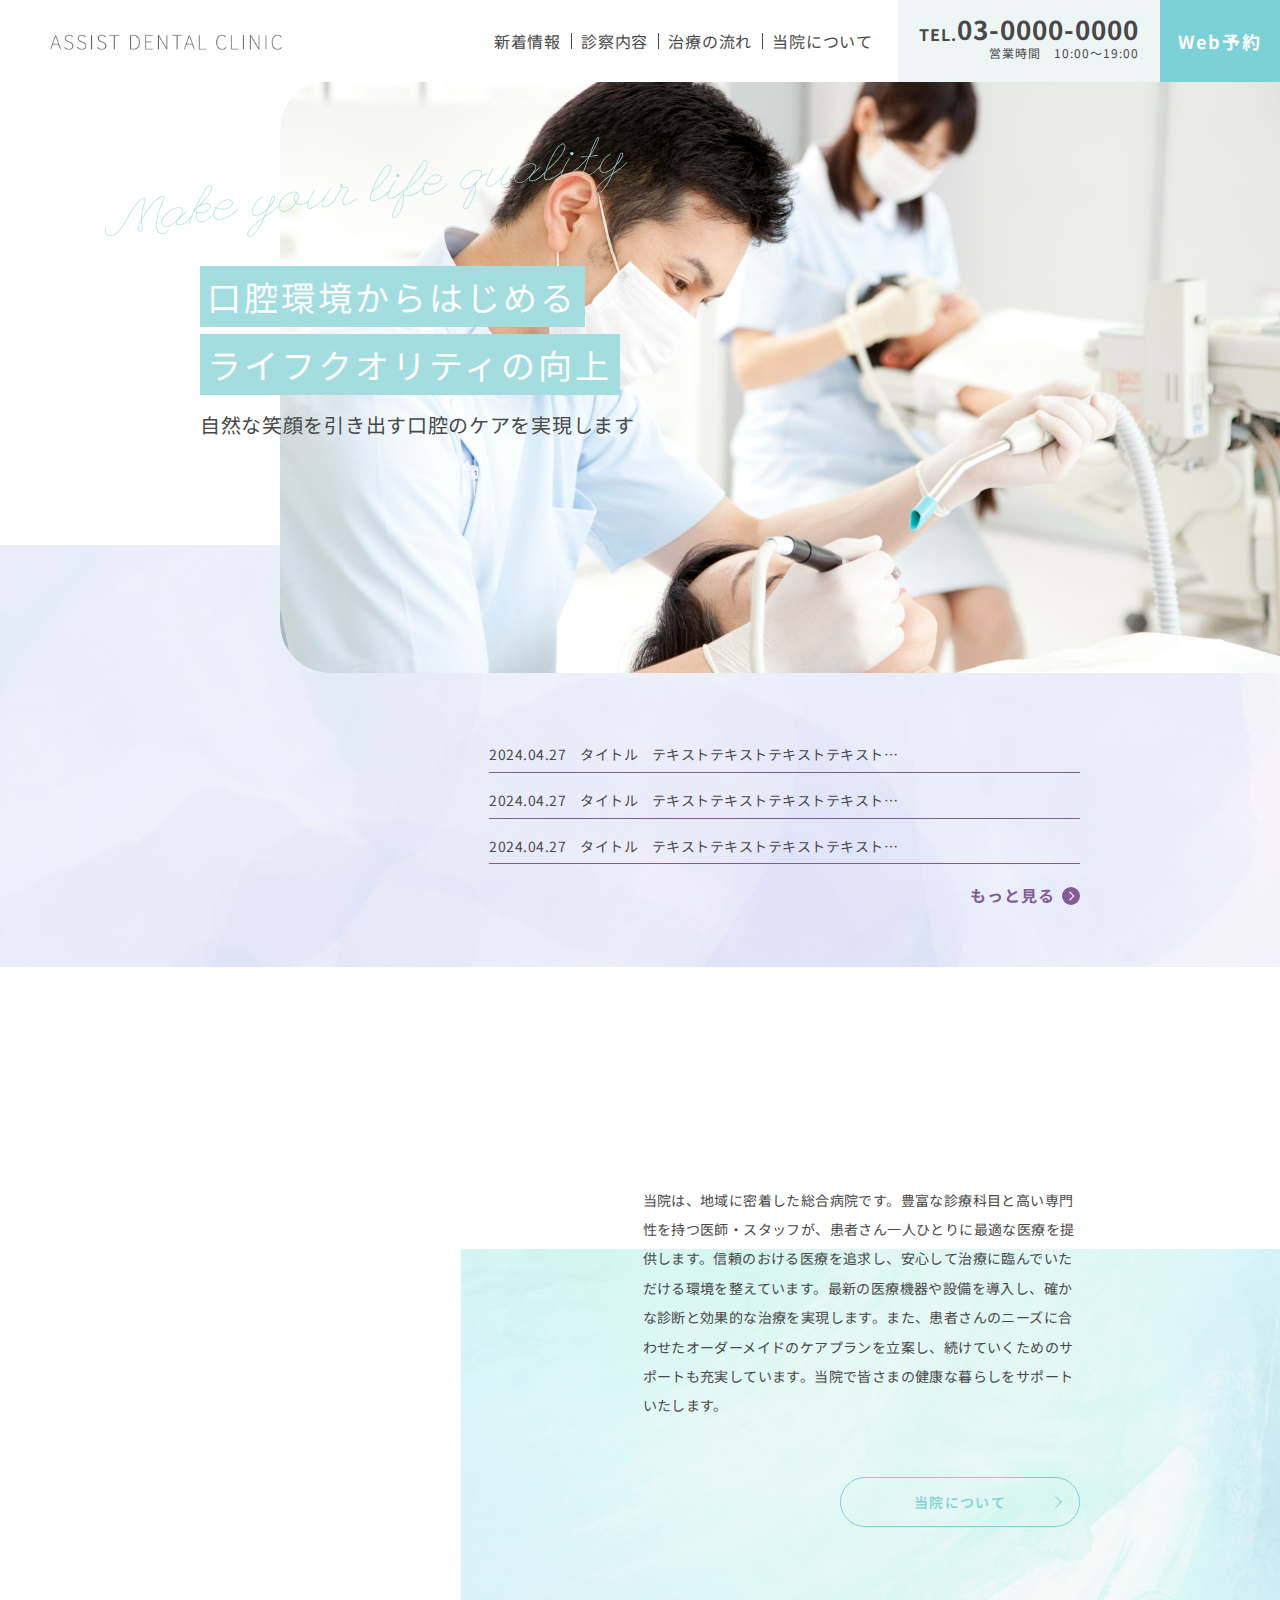
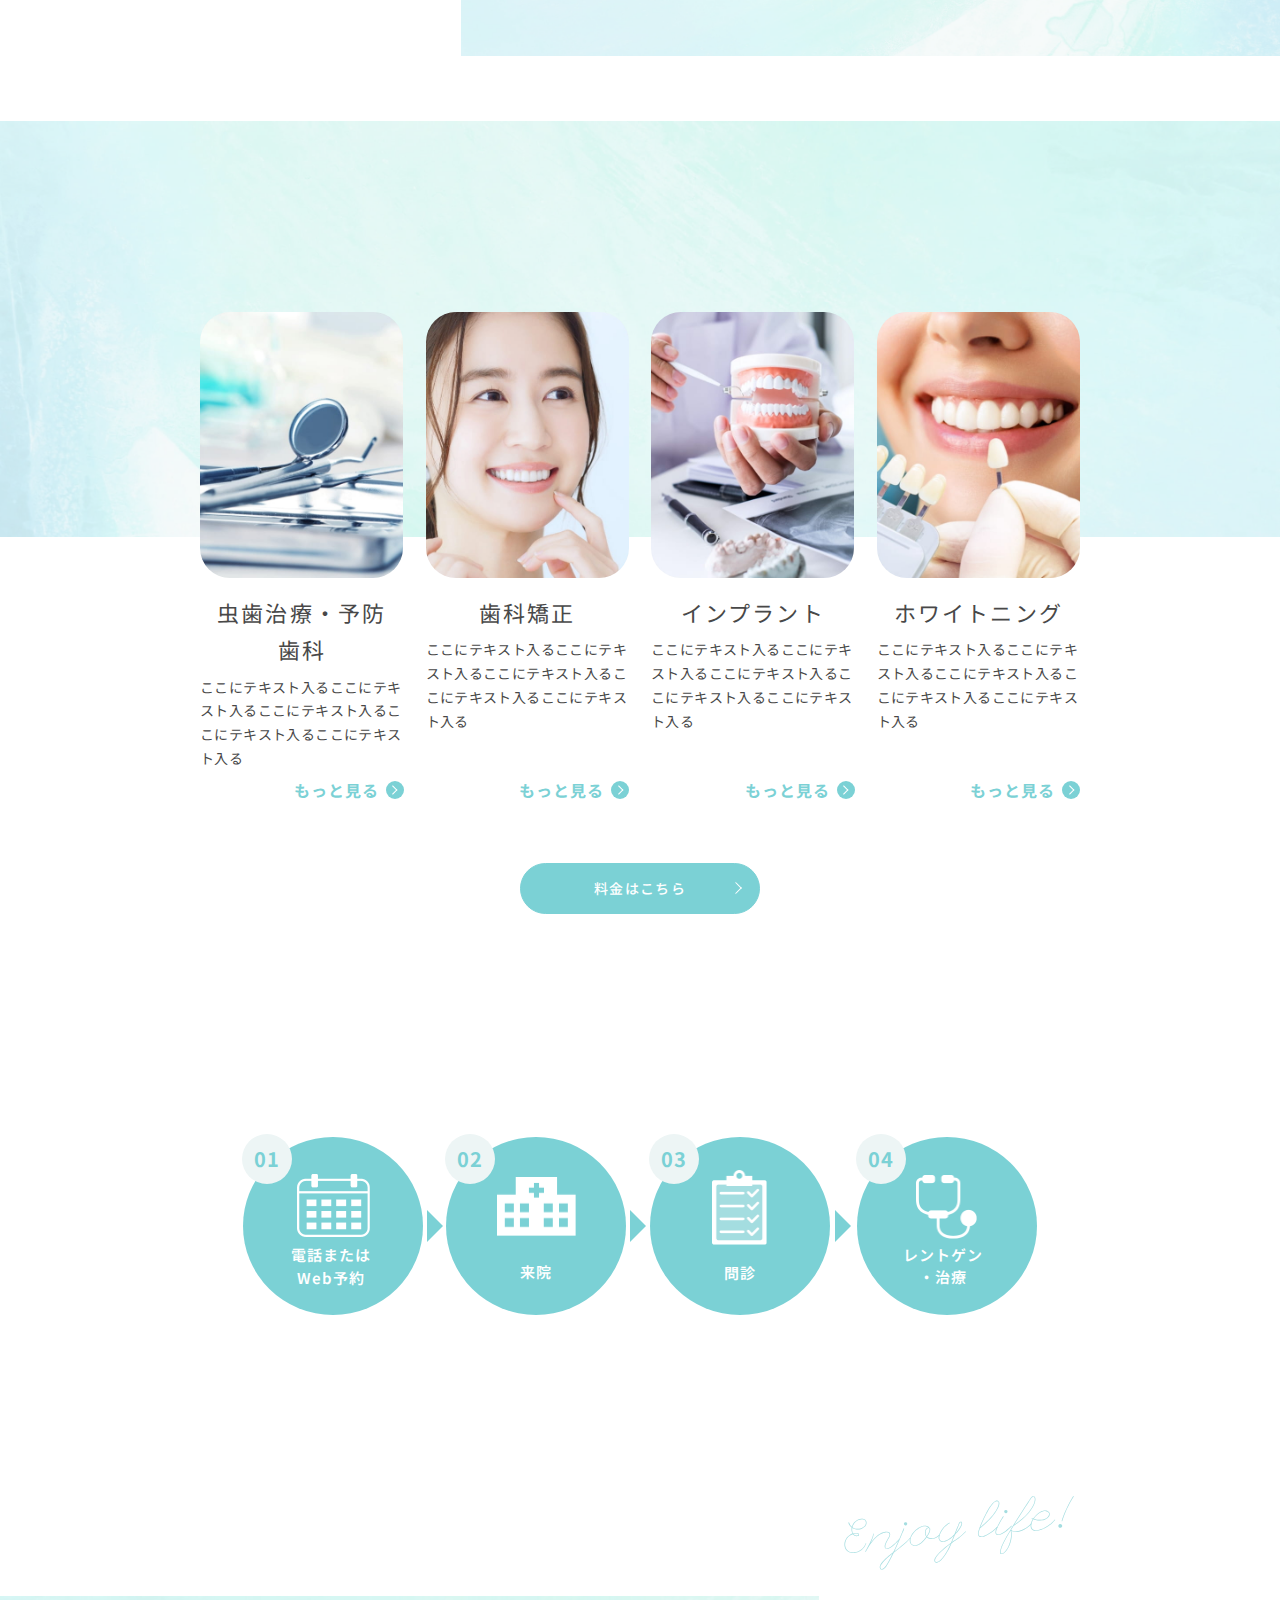
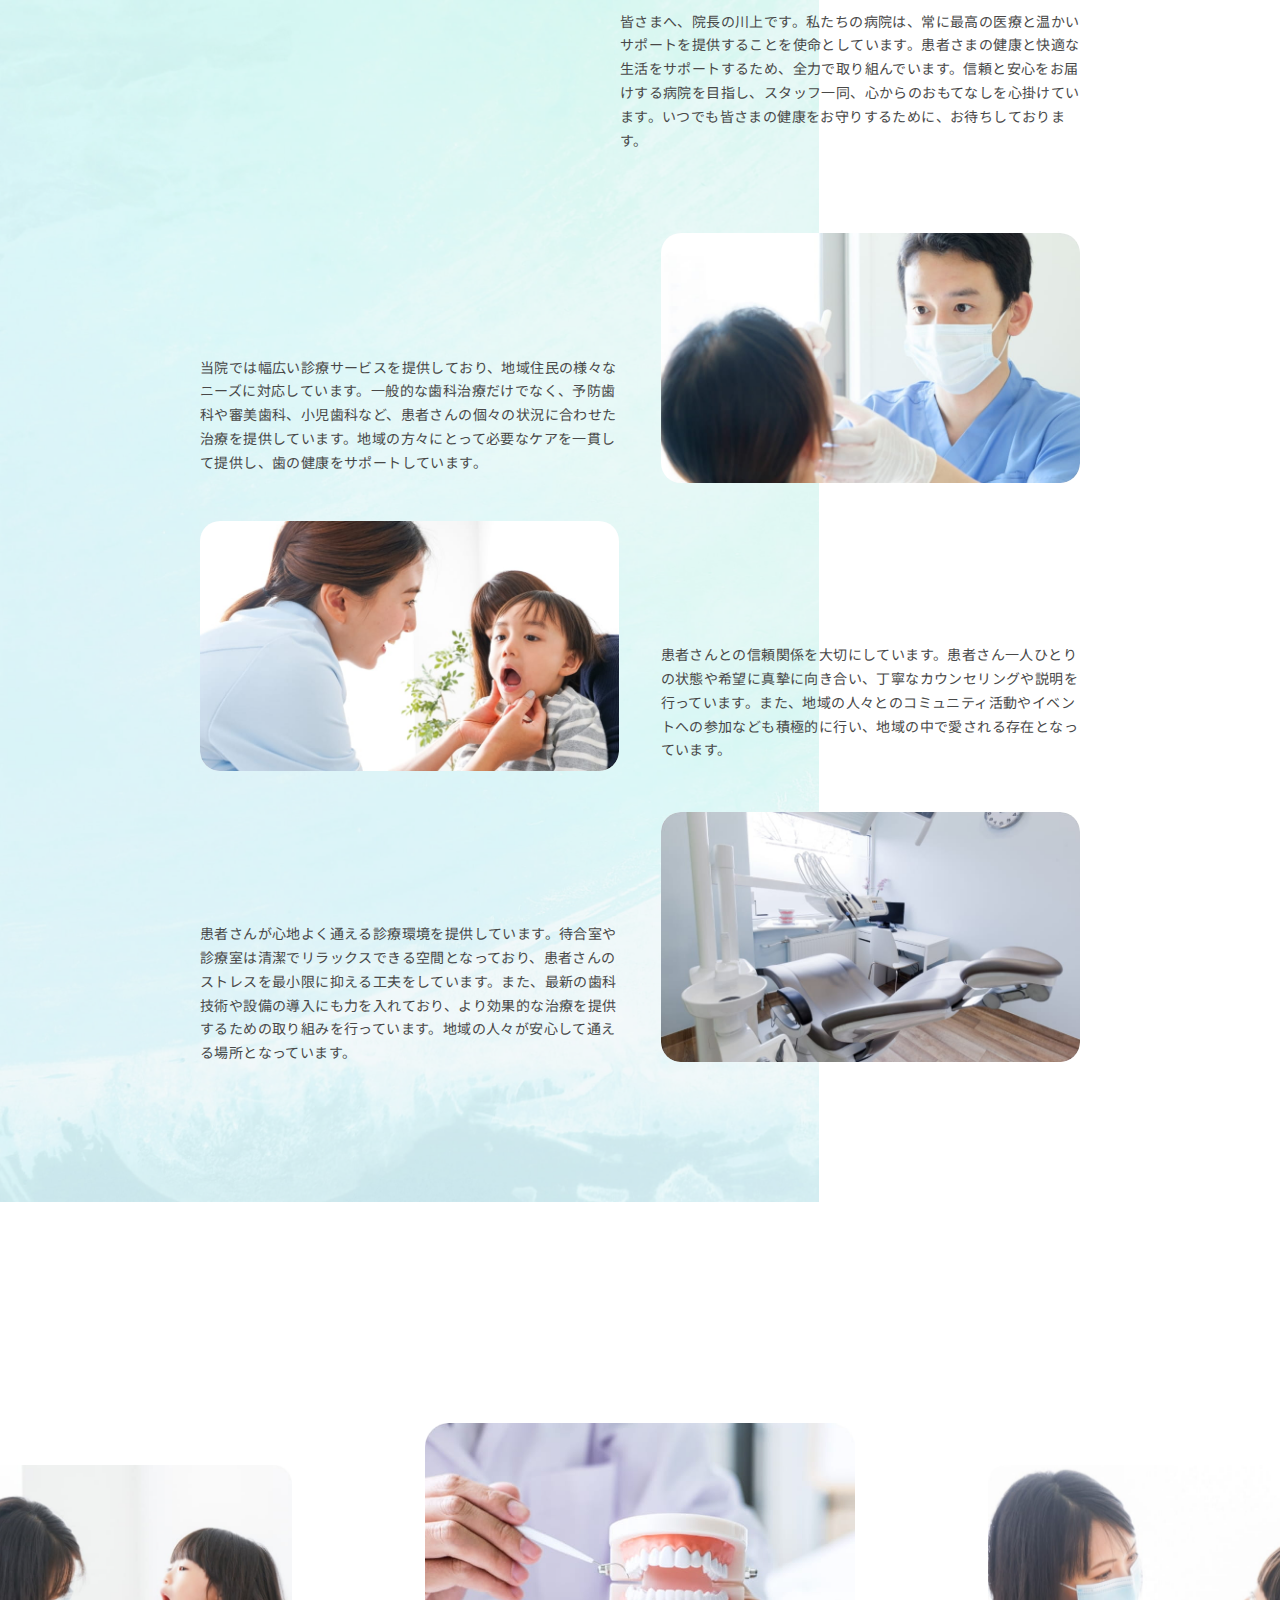
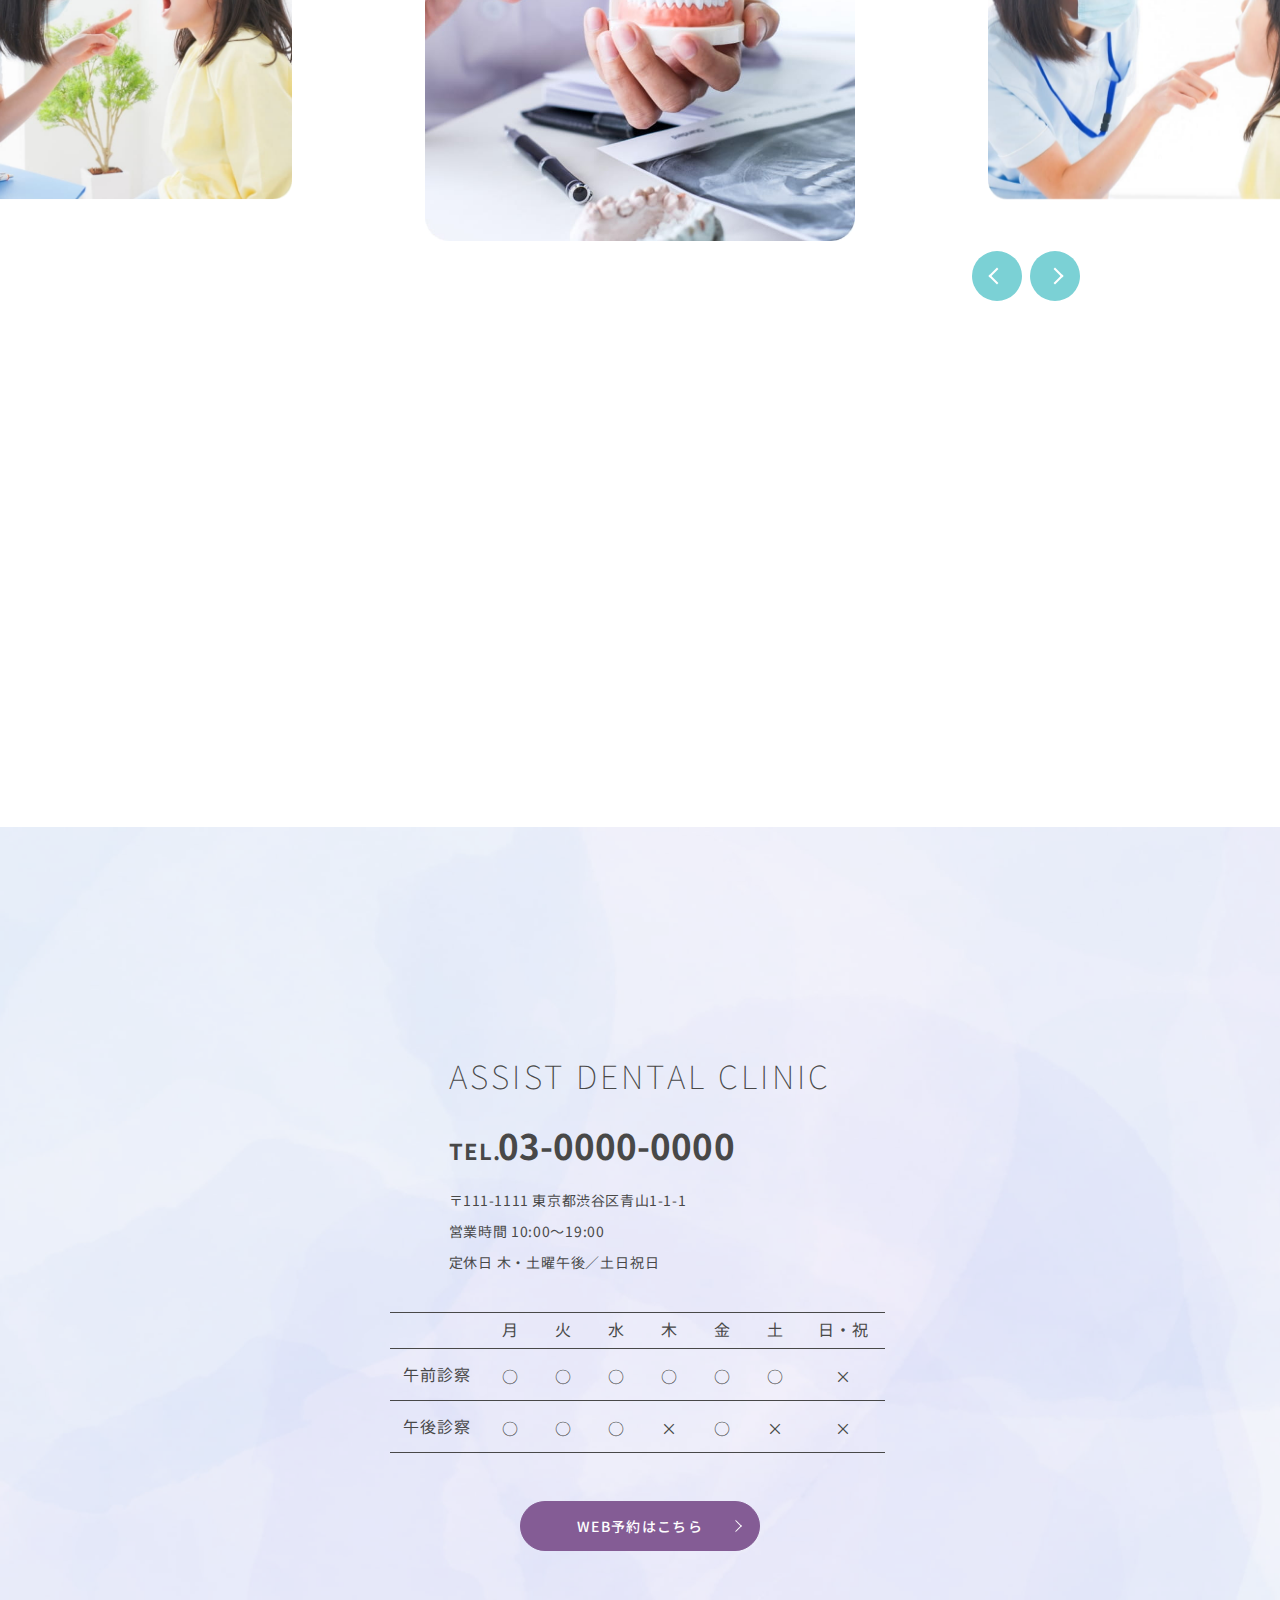
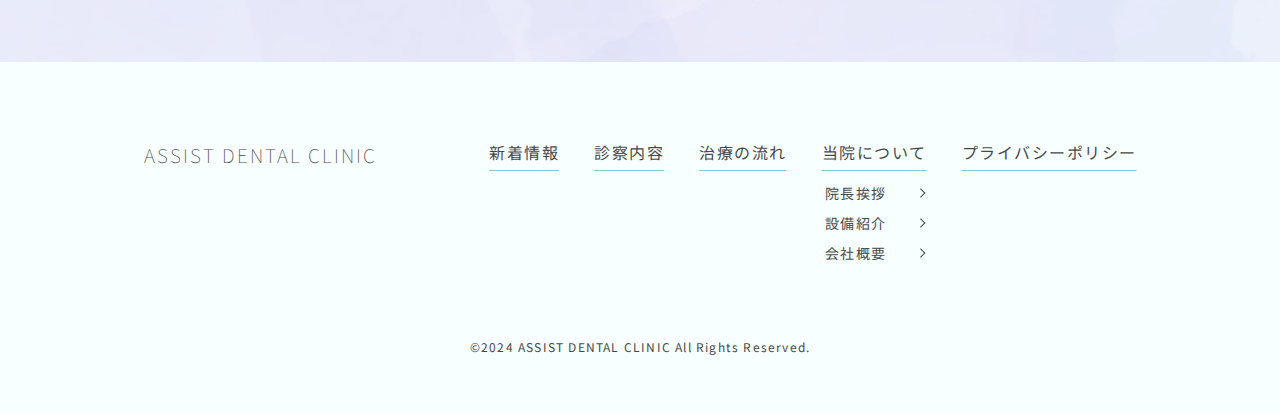
<file: index.html>
<!DOCTYPE html>
<html lang="ja">
  <head>
    <meta charset="UTF-8" />
    <meta name="viewport" content="width=device-width,initial-scale=1.0" />
    <meta name="format-detection" content="telephone=no" />
    <!-- meta情報 -->
    <title>ASSIST DENTAL CLINIC</title>
    <meta
      name="description"
      content="ASSIST DENTAL CLINIC/口腔環境からはじめるライフクオリティの向上"
    />
    <meta name="keywords" content="歯医者,口腔の悩み,ライフクオリティの向上" />
    <!-- noindex -->
    <meta name="ots" content="noindex" />
    <!-- nofollow -->
    <meta name="robots" content="nofollow" />
    <!-- ogp -->
    <meta property="og:title" content="ASSIST DENTAL CLINIC" />
    <meta property="og:type" content="website" />
    <meta
      property="og:url"
      content="https://xs589126.xsrv.jp/assist_dental_clinic_test/"
    />
    <meta
      property="og:image"
      content="https://xs589126.xsrv.jp/assist_dental_clinic_test/images/doctor.jpg"
    />
    <meta property="og:site_name" content="ASSIST DENTAL CLINIC" />
    <meta
      property="og:description"
      content="ASSIST DENTAL CLINIC/口腔環境からはじめるライフクオリティの向上"
    />
    <!-- ファビコン -->
    <link rel="icon" href="./images/favicon.ico" />
    <!-- google fonts -->
    <link rel="preconnect" href="https://fonts.googleapis.com" />
    <link rel="preconnect" href="https://fonts.gstatic.com" crossorigin />
    <link
      href="https://fonts.googleapis.com/css2?family=Lato:ital,wght@0,100;0,300;0,400;0,700;0,900;1,100;1,300;1,400;1,700;1,900&family=League+Script&family=Noto+Sans+JP:wght@100..900&display=swap"
      rel="stylesheet"
    />
    <!-- css -->
    <link rel="stylesheet" href="./css/swiper-bundle.min.css" />
    <link rel="stylesheet" href="./css/styles.css" />
    <!-- JavaScript -->
    <script src="https://code.jquery.com/jquery-3.6.0.js"></script>
    <script defer src="./js/script.js"></script>
    <script src="./js/swiper-bundle.min.js"></script>
  </head>
  <body>
    <!-- ヘッダー -->
    <header class="p-header l-header js-header">
      <div class="p-header__wrapper">
        <h1 class="p-header__logo js-header">
          <a href="#" class="p-header__logo-image js-header">
            <img src="./images/logo.png" alt="会社ロゴ" />
          </a>
        </h1>
        <button class="p-header__hamburger js-hamburger">
          <span></span>
          <span></span>
          <span></span>
        </button>
        <nav class="p-header__nav js-drawer">
          <div class="p-header__nav-inner">
            <div class="p-header__nav-inner2">
              <ul class="p-header__nav-list">
                <li class="p-header__nav-item">
                  <a href="#news">新着情報</a>
                </li>
                <li class="p-header__nav-item">
                  <a href="#treatment">診察内容</a>
                </li>
                <li class="p-header__nav-item">
                  <a href="#flow">治療の流れ</a>
                </li>
                <li
                  class="p-header__nav-item p-header__nav-arrow p-header__nav-accordion js-accordion-title"
                >
                  <a href="./about.html">当院について</a>
                  <ul class="p-header__dropMenu p-header-dropMenu">
                    <li class="p-header-dropMenu__item">
                      <a href="./about.html#about"><span>院長挨拶</span></a>
                    </li>
                    <li class="p-header-dropMenu__item">
                      <a href="./about.html#facility"><span>設備紹介</span></a>
                    </li>
                    <li class="p-header-dropMenu__item">
                      <a href="./about.html#company"><span>会社概要</span></a>
                    </li>
                  </ul>
                </li>
              </ul>
              <ul class="p-header__btnList">
                <li class="p-header__btnItem">
                  <a href="tel:03-0000-0000" class="c-btn03">
                    <span> 03-0000-0000</span></a
                  >
                </li>
                <li class="p-header__btnItem p-header__btnItem--reservation">
                  <a href="./reservation.html" class="c-btn02"
                    ><img
                      src="./images/reservation.png"
                      alt="カレンダーの画像"
                    />Web予約</a
                  >
                </li>
              </ul>
            </div>
          </div>
        </nav>
      </div>
    </header>

    <main class="l-main">
      <!-- フロートインフォメーション---------------------------------------------------- -->
      <div class="p-float">
        <div class="p-float__tel">
          <a href="tel:03-0000-0000">
            <div class="p-float__tel-inner">
              <div class="p-float__tel-image">
                <img src="./images/tel.png" alt="電話のアイコン" />
              </div>
              <div class="p-float__tel-text">
                <p class="p-float__tel-number">03-0000-0000</p>
              </div>
            </div>
          </a>
        </div>
        <div class="p-float__reservation">
          <a href="./reservation.html">
            <div class="p-float__reservation-inner">
              <div class="p-float__reservation-image">
                <img src="./images/reservation.png" alt="カレンダーの画像" />
              </div>
              <p class="p-float__reservation-text">Web予約</p>
            </div></a
          >
        </div>
      </div>
      <!-- メインビュー--------------------------------- -->
      <div class="p-main-catch">
        <div class="p-main-catch__image fade-in-ready fade-in fade-in-right">
          <picture>
            <source
              srcset="./images/main-view-pc.jpg"
              media="(min-width: 768px)"
            />
            <img src="./images/main-view-sp.jpg" alt="歯科医" />
          </picture>
        </div>
        <div class="p-main-catch__wrapper">
          <div
            class="p-main-catch__container fade-in-ready fade-in fade-in-left"
          >
            <p class="p-main-catch__top">Make your life quality</p>
            <div class="p-main-catch__box">
              <p class="p-main-catch__text">口腔環境からはじめる</p>
              <p class="p-main-catch__text">ライフクオリティの向上</p>
              <p class="p-main-catch__text-sub">
                自然な笑顔を引き出す口腔のケアを実現します
              </p>
            </div>
          </div>
        </div>
      </div>

      <!-- 新着情報--------------------------------- -->
      <section id="news" class="p-news l-news">
        <div class="p-news__wrapper">
          <div class="p-news__box">
            <h2
              class="c-section-title c-section-title--purple p-news__section-title fade-in fade-in-up"
              data-en="News"
            >
              新着情報
            </h2>
            <div class="p-news__items">
              <div class="p-news__item">
                <a href="#">
                  <div class="p-news__head">
                    <time class="p-news__date" datetime="2024-04-27"
                      >2024.04.27</time
                    >
                  </div>
                  <div class="p-news__body">
                    <p class="p-news__body-title">タイトル</p>
                    <p class="p-news__body-text">
                      テキストテキストテキストテキスト…
                    </p>
                  </div>
                </a>
              </div>
              <div class="p-news__item">
                <a href="#">
                  <div class="p-news__head">
                    <time class="p-news__date" datetime="2024-04-27"
                      >2024.04.27</time
                    >
                  </div>
                  <div class="p-news__body">
                    <p class="p-news__body-title">タイトル</p>
                    <p class="p-news__body-text">
                      テキストテキストテキストテキスト…
                    </p>
                  </div>
                </a>
              </div>
              <div class="p-news__item">
                <a href="#">
                  <div class="p-news__head">
                    <time class="p-news__date" datetime="2024-04-27"
                      >2024.04.27</time
                    >
                  </div>
                  <div class="p-news__body">
                    <p class="p-news__body-title">タイトル</p>
                    <p class="p-news__body-text">
                      テキストテキストテキストテキスト…
                    </p>
                  </div>
                </a>
              </div>
            </div>
          </div>
          <div class="p-news__more">
            <a class="c-button-more c-button-more--purple" href="#"
              >もっと見る<span
                class="c-button-more__inner c-button-more__inner--purple"
              ></span>
            </a>
          </div>
        </div>
      </section>

      <!-- top 私たちについて--------------------------------- -->
      <section class="p-about-top l-about-top">
        <div class="p-about-top__wrapper">
          <div class="p-about-top__box">
            <div class="p-about-top__image-box">
              <div class="p-about-top__image1 fade-in fade-in-left">
                <img
                  src="./images/about1.jpg"
                  alt="女の子が口を開けている写真"
                />
              </div>
              <div class="p-about-top__image2 fade-in fade-in-right">
                <img src="./images/about2.jpg" alt="歯医者の椅子" />
              </div>
            </div>
            <div class="p-about-top__text-box">
              <h2
                class="c-section-title p-about-top__title fade-in fade-in-up"
                data-en="About us"
              >
                わたしたちについて
              </h2>

              <p class="p-about-top__text">
                当院は、地域に密着した総合病院です。豊富な診療科目と高い専門性を持つ医師・スタッフが、患者さん一人ひとりに最適な医療を提供します。信頼のおける医療を追求し、安心して治療に臨んでいただける環境を整えています。最新の医療機器や設備を導入し、確かな診断と効果的な治療を実現します。また、患者さんのニーズに合わせたオーダーメイドのケアプランを立案し、続けていくためのサポートも充実しています。当院で皆さまの健康な暮らしをサポートいたします。
              </p>
              <div class="p-about-top__more">
                <a class="c-button" href="./about.html"
                  ><span class="c-button__inner">当院について</span></a
                >
              </div>
            </div>
          </div>
        </div>
      </section>

      <!-- カード (トリートメント)-------------------------------------- -->
      <section id="treatment" class="p-treatment l-treatment">
        <div class="p-treatment__wrapper">
          <h2
            class="c-section-title p-treatment__title fade-in fade-in-up"
            data-en="Treatment details"
          >
            診療内容
          </h2>

          <div class="p-treatment__cards">
            <div class="c-card p-treatment__card">
              <div class="c-card__image p-treatment__card-image">
                <picture>
                  <source
                    srcset="./images/treatment-pc1.jpg"
                    media="(min-width: 768px)" />
                  <img src="./images/treatment-sp1.jpg" alt="歯科用品"
                /></picture>
              </div>
              <div class="c-card__body p-treatment__card-body">
                <h3
                  class="c-card__title p-treatment__card-title p-treatment__card-title1"
                >
                  虫歯治療・予防歯科
                </h3>
                <p class="c-card__text p-treatment__card-text">
                  ここにテキスト入るここにテキスト入るここにテキスト入るここにテキスト入るここにテキスト入る
                </p>
              </div>
              <div class="p-treatment__button">
                <a class="c-button-more" href="#"
                  >もっと見る<span class="c-button-more__inner"></span
                ></a>
              </div>
            </div>
            <div class="c-card p-treatment__card">
              <div class="c-card__image p-treatment__card-image">
                <picture>
                  <source
                    srcset="./images/treatment-pc2.jpg"
                    media="(min-width: 768px)" />
                  <img
                    src="./images/treatment-sp2.jpg"
                    alt="女性のアップの写真"
                /></picture>
              </div>
              <div class="c-card__body p-treatment__card-body">
                <h3 class="c-card__title p-treatment__card-title">歯科矯正</h3>
                <p class="c-card__text p-treatment__card-text">
                  ここにテキスト入るここにテキスト入るここにテキスト入るここにテキスト入るここにテキスト入る
                </p>
              </div>
              <div class="p-treatment__button">
                <a class="c-button-more" href="#"
                  >もっと見る<span class="c-button-more__inner"></span
                ></a>
              </div>
            </div>
            <div class="c-card p-treatment__card">
              <div class="c-card__image p-treatment__card-image">
                <picture>
                  <source
                    srcset="./images/treatment-pc3.jpg"
                    media="(min-width: 768px)" />
                  <img src="./images/treatment-sp3.jpg" alt="歯の模型"
                /></picture>
              </div>
              <div class="c-card__body p-treatment__card-body">
                <h3 class="c-card__title p-treatment__card-title">
                  インプラント
                </h3>
                <p class="c-card__text p-treatment__card-text">
                  ここにテキスト入るここにテキスト入るここにテキスト入るここにテキスト入るここにテキスト入る
                </p>
              </div>
              <div class="p-treatment__button">
                <a class="c-button-more" href="#"
                  >もっと見る<span class="c-button-more__inner"></span
                ></a>
              </div>
            </div>
            <div class="c-card p-treatment__card">
              <div class="c-card__image p-treatment__card-image">
                <picture>
                  <source
                    srcset="./images/treatment-pc4.jpg"
                    media="(min-width: 768px)" />
                  <img
                    src="./images/treatment-sp4.jpg"
                    alt="歯のホワイトニングの写真"
                /></picture>
              </div>
              <div class="c-card__body p-treatment__card-body">
                <h3
                  class="c-card__title p-treatment__card-title p-treatment__card-title4"
                >
                  ホワイトニング
                </h3>
                <p class="c-card__text p-treatment__card-text">
                  ここにテキスト入るここにテキスト入るここにテキスト入るここにテキスト入るここにテキスト入る
                </p>
              </div>
              <div class="p-treatment__button">
                <a class="c-button-more" href="#"
                  >もっと見る<span class="c-button-more__inner"></span
                ></a>
              </div>
            </div>
          </div>
          <div class="p-treatment__button-box">
            <a class="c-button c-button--blue" href="#"
              ><span class="c-button__inner">料金はこちら</span></a
            >
          </div>
        </div>
      </section>

      <!-- 治療の流れ-------------------------------------- -->
      <section id="flow" class="p-flow l-flow">
        <div class="p-flow__wrapper">
          <div class="p-flow__container">
            <h2
              class="c-section-title p-flow__title fade-in fade-in-up"
              data-en="Flow "
            >
              治療の流れ
            </h2>

            <ul class="p-flow__list">
              <li class="p-flow__item">
                <div class="p-flow__number">01</div>
                <div class="p-flow__image1">
                  <img src="./images/flow1.png" alt="カレンダーの画像" />
                </div>
                <p class="p-flow__text p-flow__text1">
                  電話または<br />Web予約
                </p>
              </li>
              <li class="p-flow__arrow-box">
                <div class="p-flow__arrow"></div>
              </li>
              <li class="p-flow__item p-flow__item2">
                <div class="p-flow__number">02</div>
                <div class="p-flow__image2">
                  <img src="./images/flow2.png" alt="病院のアイコン" />
                </div>
                <p class="p-flow__text p-flow__text2">来院</p>
              </li>
              <li class="p-flow__arrow-box p-flow__arrow-box2">
                <div class="p-flow__arrow"></div>
              </li>
              <li class="p-flow__item p-flow__item3">
                <div class="p-flow__number">03</div>
                <div class="p-flow__image3">
                  <img src="./images/flow3.png" alt="カルテのアイコン" />
                </div>
                <p class="p-flow__text p-flow__text3">問診</p>
              </li>
              <li class="p-flow__arrow-box p-flow__arrow-box3">
                <div class="p-flow__arrow"></div>
              </li>
              <li class="p-flow__item">
                <div class="p-flow__number">04</div>
                <div class="p-flow__image4">
                  <img src="./images/flow4.png" alt="聴診器のアイコン" />
                </div>
                <p class="p-flow__text p-flow__text4">レントゲン<br />・治療</p>
              </li>
            </ul>
          </div>
        </div>
      </section>

      <!-- メッセージ-------------------------------------- -->
      <section class="p-message l-message">
        <div class="p-message__wrapper">
          <div class="p-message__container">
            <h2
              class="c-section-title p-message__title-sp fade-in fade-in-up"
              data-en=" Message"
            >
              院長ご挨拶
            </h2>

            <div class="p-message__image fade-in fade-in-left">
              <picture>
                <source
                  srcset="./images/message-pc.jpg"
                  media="(min-width: 768px)" />
                <img src="./images/message-sp.jpg" alt="歯科医と患者の女性"
              /></picture>
            </div>
            <div class="p-message__box">
              <h2
                class="c-section-title p-message__title-pc fade-in fade-in-up"
                data-en=" Message"
              >
                院長ご挨拶
              </h2>

              <p class="p-message__catch">Enjoy life!</p>
              <p class="p-message__text">
                皆さまへ、院長の川上です。私たちの病院は、常に最高の医療と温かいサポートを提供することを使命としています。患者さまの健康と快適な生活をサポートするため、全力で取り組んでいます。信頼と安心をお届けする病院を目指し、スタッフ一同、心からのおもてなしを心掛けています。いつでも皆さまの健康をお守りするために、お待ちしております。
              </p>
            </div>
          </div>
        </div>
      </section>

      <!-- カード (ポイント)-------------------------------------- -->
      <section class="p-point l-point">
        <div class="p-point__wrapper">
          <div class="c-card p-point__card p-point__card-reverse">
            <div class="c-card__image p-point__card-image">
              <picture>
                <source
                  srcset="./images/point-pc1.jpg"
                  media="(min-width: 768px)" />
                <img src="./images/point-sp1.jpg" alt="歯科医の診察の様子"
              /></picture>
            </div>
            <div class="c-card__body p-point__card-body">
              <div class="c-card__head p-point__card-head fade-in fade-in-up">
                <p class="c-card__sub-title p-point__card-sub-title">
                  Point 01
                </p>
                <h3 class="c-card__title p-point__card-title">
                  <span class="p-point__card-title--heading">最</span
                  >高の医療と温かいサポートを
                </h3>
              </div>
              <p class="c-card__text p-point__card-text">
                当院では幅広い診療サービスを提供しており、地域住民の様々なニーズに対応しています。一般的な歯科治療だけでなく、予防歯科や審美歯科、小児歯科など、患者さんの個々の状況に合わせた治療を提供しています。地域の方々にとって必要なケアを一貫して提供し、歯の健康をサポートしています。
              </p>
            </div>
          </div>
          <div class="c-card p-point__card">
            <div class="c-card__image p-point__card-image">
              <picture>
                <source
                  srcset="./images/point-pc2.jpg"
                  media="(min-width: 768px)" />
                <img
                  src="./images/point-sp2.jpg"
                  alt="幼児が口を医者に見せている写真"
              /></picture>
            </div>
            <div class="c-card__body p-point__card-body">
              <div class="c-card__head p-point__card-head fade-in fade-in-up">
                <p class="c-card__sub-title p-point__card-sub-title">
                  Point 02
                </p>
                <h3 class="c-card__title p-point__card-title">
                  <span class="p-point__card-title--heading">地</span
                  >域の人々との信頼関係の構築
                </h3>
              </div>
              <p class="c-card__text p-point__card-text">
                患者さんとの信頼関係を大切にしています。患者さん一人ひとりの状態や希望に真摯に向き合い、丁寧なカウンセリングや説明を行っています。また、地域の人々とのコミュニティ活動やイベントへの参加なども積極的に行い、地域の中で愛される存在となっています。
              </p>
            </div>
          </div>
          <div class="c-card p-point__card p-point__card-reverse">
            <div class="c-card__image p-point__card-image">
              <picture>
                <source
                  srcset="./images/point-pc3.jpg"
                  media="(min-width: 768px)" />
                <img src="./images/point-sp3.jpg" alt="歯医者の椅子"
              /></picture>
            </div>
            <div class="c-card__body p-point__card-body">
              <div class="c-card__head p-point__card-head fade-in fade-in-up">
                <p class="c-card__sub-title p-point__card-sub-title">
                  Point 03
                </p>
                <h3 class="c-card__title p-point__card-title">
                  <span class="p-point__card-title--heading">快</span
                  >適な環境と最新の技術の導入
                </h3>
              </div>
              <p class="c-card__text p-point__card-text">
                患者さんが心地よく通える診療環境を提供しています。待合室や診療室は清潔でリラックスできる空間となっており、患者さんのストレスを最小限に抑える工夫をしています。また、最新の歯科技術や設備の導入にも力を入れており、より効果的な治療を提供するための取り組みを行っています。地域の人々が安心して通える場所となっています。
              </p>
            </div>
          </div>
        </div>
      </section>
      <!-- スワイパー -------------------------------------------------->
      <section class="p-interior l-interior">
        <h2
          class="c-section-title p-interior__title fade-in fade-in-up"
          data-en="Dental clinic interior "
        >
          院内風景
        </h2>

        <!-- Slider main container -->
        <div class="swiper">
          <!-- Additional required wrapper -->
          <div class="swiper-wrapper">
            <!-- Slides -->
            <div class="swiper-slide">
              <div class="p-swiper__image">
                <img src="./images/interior1.jpg" alt="歯の模型" />
              </div>
            </div>
            <div class="swiper-slide">
              <div class="p-swiper__image">
                <img src="./images/interior2.jpg" alt="歯科医の診察の様子" />
              </div>
            </div>
            <div class="swiper-slide">
              <div class="p-swiper__image">
                <img src="./images/interior3.jpg" alt="歯医者の受付" />
              </div>
            </div>
            <div class="swiper-slide">
              <div class="p-swiper__image">
                <img src="./images/interior4.jpg" alt="歯科医と患者の女性" />
              </div>
            </div>
            <div class="swiper-slide">
              <div class="p-swiper__image">
                <img src="./images/interior5.jpg" alt="女性のアップの写真" />
              </div>
            </div>
            <div class="swiper-slide">
              <div class="p-swiper__image">
                <img src="./images/interior6.jpg" alt="歯医者の椅子" />
              </div>
            </div>
            <div class="swiper-slide">
              <div class="p-swiper__image">
                <img
                  src="./images/interior7.jpg"
                  alt="幼児が口を医者に見せている写真"
                />
              </div>
            </div>
          </div>
          <!-- navigation buttons -->
          <div class="swiper-button-prev"></div>
          <div class="swiper-button-next"></div>
        </div>
      </section>
      <!-- アクセス-------------------------------------- -->
      <section class="p-access l-access">
        <div class="p-access__wrapper">
          <h2
            class="c-section-title p-access__title fade-in fade-in-up"
            data-en=" Access"
          >
            アクセス
          </h2>

          <iframe
            src="https://www.google.com/maps/embed?pb=!1m18!1m12!1m3!1d12965.498339496027!2d139.70785591780162!3d35.667777561462465!2m3!1f0!2f0!3f0!3m2!1i1024!2i768!4f13.1!3m3!1m2!1s0x60188c9deb4e46b9%3A0x9d1be9b7bffd0ba!2z5p2x5Lqs6YO95riv5Yy6IOmdkuWxsQ!5e0!3m2!1sja!2sjp!4v1717190223356!5m2!1sja!2sjp"
            width="600"
            height="450"
            style="border: 0"
            allowfullscreen=""
            loading="lazy"
            referrerpolicy="no-referrer-when-downgrade"
          ></iframe>

          <div class="p-access__box">
            <div class="p-access__information-box">
              <p class="p-access__logo">ASSIST DENTAL CLINIC</p>
              <p class="p-access__tel">
                TEL.<span class="p-access__tel-number">03-0000-0000</span>
              </p>
              <p class="p-access__address">〒111-1111 東京都渋谷区青山1-1-1</p>
              <p class="p-access__time">営業時間 10:00〜19:00</p>
              <p class="p-access__close">定休日 木・土曜午後／土日祝日</p>
            </div>
            <div class="p-access__schedule-box">
              <table class="p-access__schedule">
                <tbody>
                  <tr>
                    <th class="p-access__schedule-title"></th>
                    <th class="p-access__schedule-title">月</th>
                    <th class="p-access__schedule-title">火</th>
                    <th class="p-access__schedule-title">水</th>
                    <th class="p-access__schedule-title">木</th>
                    <th class="p-access__schedule-title">金</th>
                    <th class="p-access__schedule-title">土</th>
                    <th
                      class="p-access__schedule-title p-access__schedule-title-sun"
                    >
                      日・祝
                    </th>
                  </tr>
                  <tr>
                    <td class="p-access__schedule-text p-access__schedule-hour">
                      午前診察
                    </td>
                    <td class="p-access__schedule-text">○</td>
                    <td class="p-access__schedule-text">○</td>
                    <td class="p-access__schedule-text">○</td>
                    <td class="p-access__schedule-text">○</td>
                    <td class="p-access__schedule-text">○</td>
                    <td class="p-access__schedule-text">○</td>
                    <td class="p-access__schedule-text">×</td>
                  </tr>
                  <tr>
                    <td class="p-access__schedule-text p-access__schedule-hour">
                      午後診察
                    </td>
                    <td class="p-access__schedule-text">○</td>
                    <td class="p-access__schedule-text">○</td>
                    <td class="p-access__schedule-text">○</td>
                    <td class="p-access__schedule-text">×</td>
                    <td class="p-access__schedule-text">○</td>
                    <td class="p-access__schedule-text">×</td>
                    <td class="p-access__schedule-text">×</td>
                  </tr>
                </tbody>
              </table>
            </div>
          </div>
          <div class="p-access__button">
            <a class="c-button c-button--purple" href="./reservation.html"
              ><span class="c-button__inner">WEB予約はこちら</span></a
            >
          </div>
        </div>
      </section>
    </main>

    <!-- フッター-------------------------------------------------------------- -->
    <footer class="p-footer l-footer">
      <div class="p-footer__wrapper">
        <div class="p-footer__head">
          <p class="p-footer__logo">ASSIST DENTAL CLINIC</p>
          <nav class="p-footer__nav">
            <ul class="p-footer__nav-list">
              <li class="p-footer__nav-item"><a href="#news">新着情報</a></li>
              <li class="p-footer__nav-item">
                <a href="#treatment">診察内容</a>
              </li>
              <li class="p-footer__nav-item">
                <a href="#flow">治療の流れ</a>
              </li>
              <li class="p-footer__nav-item p-footer__nav-no-border">
                <a href="./about.html">当院について</a>
                <ul class="p-footer__sub-list">
                  <li class="p-footer__sub-item">
                    <a href="./about.html#about">院長挨拶</a>
                  </li>
                  <li class="p-footer__sub-item">
                    <a href="./about.html#facility">設備紹介</a>
                  </li>
                  <li class="p-footer__sub-item">
                    <a href="./about.html#company">会社概要</a>
                  </li>
                </ul>
              </li>
              <li class="p-footer__nav-item">
                <a href="#">プライバシーポリシー</a>
              </li>
            </ul>
          </nav>
        </div>
        <div class="p-footer__bottom">
          <small>&copy;2024 ASSIST DENTAL CLINIC All Rights Reserved.</small>
        </div>
      </div>
    </footer>
  </body>
</html>
</file>
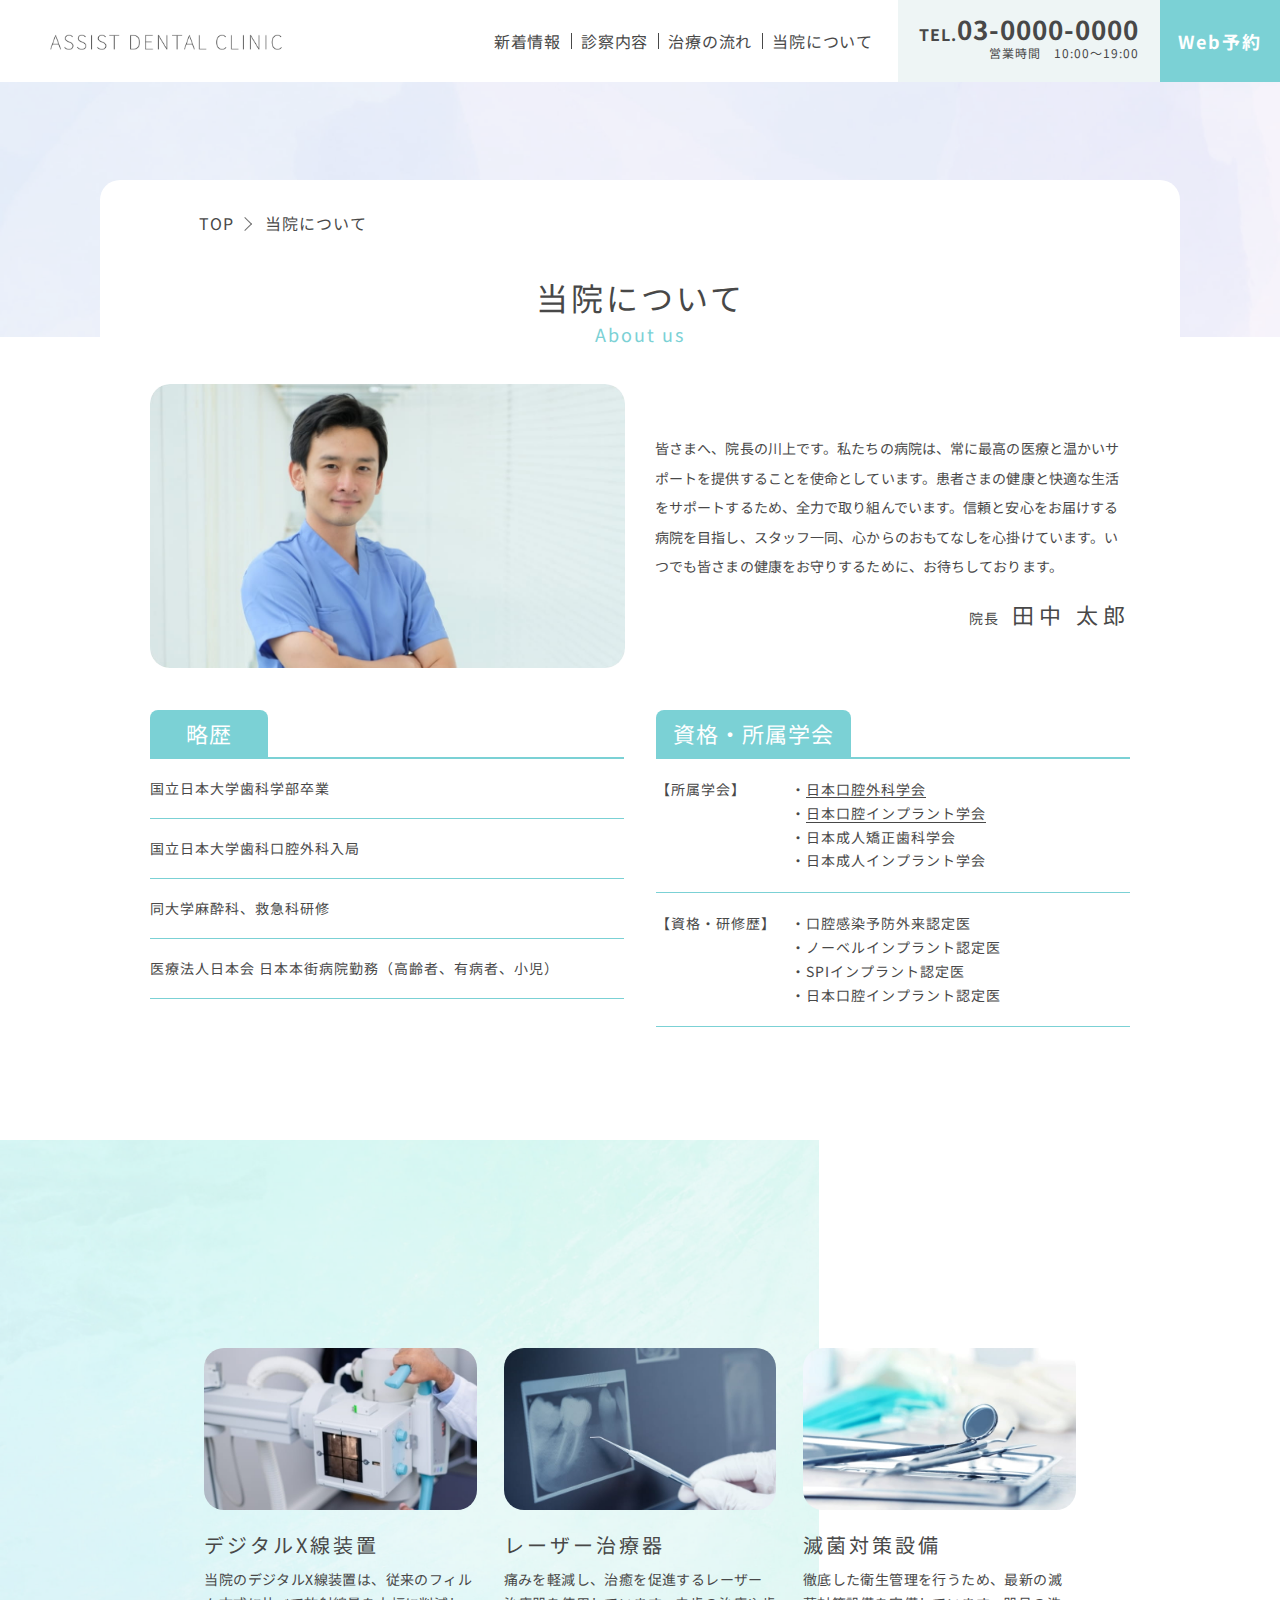
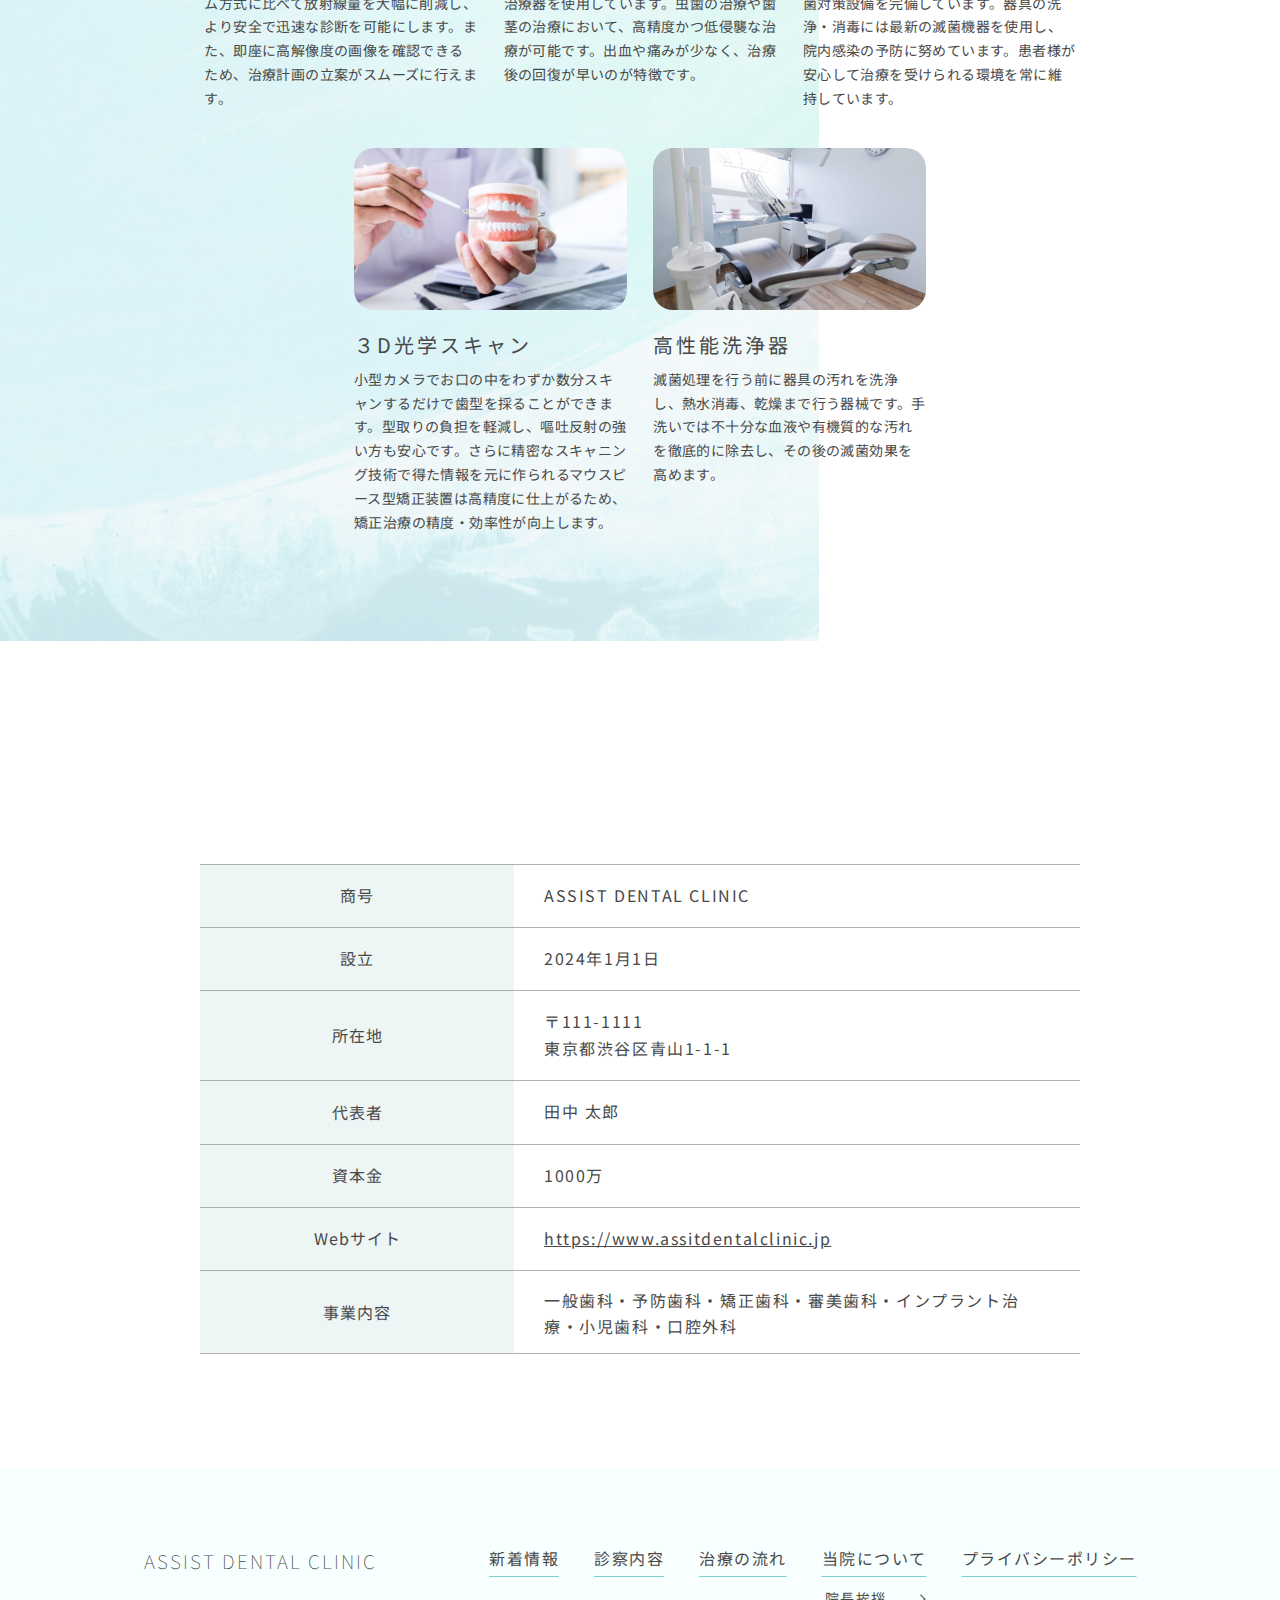
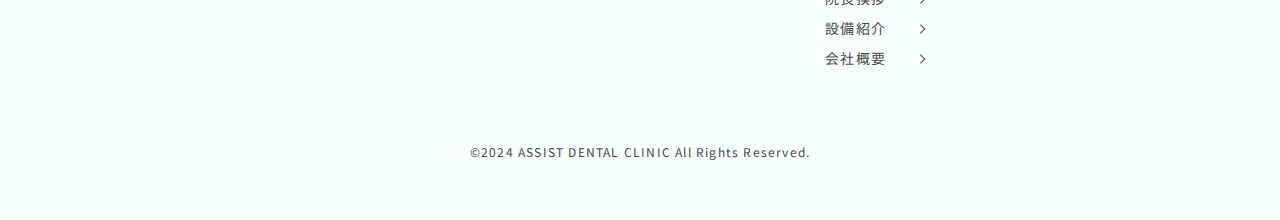
<file: about.html>
<!DOCTYPE html>
<html lang="ja">
  <head>
    <meta charset="UTF-8" />
    <meta name="viewport" content="width=device-width,initial-scale=1.0" />
    <meta name="format-detection" content="telephone=no" />
    <!-- meta情報 -->
    <title>About us-ASSIST DENTAL CLINIC</title>
    <meta
      name="description"
      content="ASSIST DENTAL CLINIC/口腔環境からはじめるライフクオリティの向上"
    />
    <meta name="keywords" content="歯医者,口腔の悩み,ライフクオリティの向上" />
    <!-- noindex -->
    <meta name="ots" content="noindex" />
    <!-- nofollow -->
    <meta name="robots" content="nofollow" />

    <!-- ogp -->
    <meta property="og:title" content="ASSIST DENTAL CLINIC" />
    <meta property="og:type" content="website" />
    <meta
      property="og:url"
      content="https://xs589126.xsrv.jp/assist_dental_clinic_test/"
    />
    <meta
      property="og:image"
      content="https://xs589126.xsrv.jp/assist_dental_clinic_test/images/doctor.jpg"
    />

    <meta property="og:site_name" content="ASSIST DENTAL CLINIC" />
    <meta
      property="og:description"
      content="ASSIST DENTAL CLINIC/口腔環境からはじめるライフクオリティの向上"
    />
    <!-- ファビコン -->
    <link rel="icon" href="./images/favicon.ico" />
    <!-- google fonts -->
    <link rel="preconnect" href="https://fonts.googleapis.com" />
    <link rel="preconnect" href="https://fonts.gstatic.com" crossorigin />
    <link
      href="https://fonts.googleapis.com/css2?family=Lato:ital,wght@0,100;0,300;0,400;0,700;0,900;1,100;1,300;1,400;1,700;1,900&family=League+Script&family=Noto+Sans+JP:wght@100..900&display=swap"
      rel="stylesheet"
    />
    <!-- css -->
    <link rel="stylesheet" href="./css/swiper-bundle.min.css" />
    <link rel="stylesheet" href="./css/styles.css" />
    <!-- JavaScript -->
    <script src="https://code.jquery.com/jquery-3.6.0.js"></script>
    <script defer src="./js/script.js"></script>
    <script src="./js/swiper-bundle.min.js"></script>
  </head>
  <body>
    <!-- ヘッダー -->
    <header class="p-header l-header js-header">
      <div class="p-header__wrapper">
        <h1 class="p-header__logo js-header">
          <a href="./index.html" class="p-header__logo-image js-header">
            <img src="./images/logo.png" alt="会社ロゴ" />
          </a>
        </h1>
        <button class="p-header__hamburger js-hamburger">
          <span></span>
          <span></span>
          <span></span>
        </button>
        <nav class="p-header__nav js-drawer">
          <div class="p-header__nav-inner">
            <div class="p-header__nav-inner2">
              <ul class="p-header__nav-list">
                <li class="p-header__nav-item">
                  <a href="./index.html#news">新着情報</a>
                </li>
                <li class="p-header__nav-item">
                  <a href="./index.html#treatment">診察内容</a>
                </li>
                <li class="p-header__nav-item">
                  <a href="./index.html#flow">治療の流れ</a>
                </li>
                <li
                  class="p-header__nav-item p-header__nav-arrow p-header__nav-accordion js-accordion-title"
                >
                  <a href="#">当院について</a>
                  <ul class="p-header__dropMenu p-header-dropMenu">
                    <li class="p-header-dropMenu__item">
                      <a href="#about"><span>院長挨拶</span></a>
                    </li>
                    <li class="p-header-dropMenu__item">
                      <a href="#facility"><span>設備紹介</span></a>
                    </li>
                    <li class="p-header-dropMenu__item">
                      <a href="#company"><span>会社概要</span></a>
                    </li>
                  </ul>
                </li>
              </ul>
              <ul class="p-header__btnList">
                <li class="p-header__btnItem">
                  <a href="tel:03-0000-0000" class="c-btn03">
                    <span> 03-0000-0000</span></a
                  >
                </li>
                <li class="p-header__btnItem p-header__btnItem--reservation">
                  <a href="./reservation.html" class="c-btn02"
                    ><img
                      src="./images/reservation.png"
                      alt="カレンダーの画像"
                    />Web予約</a
                  >
                </li>
              </ul>
            </div>
          </div>
        </nav>
      </div>
    </header>

    <main class="l-main">
      <!-- フロートインフォメーション---------------------------------------------------- -->
      <div class="p-float">
        <div class="p-float__tel">
          <a href="tel:03-0000-0000">
            <div class="p-float__tel-inner">
              <div class="p-float__tel-image">
                <img src="./images/tel.png" alt="電話のアイコン" />
              </div>
              <div class="p-float__tel-text">
                <p class="p-float__tel-number">03-0000-0000</p>
              </div>
            </div>
          </a>
        </div>
        <div class="p-float__reservation">
          <a href="./reservation.html">
            <div class="p-float__reservation-inner">
              <div class="p-float__reservation-image">
                <img src="./images/reservation.png" alt="カレンダーの画像" />
              </div>
              <p class="p-float__reservation-text">Web予約</p>
            </div></a
          >
        </div>
      </div>
      <!-- 私たちについて-------------------------------------- -->
      <section id="about" class="p-about l-about">
        <div class="p-about__container">
          <div class="p-about__wrapper">
            <!-- パンくずリスト--------------------------------- -->
            <ul class="c-breadcrumb">
              <li class="c-breadcrumb__item"><a href="./index.html">TOP</a></li>
              <li class="c-breadcrumb__item"><a href="#">当院について</a></li>
            </ul>

            <!-- セクションタイトル--------------------------------- -->
            <h2
              class="c-section-title p-about__title fade-in-ready fade-in fade-in-up"
              data-en=" About us"
            >
              当院について
            </h2>

            <div class="p-about__head">
              <div class="p-about__image">
                <img src="./images/doctor.jpg" alt="歯科医" />
              </div>
              <div class="p-about__text-box">
                <p class="p-about__text">
                  皆さまへ、院長の川上です。私たちの病院は、常に最高の医療と温かいサポートを提供することを使命としています。患者さまの健康と快適な生活をサポートするため、全力で取り組んでいます。信頼と安心をお届けする病院を目指し、スタッフ一同、心からのおもてなしを心掛けています。いつでも皆さまの健康をお守りするために、お待ちしております。
                </p>
                <p class="p-about__name">
                  院長<span class="p-about__name--large">田中 太郎</span>
                </p>
              </div>
            </div>
          </div>
          <div class="p-about__bottom-box">
            <div class="p-about__bottom">
              <div class="p-about__biography-box">
                <p class="p-about__biography-title">略歴</p>
                <p
                  class="p-about__biography-text p-about__biography-text-border"
                >
                  国立日本大学歯科学部卒業
                </p>
                <p class="p-about__biography-text">
                  国立日本大学歯科口腔外科入局
                </p>
                <p class="p-about__biography-text">同大学麻酔科、救急科研修</p>
                <p class="p-about__biography-text">
                  <span class="p-about-biography-text-break"
                    >医療法人日本会</span
                  >日本本街病院勤務（高齢者、有病者、小児）
                </p>
              </div>
              <div class="p-about__qualification-box">
                <p class="p-about__qualification-box-title">資格・所属学会</p>
                <div class="p-about__qualification">
                  <p
                    class="p-about__qualification-title p-about__qualification-text-border"
                  >
                    【所属学会】
                  </p>
                  <ul class="p-about__qualification-list">
                    <li
                      class="p-about__qualification-item p-about__qualification-item-underline"
                    >
                      <a href="https://www.google.co.jp/" target="_blank"
                        >・日本口腔外科学会</a
                      >
                    </li>
                    <li
                      class="p-about__qualification-item p-about__qualification-item-underline2"
                    >
                      <a href="https://www.google.co.jp/" target="_blank"
                        >・日本口腔インプラント学会</a
                      >
                    </li>
                    <li class="p-about__qualification-item">
                      ・日本成人矯正歯科学会
                    </li>
                    <li class="p-about__qualification-item">
                      ・日本成人インプラント学会
                    </li>
                  </ul>
                </div>
                <div class="p-about__conference">
                  <p class="p-about__conference-title">【資格・研修歴】</p>
                  <ul class="p-about__conference-list">
                    <li class="p-about__conference-item">
                      ・口腔感染予防外来認定医
                    </li>
                    <li class="p-about__conference-item">
                      ・ノーベルインプラント認定医
                    </li>
                    <li class="p-about__conference-item">
                      ・SPIインプラント認定医
                    </li>
                    <li class="p-about__conference-item">
                      ・日本口腔インプラント認定医
                    </li>
                  </ul>
                </div>
              </div>
            </div>
          </div>
        </div>
      </section>

      <!-- カード (設備)------------------------------------------------ -->
      <section id="facility" class="p-facility l-facility">
        <h2
          class="c-section-title p-facility__title fade-in fade-in-up"
          data-en=" Facility"
        >
          設備紹介
        </h2>

        <div class="p-facility__wrapper">
          <div class="p-facility__cards">
            <div class="c-card p-facility__card">
              <div class="c-card__image p-facility__card-image">
                <img src="./images/facility1.jpg" alt="X線装置" />
              </div>
              <div class="c-card__body p-facility__card-body">
                <h3 class="c-card__title p-facility__card-title">
                  デジタルX線装置
                </h3>
                <p class="c-card__text p-facility__card-text">
                  当院のデジタルX線装置は、従来のフィルム方式に比べて放射線量を大幅に削減し、より安全で迅速な診断を可能にします。また、即座に高解像度の画像を確認できるため、治療計画の立案がスムーズに行えます。
                </p>
              </div>
            </div>
            <div class="c-card p-facility__card">
              <div class="c-card__image p-facility__card-image">
                <img src="./images/facility2.jpg" alt="歯のレントゲン写真" />
              </div>
              <div class="c-card__body p-facility__card-body">
                <h3 class="c-card__title p-facility__card-title">
                  レーザー治療器
                </h3>
                <p class="c-card__text p-facility__card-text">
                  痛みを軽減し、治癒を促進するレーザー治療器を使用しています。虫歯の治療や歯茎の治療において、高精度かつ低侵襲な治療が可能です。出血や痛みが少なく、治療後の回復が早いのが特徴です。
                </p>
              </div>
            </div>
            <div class="c-card p-facility__card">
              <div class="c-card__image p-facility__card-image">
                <img src="./images/facility3.jpg" alt="歯科用品" />
              </div>
              <div class="c-card__body p-facility__card-body">
                <h3 class="c-card__title p-facility__card-title">
                  滅菌対策設備
                </h3>
                <p class="c-card__text p-facility__card-text">
                  徹底した衛生管理を行うため、最新の滅菌対策設備を完備しています。器具の洗浄・消毒には最新の滅菌機器を使用し、院内感染の予防に努めています。患者様が安心して治療を受けられる環境を常に維持しています。
                </p>
              </div>
            </div>
            <div class="c-card p-facility__card">
              <div class="c-card__image p-facility__card-image">
                <img src="./images/facility4.jpg" alt="歯の模型" />
              </div>
              <div class="c-card__body p-facility__card-body">
                <h3 class="c-card__title p-facility__card-title">
                  ３D光学スキャン
                </h3>
                <p class="c-card__text p-facility__card-text">
                  小型カメラでお口の中をわずか数分スキャンするだけで歯型を採ることができます。型取りの負担を軽減し、嘔吐反射の強い方も安心です。さらに精密なスキャニング技術で得た情報を元に作られるマウスピース型矯正装置は高精度に仕上がるため、矯正治療の精度・効率性が向上します。
                </p>
              </div>
            </div>
            <div class="c-card p-facility__card">
              <div class="c-card__image p-facility__card-image">
                <img src="./images/facility5.jpg" alt="歯医者の椅子" />
              </div>
              <div class="c-card__body p-facility__card-body">
                <h3 class="c-card__title p-facility__card-title">
                  高性能洗浄器
                </h3>
                <p class="c-card__text p-facility__card-text">
                  滅菌処理を行う前に器具の汚れを洗浄し、熱水消毒、乾燥まで行う器械です。手洗いでは不十分な血液や有機質的な汚れを徹底的に除去し、その後の滅菌効果を高めます。
                </p>
              </div>
            </div>
          </div>
        </div>
      </section>

      <!-- 会社概要-------------------------------------- -->
      <section id="company" class="p-company l-company">
        <div class="p-company__wrapper">
          <h2
            class="c-section-title p-company__title fade-in fade-in-up"
            data-en=" Company overview"
          >
            会社概要
          </h2>

          <table class="p-company__about">
            <tr class="p-company__row">
              <th class="p-company__table-title">商号</th>
              <td class="p-company__text">ASSIST DENTAL CLINIC</td>
            </tr>
            <tr class="p-company__row p-company__row-desktop">
              <th class="p-company__table-title">設立</th>
              <td class="p-company__text">2024年1月1日</td>
            </tr>
            <tr class="p-company__row">
              <th class="p-company__table-title">所在地</th>
              <td class="p-company__text p-company__text-layout">
                <p>〒111-1111</p>
                <p>東京都渋谷区青山1-1-1</p>
              </td>
            </tr>
            <tr class="p-company__row">
              <th class="p-company__table-title">代表者</th>
              <td class="p-company__text">田中 太郎</td>
            </tr>
            <tr class="p-company__row">
              <th class="p-company__table-title">資本金</th>
              <td class="p-company__text">1000万</td>
            </tr>
            <tr class="p-company__row">
              <th class="p-company__table-title">Webサイト</th>
              <td class="p-company__text">
                <a href="https://www.assitdentalclinic.jp" target="_blank"
                  >https://www.assitdentalclinic.jp</a
                >
              </td>
            </tr>
            <tr class="p-company__row">
              <th class="p-company__table-title">事業内容</th>
              <td class="p-company__text p-company__text-style">
                一般歯科・予防歯科・矯正歯科・審美歯科・インプラント治療・小児歯科・口腔外科
              </td>
            </tr>
          </table>
        </div>
      </section>
    </main>

    <!-- フッター-------------------------------------------------------------- -->
    <footer class="p-footer l-footer">
      <div class="p-footer__wrapper">
        <div class="p-footer__head">
          <p class="p-footer__logo">ASSIST DENTAL CLINIC</p>
          <nav class="p-footer__nav">
            <ul class="p-footer__nav-list">
              <li class="p-footer__nav-item">
                <a href="./index.html#news">新着情報</a>
              </li>
              <li class="p-footer__nav-item">
                <a href="./index.html#treatment">診察内容</a>
              </li>
              <li class="p-footer__nav-item">
                <a href="./index.html#flow">治療の流れ</a>
              </li>
              <li class="p-footer__nav-item p-footer__nav-no-border">
                <a href="#">当院について</a>
                <ul class="p-footer__sub-list">
                  <li class="p-footer__sub-item">
                    <a href="#about">院長挨拶</a>
                  </li>
                  <li class="p-footer__sub-item">
                    <a href="#facility">設備紹介</a>
                  </li>
                  <li class="p-footer__sub-item">
                    <a href="#company">会社概要</a>
                  </li>
                </ul>
              </li>
              <li class="p-footer__nav-item">
                <a href="#">プライバシーポリシー</a>
              </li>
            </ul>
          </nav>
        </div>
        <div class="p-footer__bottom">
          <small>&copy;2024 ASSIST DENTAL CLINIC All Rights Reserved.</small>
        </div>
      </div>
    </footer>
  </body>
</html>
</file>
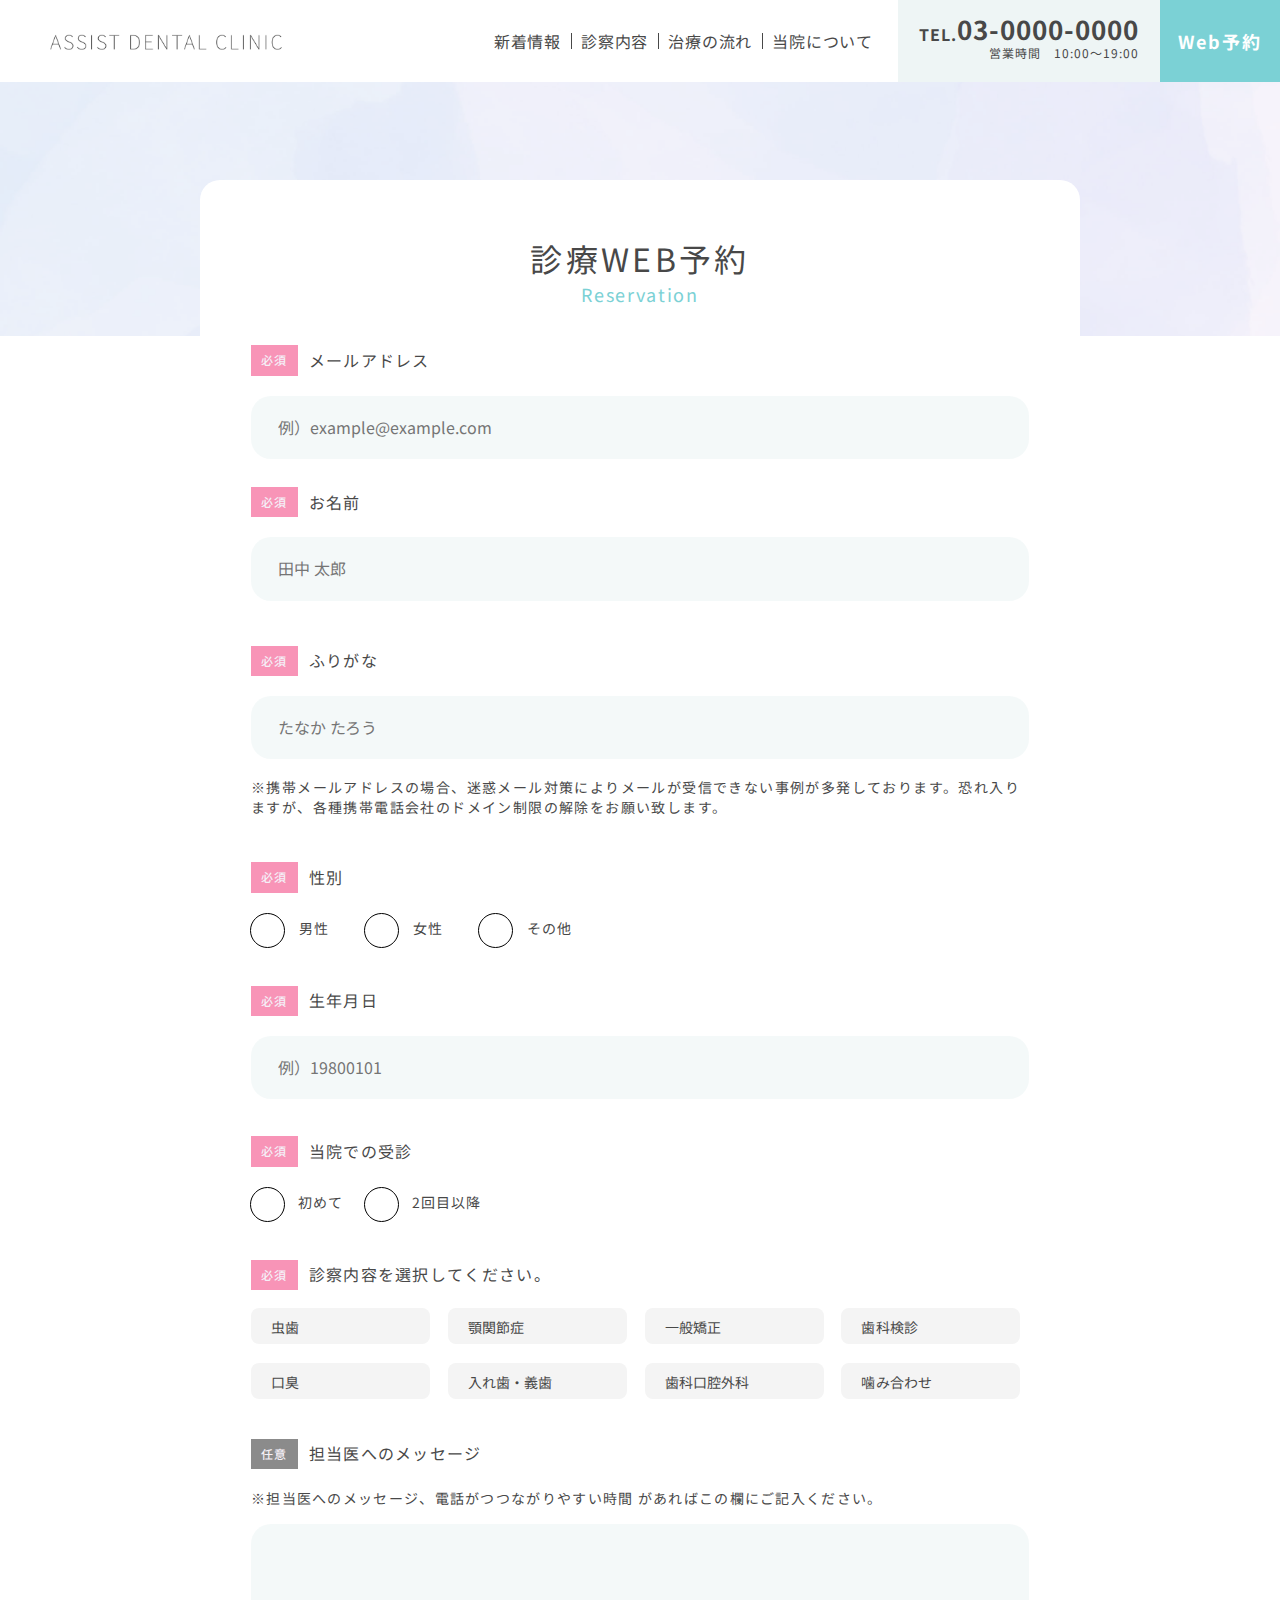
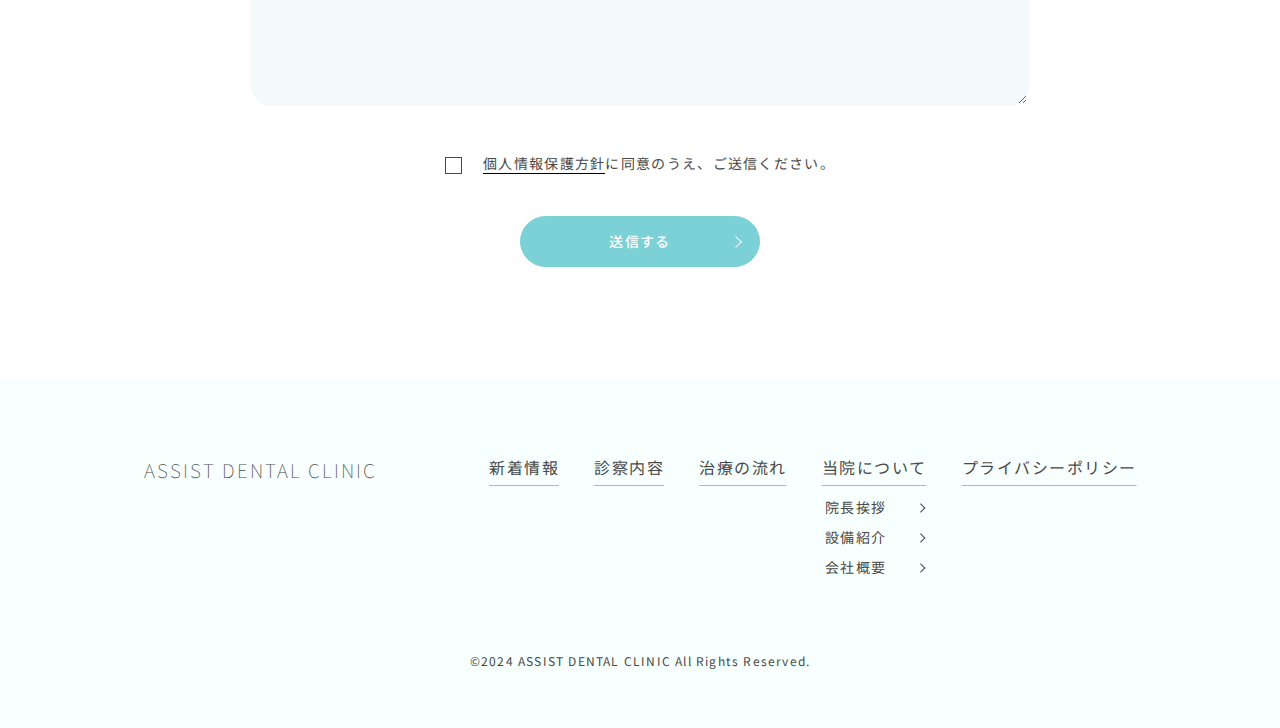
<file: reservation.html>
<!DOCTYPE html>
<html lang="ja">
  <head>
    <meta charset="UTF-8" />
    <meta name="viewport" content="width=device-width,initial-scale=1.0" />
    <meta name="format-detection" content="telephone=no" />
    <!-- meta情報 -->
    <title>Reservation-ASSIST DENTAL CLINIC</title>
    <meta
      name="description"
      content="ASSIST DENTAL CLINIC/口腔環境からはじめるライフクオリティの向上"
    />
    <meta name="keywords" content="歯医者,口腔の悩み,ライフクオリティの向上" />
    <!-- noindex -->
    <meta name="ots" content="noindex" />
    <!-- nofollow -->
    <meta name="robots" content="nofollow" />

    <!-- ogp -->
    <meta property="og:title" content="ASSIST DENTAL CLINIC" />
    <meta property="og:type" content="website" />
    <meta
      property="og:url"
      content="https://xs589126.xsrv.jp/assist_dental_clinic_test/"
    />
    <meta
      property="og:image"
      content="https://xs589126.xsrv.jp/assist_dental_clinic_test/images/doctor.jpg"
    />

    <meta property="og:site_name" content="ASSIST DENTAL CLINIC" />
    <meta
      property="og:description"
      content="ASSIST DENTAL CLINIC/口腔環境からはじめるライフクオリティの向上"
    />
    <!-- ファビコン -->
    <link rel="icon" href="./images/favicon.ico" />
    <!-- google fonts -->
    <link rel="preconnect" href="https://fonts.googleapis.com" />
    <link rel="preconnect" href="https://fonts.gstatic.com" crossorigin />
    <link
      href="https://fonts.googleapis.com/css2?family=Lato:ital,wght@0,100;0,300;0,400;0,700;0,900;1,100;1,300;1,400;1,700;1,900&family=League+Script&family=Noto+Sans+JP:wght@100..900&display=swap"
      rel="stylesheet"
    />
    <!-- css -->
    <link rel="stylesheet" href="./css/swiper-bundle.min.css" />

    <link rel="stylesheet" href="./css/styles.css" />
    <!-- JavaScript -->
    <script src="https://code.jquery.com/jquery-3.6.0.js"></script>
    <script defer src="./js/script.js"></script>
    <script src="./js/swiper-bundle.min.js"></script>
  </head>
  <body>
    <!-- ヘッダー -->
    <header class="p-header l-header js-header">
      <div class="p-header__wrapper">
        <h1 class="p-header__logo js-header">
          <a href="./index.html" class="p-header__logo-image js-header">
            <img src="./images/logo.png" alt="会社ロゴ" />
          </a>
        </h1>
        <button class="p-header__hamburger js-hamburger">
          <span></span>
          <span></span>
          <span></span>
        </button>
        <nav class="p-header__nav js-drawer">
          <div class="p-header__nav-inner">
            <div class="p-header__nav-inner2">
              <ul class="p-header__nav-list">
                <li class="p-header__nav-item">
                  <a href="./index.html#news">新着情報</a>
                </li>
                <li class="p-header__nav-item">
                  <a href="./index.html#treatment">診察内容</a>
                </li>
                <li class="p-header__nav-item">
                  <a href="./index.html#flow">治療の流れ</a>
                </li>
                <li
                  class="p-header__nav-item p-header__nav-arrow p-header__nav-accordion js-accordion-title"
                >
                  <a href="./about.html">当院について</a>
                  <ul class="p-header__dropMenu p-header-dropMenu">
                    <li class="p-header-dropMenu__item">
                      <a href="./about.html#about"><span>院長挨拶</span></a>
                    </li>
                    <li class="p-header-dropMenu__item">
                      <a href="./about.html#facility"><span>設備紹介</span></a>
                    </li>
                    <li class="p-header-dropMenu__item">
                      <a href="./about.html#company"><span>会社概要</span></a>
                    </li>
                  </ul>
                </li>
              </ul>
              <ul class="p-header__btnList">
                <li class="p-header__btnItem">
                  <a href="tel:03-0000-0000" class="c-btn03">
                    <span> 03-0000-0000</span></a
                  >
                </li>
                <li class="p-header__btnItem p-header__btnItem--reservation">
                  <a href="#" class="c-btn02"
                    ><img
                      src="./images/reservation.png"
                      alt="カレンダーの画像"
                    />Web予約</a
                  >
                </li>
              </ul>
            </div>
          </div>
        </nav>
      </div>
    </header>

    <main class="l-main">
      <!-- 予約-------------------------------------------------------------- -->
      <section class="p-reservation l-reservation">
        <div class="p-reservation__wrapper">
          <div class="p-reservation__inner">
            <h2
              class="c-section-title p-reservation__title fade-in-ready fade-in fade-in-up"
              data-en=" Reservation"
            >
              診療WEB予約
            </h2>

            <form
              action="confirm.php"
              method="post"
              class="p-reservation__form"
            >
              <!-- メールアドレス -->
              <div class="p-reservation__item p-reservation__item-mail">
                <label class="p-reservation__label" for="email"
                  ><span class="p-reservation__required">必須</span
                  >メールアドレス</label
                >
                <input
                  class="p-reservation__answer"
                  id="email"
                  type="email"
                  name="email"
                  placeholder="例）example@example.com"
                  required
                />
              </div>
              <!-- 名前 -->
              <div class="p-reservation__item p-reservation__item-name">
                <label class="p-reservation__label" for="name"
                  ><span class="p-reservation__required">必須</span
                  >お名前</label
                >
                <input
                  class="p-reservation__answer"
                  id="name"
                  type="text"
                  name="yourname"
                  placeholder="田中 太郎"
                  required
                />
              </div>
              <!-- ふりがな -->
              <div class="p-reservation__item p-reservation__item-reading">
                <label class="p-reservation__label" for="name-reading"
                  ><span class="p-reservation__required">必須</span
                  >ふりがな</label
                >
                <input
                  class="p-reservation__answer"
                  id="name-reading"
                  type="text"
                  name="name-reading"
                  placeholder="たなか たろう"
                  required
                />
              </div>
              <p class="p-reservation__caution p-reservation__caution-mail">
                ※携帯メールアドレスの場合、迷惑メール対策によりメールが受信できない事例が多発しております。恐れ入りますが、各種携帯電話会社のドメイン制限の解除をお願い致します。
              </p>
              <!-- 性別 -->
              <div class="p-reservation__item p-reservation__item-gender">
                <div class="p-reservation__label">
                  <span class="p-reservation__required">必須</span>性別
                </div>
                <div class="p-reservation__answer p-reservation__answer-gender">
                  <div class="p-reservation__answer-item">
                    <input
                      class="p-reservation__radio"
                      id="man"
                      type="radio"
                      name="gender"
                      value="男性"
                      required
                    /><label class="p-reservation__radio-label" for="man"
                      >男性</label
                    >
                  </div>
                  <div class="p-reservation__answer-item">
                    <input
                      class="p-reservation__radio"
                      id="woman"
                      type="radio"
                      name="gender"
                      value="女性"
                    /><label class="p-reservation__radio-label" for="woman"
                      >女性</label
                    >
                  </div>
                  <div class="p-reservation__answer-item">
                    <input
                      class="p-reservation__radio"
                      id="other"
                      type="radio"
                      name="gender"
                      value="その他"
                    /><label class="p-reservation__radio-label" for="other"
                      >その他</label
                    >
                  </div>
                </div>
              </div>
              <!-- 生年月日 -->
              <div class="p-reservation__item">
                <label class="p-reservation__label" for="birthday"
                  ><span class="p-reservation__required">必須</span
                  >生年月日</label
                >
                <input
                  class="p-reservation__answer"
                  id="birthday"
                  type="text"
                  name="birthday"
                  placeholder="例）19800101"
                  required
                />
              </div>
              <!-- 受診歴 -->
              <div class="p-reservation__item p-reservation__item-consultation">
                <div class="p-reservation__label">
                  <span class="p-reservation__required">必須</span>当院での受診
                </div>
                <div
                  class="p-reservation__answer p-reservation__answer-consultation"
                >
                  <div class="p-reservation__answer-item">
                    <input
                      class="p-reservation__radio"
                      id="first"
                      type="radio"
                      name="consultation"
                      value="初めて"
                      required
                    /><label
                      class="p-reservation__radio-consultation-label"
                      for="first"
                      >初めて</label
                    >
                  </div>
                  <div class="p-reservation__answer-item">
                    <input
                      class="p-reservation__radio"
                      id="more"
                      type="radio"
                      name="consultation"
                      value="2回目以降"
                    /><label
                      class="p-reservation__radio-consultation-label"
                      for="more"
                      >2回目以降</label
                    >
                  </div>
                </div>
              </div>
              <!-- 診察内容 -->
              <div class="p-reservation__item">
                <div class="p-reservation__label">
                  <span class="p-reservation__required">必須</span
                  >診察内容を選択してください。
                </div>
                <div
                  class="p-reservation__answer p-reservation__answer-content"
                >
                  <label class="p-reservation__content-label" for="tooth-decay"
                    ><input
                      class="p-reservation__item-content"
                      id="tooth-decay"
                      type="checkbox"
                      name="content"
                      value="虫歯"
                    /><span class="p-reservation__content-input"
                      >虫歯</span
                    ></label
                  >
                  <label
                    class="p-reservation__content-label"
                    for="tmd-syndrome"
                  >
                    <input
                      class="p-reservation__item-content"
                      id="tmd-syndrome"
                      type="checkbox"
                      name="content"
                      value="顎関節症"
                    /><span class="p-reservation__content-input"
                      >顎関節症</span
                    ></label
                  >
                  <label class="p-reservation__content-label" for="correction">
                    <input
                      class="p-reservation__item-content"
                      id="correction"
                      type="checkbox"
                      name="content"
                      value="一般矯正"
                    /><span class="p-reservation__content-input"
                      >一般矯正</span
                    ></label
                  >
                  <label class="p-reservation__content-label" for="checkup">
                    <input
                      class="p-reservation__item-content"
                      id="checkup"
                      type="checkbox"
                      name="content"
                      value="歯科検診"
                    />
                    <span class="p-reservation__content-input">
                      歯科検診</span
                    ></label
                  ><label class="p-reservation__content-label" for="halitosis">
                    <input
                      class="p-reservation__item-content"
                      id="halitosis"
                      type="checkbox"
                      name="content"
                      value="口臭"
                    /><span class="p-reservation__content-input">口臭</span>
                  </label>
                  <label class="p-reservation__content-label" for="dentures">
                    <input
                      class="p-reservation__item-content"
                      id="dentures"
                      type="checkbox"
                      name="content"
                      value="入れ歯・義歯"
                    /><span class="p-reservation__content-input"
                      >入れ歯・義歯</span
                    ></label
                  >
                  <label
                    class="p-reservation__content-label"
                    for="oral-surgery"
                  >
                    <input
                      class="p-reservation__item-content"
                      id="oral-surgery"
                      type="checkbox"
                      name="content"
                      value="歯科口腔外科"
                    /><span class="p-reservation__content-input"
                      >歯科口腔外科</span
                    ></label
                  >
                  <label class="p-reservation__content-label" for="bite">
                    <input
                      class="p-reservation__item-content"
                      id="bite"
                      type="checkbox"
                      name="content"
                      value="噛み合わせ"
                    /><span class="p-reservation__content-input"
                      >噛み合わせ</span
                    ></label
                  >
                </div>
              </div>
              <!-- メッセージ -->
              <div class="p-reservation__item p-reservation__item-message">
                <label class="p-reservation__label" for="textarea-item"
                  ><span
                    class="p-reservation__required p-reservation__required-gray"
                    >任意</span
                  >担当医へのメッセージ</label
                >
                <p
                  class="p-reservation__caution p-reservation__caution-message"
                >
                  ※担当医へのメッセージ、電話がつつながりやすい時間
                  があればこの欄にご記入ください。
                </p>
                <textarea
                  class="p-reservation__answer p-reservation__answer-message"
                  name="textarea-item"
                  id="textarea-item"
                ></textarea>
              </div>
              <!-- 同意チェック -->
              <div class="p-reservation__item p-reservation__item-confirm">
                <input
                  class="p-reservation__confirm-input"
                  id="confirm"
                  type="checkbox"
                  name="confirm"
                  value="個人情報保護方針に同意のうえ、ご送信ください。"
                  required
                /><label class="p-reservation__confirm-label" for="confirm"
                  ><span class="p-reservation__confirm-underline"
                    ><a href="#" target="_blank">個人情報保護方針</a></span
                  >に同意のうえ、ご送信ください。</label
                >
              </div>
              <!-- ボタン -->
              <div class="p-reservation__form-send">
                <button type="submit" class="c-button c-button--blue">
                  <span class="c-button__inner">送信する</span>
                </button>
              </div>
            </form>
          </div>
        </div>
      </section>
    </main>

    <!-- フッター-------------------------------------------------------------- -->
    <footer class="p-footer l-footer">
      <div class="p-footer__wrapper">
        <div class="p-footer__head">
          <p class="p-footer__logo">ASSIST DENTAL CLINIC</p>
          <nav class="p-footer__nav">
            <ul class="p-footer__nav-list">
              <li class="p-footer__nav-item">
                <a href="./index.html#news">新着情報</a>
              </li>
              <li class="p-footer__nav-item">
                <a href="./index.html#treatment">診察内容</a>
              </li>
              <li class="p-footer__nav-item">
                <a href="./index.html#flow">治療の流れ</a>
              </li>
              <li class="p-footer__nav-item p-footer__nav-no-border">
                <a href="./about.html">当院について</a>
                <ul class="p-footer__sub-list">
                  <li class="p-footer__sub-item">
                    <a href="./about.html#about">院長挨拶</a>
                  </li>
                  <li class="p-footer__sub-item">
                    <a href="./about.html#facility">設備紹介</a>
                  </li>
                  <li class="p-footer__sub-item">
                    <a href="./about.html#company">会社概要</a>
                  </li>
                </ul>
              </li>
              <li class="p-footer__nav-item">
                <a href="#">プライバシーポリシー</a>
              </li>
            </ul>
          </nav>
        </div>
        <div class="p-footer__bottom">
          <small>&copy;2024 ASSIST DENTAL CLINIC All Rights Reserved.</small>
        </div>
      </div>
    </footer>
  </body>
</html>
</file>
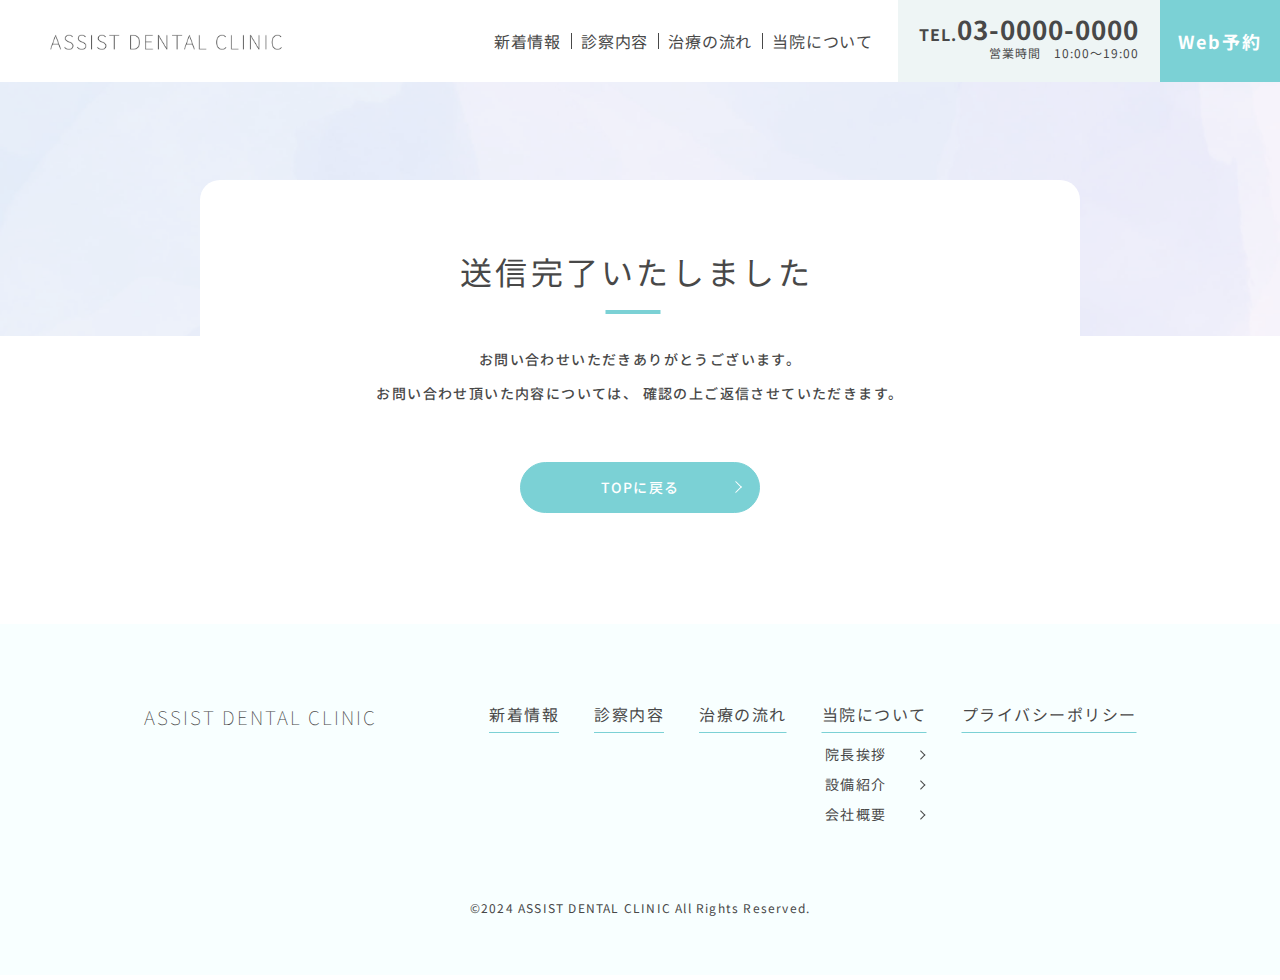
<file: thanks.html>
<!DOCTYPE html>
<html lang="ja">
  <head>
    <meta charset="UTF-8" />
    <meta name="viewport" content="width=device-width,initial-scale=1.0" />
    <meta name="format-detection" content="telephone=no" />
    <!-- meta情報 -->
    <title>Thanks-ASSIST DENTAL CLINIC</title>
    <meta
      name="description"
      content="ASSIST DENTAL CLINIC/口腔環境からはじめるライフクオリティの向上"
    />
    <meta name="keywords" content="歯医者,口腔の悩み,ライフクオリティの向上" />
    <!-- noindex -->
    <meta name="ots" content="noindex" />
    <!-- nofollow -->
    <meta name="robots" content="nofollow" />

    <!-- ogp -->
    <meta property="og:title" content="ASSIST DENTAL CLINIC" />
    <meta property="og:type" content="website" />
    <meta
      property="og:url"
      content="https://xs589126.xsrv.jp/assist_dental_clinic_test/"
    />
    <meta
      property="og:image"
      content="https://xs589126.xsrv.jp/assist_dental_clinic_test/images/doctor.jpg"
    />

    <meta property="og:site_name" content="ASSIST DENTAL CLINIC" />
    <meta
      property="og:description"
      content="ASSIST DENTAL CLINIC/口腔環境からはじめるライフクオリティの向上"
    />
    <!-- ファビコン -->
    <link rel="icon" href="./images/favicon.ico" />
    <!-- google fonts -->
    <link rel="preconnect" href="https://fonts.googleapis.com" />
    <link rel="preconnect" href="https://fonts.gstatic.com" crossorigin />
    <link
      href="https://fonts.googleapis.com/css2?family=Lato:ital,wght@0,100;0,300;0,400;0,700;0,900;1,100;1,300;1,400;1,700;1,900&family=League+Script&family=Noto+Sans+JP:wght@100..900&display=swap"
      rel="stylesheet"
    />
    <!-- css -->
    <link rel="stylesheet" href="./css/swiper-bundle.min.css" />

    <link rel="stylesheet" href="./css/styles.css" />
    <!-- JavaScript -->
    <script src="https://code.jquery.com/jquery-3.6.0.js"></script>
    <script defer src="./js/script.js"></script>
    <script src="./js/swiper-bundle.min.js"></script>
  </head>
  <body>
    <!-- ヘッダー -->
    <header class="p-header l-header js-header">
      <div class="p-header__wrapper">
        <h1 class="p-header__logo js-header">
          <a href="./index.html" class="p-header__logo-image js-header">
            <img src="./images/logo.png" alt="会社ロゴ" />
          </a>
        </h1>
        <button class="p-header__hamburger js-hamburger">
          <span></span>
          <span></span>
          <span></span>
        </button>
        <nav class="p-header__nav js-drawer">
          <div class="p-header__nav-inner">
            <div class="p-header__nav-inner2">
              <ul class="p-header__nav-list">
                <li class="p-header__nav-item">
                  <a href="./index.html#news">新着情報</a>
                </li>
                <li class="p-header__nav-item">
                  <a href="./index.html#treatment">診察内容</a>
                </li>
                <li class="p-header__nav-item">
                  <a href="./index.html#flow">治療の流れ</a>
                </li>
                <li
                  class="p-header__nav-item p-header__nav-arrow p-header__nav-accordion js-accordion-title"
                >
                  <a href="./about.html">当院について</a>
                  <ul class="p-header__dropMenu p-header-dropMenu">
                    <li class="p-header-dropMenu__item">
                      <a href="./about.html#about"><span>院長挨拶</span></a>
                    </li>
                    <li class="p-header-dropMenu__item">
                      <a href="./about.html#facility"><span>設備紹介</span></a>
                    </li>
                    <li class="p-header-dropMenu__item">
                      <a href="./about.html#company"><span>会社概要</span></a>
                    </li>
                  </ul>
                </li>
              </ul>
              <ul class="p-header__btnList">
                <li class="p-header__btnItem">
                  <a href="tel:03-0000-0000" class="c-btn03">
                    <span> 03-0000-0000</span></a
                  >
                </li>
                <li class="p-header__btnItem p-header__btnItem--reservation">
                  <a href="./reservation.html" class="c-btn02"
                    ><img
                      src="./images/reservation.png"
                      alt="カレンダーの画像"
                    />Web予約</a
                  >
                </li>
              </ul>
            </div>
          </div>
        </nav>
      </div>
    </header>

    <main class="l-main">
      <!-- 予約-------------------------------------------------------------- -->
      <section class="p-thanks l-thanks">
        <div class="p-thanks__wrapper">
          <div class="p-thanks__inner">
            <!-- セクションタイトル--------------------------------- -->
            <h2 class="c-section-title p-thanks__title">
              <span class="p-thanks__break">送信完了</span>いたしました
            </h2>
            <p class="p-thanks__text">
              <span class="p-thanks__break-both">
                お問い合わせいただきありがとうございます。</span
              ><span class="p-thanks__break">
                お問い合わせ頂いた内容については、</span
              >
              確認の上ご返信させていただきます。
            </p>
            <div class="p-thanks__button">
              <a class="c-button c-button--blue" href="./index.html"
                ><span class="c-button__inner">TOPに戻る</span></a
              >
            </div>
          </div>
        </div>
      </section>
    </main>

    <!-- フッター-------------------------------------------------------------- -->
    <footer class="p-footer l-footer">
      <div class="p-footer__wrapper">
        <div class="p-footer__head">
          <p class="p-footer__logo">ASSIST DENTAL CLINIC</p>
          <nav class="p-footer__nav">
            <ul class="p-footer__nav-list">
              <li class="p-footer__nav-item">
                <a href="./index.html#news">新着情報</a>
              </li>
              <li class="p-footer__nav-item">
                <a href="./index.html#treatment">診察内容</a>
              </li>
              <li class="p-footer__nav-item">
                <a href="./index.html#flow">治療の流れ</a>
              </li>
              <li class="p-footer__nav-item p-footer__nav-no-border">
                <a href="./about.html">当院について</a>
                <ul class="p-footer__sub-list">
                  <li class="p-footer__sub-item">
                    <a href="./about.html#about">院長挨拶</a>
                  </li>
                  <li class="p-footer__sub-item">
                    <a href="./about.html#facility">設備紹介</a>
                  </li>
                  <li class="p-footer__sub-item">
                    <a href="./about.html#company">会社概要</a>
                  </li>
                </ul>
              </li>
              <li class="p-footer__nav-item">
                <a href="#">プライバシーポリシー</a>
              </li>
            </ul>
          </nav>
        </div>
        <div class="p-footer__bottom">
          <small>&copy;2024 ASSIST DENTAL CLINIC All Rights Reserved.</small>
        </div>
      </div>
    </footer>
  </body>
</html>
</file>
<file: css/styles.css>
@charset "UTF-8";
html {
  font-size: 100%;
}
@media (max-width: 375px) {
  html {
    font-size: 4.2666666667vw;
  }
}
@media screen and (min-width: 768px) {
  html {
    font-size: 1.5238095238vw;
  }
}
@media (min-width: 1050px) {
  html {
    font-size: 100%;
  }
}

body {
  font-family: "Noto Sans JP", sans-serif;
  color: #484848;
  font-size: 1rem;
  letter-spacing: 0.0625rem;
}

@media screen and (min-width: 768px) {
  a,
  button {
    -webkit-transition: 0.3s;
    transition: 0.3s;
  }
  a:hover,
  button:hover {
    opacity: 0.4;
    cursor: pointer;
  }
}

/*****************************
* A Modern CSS Reset (https://github.com/hankchizljaw/modern-css-reset)
* 上記に、ul要素,ol要素,a要素への記述追加
*****************************/
/* Box sizing rules */
*,
*::before,
*::after {
  -webkit-box-sizing: border-box;
          box-sizing: border-box;
}

/* Remove default margin */
body,
h1,
h2,
h3,
h4,
p,
figure,
blockquote,
dl,
dd,
ul,
li {
  margin: 0;
}

/* Remove list styles on ul, ol elements with a list role, which suggests default styling will be removed */
ul,
ol {
  list-style: none;
  padding: 0;
}

/* Set core root defaults */
html:focus-within {
  scroll-behavior: smooth;
}

/* Set core body defaults */
body {
  min-height: 100vh;
  text-rendering: optimizeSpeed;
  line-height: 1.7;
}

/* A elements that don't have a class get default styles */
a:not([class]) {
  text-decoration-skip-ink: auto;
}

a {
  text-decoration: none;
  color: inherit;
}

/* Make images easier to work with */
img,
picture {
  max-width: 100%;
  display: block;
}

/* Inherit fonts for inputs and buttons */
input,
button,
textarea,
select {
  font: inherit;
}

button {
  border: none;
  padding: 0;
  background-color: transparent;
  background-color: initial;
}

/* Remove all animations, transitions and smooth scroll for people that prefer not to see them */
@media (prefers-reduced-motion: reduce) {
  html:focus-within {
    scroll-behavior: auto;
  }
  *,
  *::before,
  *::after {
    -webkit-animation-duration: 0.01ms !important;
            animation-duration: 0.01ms !important;
    -webkit-animation-iteration-count: 1 !important;
            animation-iteration-count: 1 !important;
    -webkit-transition-duration: 0.01ms !important;
            transition-duration: 0.01ms !important;
    scroll-behavior: auto !important;
  }
}
.l-about-top {
  margin-top: 4.375rem;
}
@media screen and (min-width: 768px) {
  .l-about-top {
    margin-top: 2.75rem;
    position: relative;
  }
}

.l-about {
  padding-top: 2.5rem;
}
@media screen and (min-width: 768px) {
  .l-about {
    padding: 6.25rem 6.25rem;
  }
}

.l-access {
  margin-top: 4.0625rem;
  padding-bottom: 3.9375rem;
}
@media screen and (min-width: 768px) {
  .l-access {
    margin-top: 4.75rem;
  }
}

.l-company {
  margin-top: 3.4375rem;
  padding-bottom: 5rem;
}
@media screen and (min-width: 768px) {
  .l-company {
    margin-top: 8.125rem;
    padding-bottom: 7.125rem;
  }
}

.l-facility {
  margin-top: 4.9375rem;
  padding-top: 3.5625rem;
}
@media screen and (min-width: 768px) {
  .l-facility {
    margin-top: 6.5625rem;
    padding: 0;
  }
}

.l-flow {
  margin-top: 3.6875rem;
}
@media screen and (min-width: 768px) {
  .l-flow {
    margin-top: 6.25rem;
  }
}

.l-footer {
  padding: 4.8125rem 0 3.4375rem;
}

.l-inner {
  width: 100%;
  padding-right: 1.25rem;
  padding-left: 1.25rem;
  margin-right: auto;
  margin-left: auto;
}
@media screen and (min-width: 768px) {
  .l-inner {
    max-width: 1050px;
    padding-right: 1.5625rem;
    padding-left: 1.5625rem;
  }
}

.l-interior {
  margin-top: 8.5625rem;
}
@media screen and (min-width: 768px) {
  .l-interior {
    margin-top: 15.4375rem;
  }
}

.l-main {
  margin-top: 3.75rem;
}
@media screen and (min-width: 768px) {
  .l-main {
    margin-top: 5rem;
  }
}

.l-message {
  margin-top: 4.3125rem;
}
@media screen and (min-width: 768px) {
  .l-message {
    margin-top: 5.5625rem;
  }
}

.l-news {
  margin-top: 2.1875rem;
}
@media screen and (min-width: 768px) {
  .l-news {
    margin-top: 0;
    padding-top: 17.6875rem;
  }
}

.l-point {
  margin-top: 1.875rem;
}
@media screen and (min-width: 768px) {
  .l-point {
    margin-top: 2.6875rem;
  }
}

.l-reservation {
  padding-top: 2.5rem;
  padding-bottom: 3.6875rem;
}
@media screen and (min-width: 768px) {
  .l-reservation {
    padding-top: 6.25rem;
    padding-bottom: 6.875rem;
  }
}

.l-thanks {
  padding-top: 2.5rem;
  padding-bottom: 3.1875rem;
}
@media screen and (min-width: 768px) {
  .l-thanks {
    padding-top: 6.25rem;
    padding-bottom: 6.5rem;
  }
}

.l-treatment {
  margin-top: 3.875rem;
  padding-top: 4.125rem;
}
@media screen and (min-width: 768px) {
  .l-treatment {
    margin-top: 8.75rem;
    padding-top: 4.5rem;
  }
}

.c-breadcrumb {
  padding-top: 1.1875rem;
  padding-left: 0.1875rem;
  display: -webkit-box;
  display: -ms-flexbox;
  display: flex;
  -webkit-box-align: center;
      -ms-flex-align: center;
          align-items: center;
  -webkit-column-gap: 1.5625rem;
     -moz-column-gap: 1.5625rem;
          column-gap: 1.5625rem;
}
@media screen and (min-width: 768px) {
  .c-breadcrumb {
    padding-top: 1.875rem;
    padding-left: 6.1875rem;
    -webkit-column-gap: 1.9375rem;
       -moz-column-gap: 1.9375rem;
            column-gap: 1.9375rem;
  }
}

.c-breadcrumb__item {
  position: relative;
  font-size: 0.75rem;
}
@media screen and (min-width: 768px) {
  .c-breadcrumb__item {
    font-size: 1rem;
  }
}

.c-breadcrumb__item:not(:first-child)::before {
  content: "";
  position: absolute;
  display: inline-block;
  width: 0.625rem;
  height: 0.625rem;
  top: 50%;
  left: -1.25rem;
  border-top: 1px solid #707070;
  border-right: 1px solid #707070;
  -webkit-transform: translateY(-50%) rotate(45deg);
          transform: translateY(-50%) rotate(45deg);
}
@media screen and (min-width: 768px) {
  .c-breadcrumb__item:not(:first-child)::before {
    left: -1.5625rem;
  }
}

.c-button {
  padding: 0.9375rem 0 0.875rem;
  width: 100%;
  position: relative;
  display: inline-block;
  color: #7bd1d5;
  font-size: 0.875rem;
  font-weight: 500;
  line-height: 1.4;
  text-align: center;
  border: 1px solid #7bd1d5;
  border-radius: 1.875rem;
  letter-spacing: 0.08125rem;
  outline: none;
  -webkit-transition: ease 0.2s;
  transition: ease 0.2s;
  overflow: hidden;
}

.c-button:hover {
  color: #fff;
  outline-width: 0;
  opacity: 1;
}

.c-button::before {
  content: "";
  position: absolute;
  top: 0;
  left: 0;
  z-index: 2;
  background: #7bd1d5;
  width: 100%;
  height: 100%;
  -webkit-transition: -webkit-transform 0.6s cubic-bezier(0.8, 0, 0.2, 1) 0s;
  transition: -webkit-transform 0.6s cubic-bezier(0.8, 0, 0.2, 1) 0s;
  transition: transform 0.6s cubic-bezier(0.8, 0, 0.2, 1) 0s;
  transition: transform 0.6s cubic-bezier(0.8, 0, 0.2, 1) 0s, -webkit-transform 0.6s cubic-bezier(0.8, 0, 0.2, 1) 0s;
  -webkit-transform: scale(0, 1);
          transform: scale(0, 1);
  -webkit-transform-origin: right top;
          transform-origin: right top;
}

.c-button:hover::before {
  -webkit-transform-origin: left top;
          transform-origin: left top;
  -webkit-transform: scale(1, 1);
          transform: scale(1, 1);
}

.c-button::after {
  position: absolute;
  content: "";
  width: 0.5625rem;
  height: 0.5625rem;
  top: 50%;
  right: 8%;
  border: 1px solid;
  border-color: #7bd1d5 #7bd1d5 transparent transparent;
  -webkit-transform: translateY(-50%) rotate(45deg);
          transform: translateY(-50%) rotate(45deg);
}

.c-button:hover::after {
  border-color: #fff #fff transparent transparent;
  z-index: 3;
}

.c-button__inner {
  position: relative;
  z-index: 3;
}

.c-button--blue {
  color: #fff;
  border: 1px solid #7bd1d5;
  background-color: #7bd1d5;
}

.c-button--blue:hover {
  color: #7bd1d5;
}

.c-button--blue::before {
  background-color: #fff;
}

.c-button--blue::after {
  border-color: #fff #fff transparent transparent;
}

.c-button--blue:hover::after {
  border-color: #7bd1d5 #7bd1d5 transparent transparent;
}

.c-button--purple {
  color: #fff;
  border: 1px solid #845c95;
  background-color: #845c95;
}

.c-button--purple:hover {
  color: #845c95;
}

.c-button--purple::before {
  background-color: #fff;
}

.c-button--purple::after {
  border-color: #fff #fff transparent transparent;
}

.c-button--purple:hover::after {
  border-color: #845c95 #845c95 transparent transparent;
}

.c-button-more {
  padding-right: 1.6875rem;
  position: relative;
  display: inline-block;
  color: #7bd1d5;
  font-weight: bold;
}
@media screen and (min-width: 768px) {
  .c-button-more {
    padding-right: 1.5625rem;
  }
}

.c-button-more__inner {
  position: absolute;
  content: "";
  width: 1.125rem;
  height: 1.125rem;
  top: 50%;
  right: 0;
  background-color: #7bd1d5;
  border-radius: 50%;
  -webkit-transform: translateY(-50%);
          transform: translateY(-50%);
}

.c-button-more__inner::after {
  position: absolute;
  content: "";
  width: 0.4375rem;
  height: 0.4375rem;
  top: 50%;
  right: 40%;
  border: 1px solid;
  border-color: #fff #fff transparent transparent;
  -webkit-transform: translateY(-50%) rotate(45deg);
          transform: translateY(-50%) rotate(45deg);
}

.c-button-more--purple {
  color: #845c95;
}

.c-button-more__inner--purple {
  background-color: #845c95;
}

.c-card {
  max-width: 21.5625rem;
  width: 100%;
}

.c-card__image img {
  border-radius: 1.25rem;
}

.c-card__title {
  font-weight: 400;
}

.c-card__text {
  font-size: 0.875rem;
}

.c-section-title {
  font-size: 1.75rem;
  font-weight: 400;
  letter-spacing: 0.11875rem;
}
@media screen and (min-width: 768px) {
  .c-section-title {
    font-size: 2rem;
    letter-spacing: 0.1875rem;
  }
}

.c-section-title::after {
  content: attr(data-en);
  display: block;
  font-size: 0.875rem;
  color: #7bd1d5;
  line-height: 1;
}
@media screen and (min-width: 768px) {
  .c-section-title::after {
    font-size: 1.125rem;
  }
}

.c-section-title--purple::after {
  color: #845c95;
}

.p-about-top {
  text-align: center;
}
@media screen and (min-width: 768px) {
  .p-about-top {
    position: relative;
  }
}

.p-about-top__wrapper {
  max-width: 32.5rem;
  width: 100%;
  margin: 0 auto;
  padding-right: 0.9375rem;
  padding-left: 0.9375rem;
  position: relative;
}
@media screen and (min-width: 768px) {
  .p-about-top__wrapper {
    max-width: 87.5rem;
    padding-right: 12.5rem;
    padding-left: 12.5rem;
  }
}

@media screen and (min-width: 768px) {
  .p-about-top__wrapper::before {
    content: "";
    display: block;
    position: absolute;
    top: 40%;
    left: 36%;
    width: 64%;
    height: 73.5%;
    background-image: url(../images/bg2.jpg);
    background-size: cover;
    z-index: -10;
  }
}

@media screen and (min-width: 768px) {
  .p-about-top__wrapper::after {
    content: "";
    display: block;
    position: absolute;
    top: 40%;
    left: 36%;
    width: 64%;
    height: 73.5%;
    background-color: rgba(237, 245, 245, .5);
    background-size: cover;
    z-index: -10;
  }
}

.p-about-top__box {
  display: -webkit-box;
  display: -ms-flexbox;
  display: flex;
  -webkit-box-orient: vertical;
  -webkit-box-direction: normal;
      -ms-flex-direction: column;
          flex-direction: column;
  row-gap: 1.75rem;
}
@media screen and (min-width: 768px) {
  .p-about-top__box {
    -webkit-box-orient: horizontal;
    -webkit-box-direction: normal;
        -ms-flex-direction: row;
            flex-direction: row;
    -webkit-box-align: center;
        -ms-flex-align: center;
            align-items: center;
    -webkit-column-gap: 2.5rem;
       -moz-column-gap: 2.5rem;
            column-gap: 2.5rem;
    row-gap: 3.75rem;
  }
}

.p-about-top__image-box {
  margin: 0 auto;
  display: -webkit-box;
  display: -ms-flexbox;
  display: flex;
  -webkit-box-orient: vertical;
  -webkit-box-direction: normal;
      -ms-flex-direction: column;
          flex-direction: column;
}
@media screen and (min-width: 768px) {
  .p-about-top__image-box {
    margin: 0;
    width: 46%;
    -webkit-box-orient: horizontal;
    -webkit-box-direction: normal;
        -ms-flex-direction: row;
            flex-direction: row;
    -ms-flex-wrap: wrap;
        flex-wrap: wrap;
  }
}

.p-about-top__image1 {
  max-width: 13rem;
  width: 100%;
}
@media screen and (min-width: 768px) {
  .p-about-top__image1 {
    max-width: 22.0625rem;
    width: 80%;
  }
}

.p-about-top__image1 img {
  border-radius: 0.9375rem;
  aspect-ratio: 208/245;
}
@media screen and (min-width: 768px) {
  .p-about-top__image1 img {
    border-radius: 1.875rem;
    aspect-ratio: 353/414;
  }
}

.p-about-top__image2 {
  margin-top: -5.6875rem;
  margin-left: 9rem;
  max-width: 12.625rem;
  width: 100%;
  position: static;
  z-index: -1;
}
@media screen and (min-width: 768px) {
  .p-about-top__image2 {
    margin-top: -2.5rem;
    margin-left: 25%;
    max-width: 21.5rem;
    top: 23.4375rem;
  }
}

.p-about-top__image2 img {
  border-radius: 0.9375rem;
  aspect-ratio: 202/145;
}
@media screen and (min-width: 768px) {
  .p-about-top__image2 img {
    border-radius: 1.875rem;
    aspect-ratio: 344/246;
  }
}

@media screen and (min-width: 768px) {
  .p-about-top__text-box {
    width: 50%;
    display: -webkit-box;
    display: -ms-flexbox;
    display: flex;
    -webkit-box-orient: vertical;
    -webkit-box-direction: normal;
        -ms-flex-direction: column;
            flex-direction: column;
    -webkit-box-pack: center;
        -ms-flex-pack: center;
            justify-content: center;
    text-align: end;
  }
}

.p-about-top__title {
  text-align: start;
  letter-spacing: 0.1875rem;
  white-space: nowrap;
}

.p-about-top__title::after {
  line-height: 1.5;
  letter-spacing: 0.09375rem;
}

.p-about-top__text {
  padding-top: 1.4375rem;
  padding-bottom: 2.375rem;
  font-size: 0.875rem;
  letter-spacing: 0.025rem;
  line-height: 2.1;
  text-align: start;
}
@media screen and (min-width: 768px) {
  .p-about-top__text {
    padding-top: 1.875rem;
    padding-bottom: 3.5rem;
  }
}

.p-about-top__more {
  margin: 0 auto;
  width: 15rem;
}
@media screen and (min-width: 768px) {
  .p-about-top__more {
    margin-right: 0;
    margin-right: initial;
    margin-left: auto;
  }
}

.p-about {
  position: relative;
}

.p-about::before {
  content: "";
  display: block;
  position: absolute;
  top: 0;
  left: 0;
  width: 100%;
  height: 19%;
  background-image: url(../images/bg1.jpg);
  background-size: cover;
  z-index: -10;
}
@media screen and (min-width: 768px) {
  .p-about::before {
    top: 0;
    height: 24.5%;
  }
}

.p-about::after {
  content: "";
  display: block;
  position: absolute;
  top: 0;
  left: 0;
  width: 100%;
  height: 19%;
  background-color: rgba(245, 240, 247, .5);
  background-size: cover;
  z-index: -10;
}
@media screen and (min-width: 768px) {
  .p-about::after {
    top: 0;
    height: 24.5%;
  }
}

.p-about__container {
  margin: 0 auto;
  max-width: 32.5rem;
  width: 100%;
  padding-right: 0.9375rem;
  padding-left: 0.9375rem;
}
@media screen and (min-width: 768px) {
  .p-about__container {
    padding: 0;
    max-width: 75rem;
  }
}

.p-about__wrapper {
  margin: 0 auto;
  padding: 0 0.9375rem 0.9375rem;
  max-width: 32.5rem;
  width: 100%;
  background-color: #fff;
  border-radius: 1.25rem;
}
@media screen and (min-width: 768px) {
  .p-about__wrapper {
    padding: 0;
    max-width: 75rem;
  }
}

.p-about__title {
  padding-top: 1.625rem;
  letter-spacing: 0.03125rem;
  text-align: center;
}
@media screen and (min-width: 768px) {
  .p-about__title {
    padding-top: 2.0625rem;
    letter-spacing: 0.1875rem;
  }
}

@media screen and (min-width: 768px) {
  .p-about__title::after {
    letter-spacing: 0.125rem;
  }
}

.p-about__head {
  padding-top: 1.625rem;
  display: -webkit-box;
  display: -ms-flexbox;
  display: flex;
  -webkit-box-orient: vertical;
  -webkit-box-direction: normal;
      -ms-flex-direction: column;
          flex-direction: column;
  -webkit-box-align: center;
      -ms-flex-align: center;
          align-items: center;
  -webkit-box-pack: center;
      -ms-flex-pack: center;
          justify-content: center;
}
@media screen and (min-width: 768px) {
  .p-about__head {
    padding: 2.5625rem 3.125rem 0;
    -webkit-box-orient: horizontal;
    -webkit-box-direction: normal;
        -ms-flex-direction: row;
            flex-direction: row;
    -webkit-column-gap: 1.875rem;
       -moz-column-gap: 1.875rem;
            column-gap: 1.875rem;
  }
}

.p-about__image {
  max-width: 19.6875rem;
  width: 100%;
}
@media screen and (min-width: 768px) {
  .p-about__image {
    max-width: 30.3125rem;
  }
}

.p-about__image img {
  aspect-ratio: 315/188;
  border-radius: 0.9375rem;
}
@media screen and (min-width: 768px) {
  .p-about__image img {
    border-radius: 1.25rem;
    aspect-ratio: 485/290;
  }
}

.p-about__text-box {
  padding: 1.125rem 0;
  font-size: 0.875rem;
}
@media screen and (min-width: 768px) {
  .p-about__text-box {
    max-width: 30.3125rem;
    width: 100%;
    padding: 0;
  }
}

.p-about__text {
  letter-spacing: 0.00625rem;
  line-height: 2.1;
}
@media screen and (min-width: 768px) {
  .p-about__text {
    margin-top: 1.0625rem;
  }
}

.p-about__name {
  margin-top: 0.9375rem;
  text-align: end;
}

.p-about__name--large {
  margin-left: 0.8125rem;
  font-size: 1.375rem;
  letter-spacing: 0.31875rem;
}

@media screen and (min-width: 768px) {
  .p-about__bottom-box {
    margin: 0 auto;
    padding: 2.625rem 3.125rem 0;
    max-width: 68.75rem;
  }
}

.p-about__bottom {
  font-size: 0.875rem;
}
@media screen and (min-width: 768px) {
  .p-about__bottom {
    display: -webkit-box;
    display: -ms-flexbox;
    display: flex;
    -webkit-column-gap: 2rem;
       -moz-column-gap: 2rem;
            column-gap: 2rem;
  }
}

.p-about__biography-box {
  padding-right: 0.9375rem;
  padding-left: 0.9375rem;
}
@media screen and (min-width: 768px) {
  .p-about__biography-box {
    padding-left: 0;
    padding-right: 0rem;
    width: calc(100% - 2rem);
  }
}

.p-about__biography-title,
.p-about__qualification-box-title {
  padding: 0.3125rem 2.25rem;
  width: -webkit-fit-content;
  width: -moz-fit-content;
  width: fit-content;
  font-size: 1.125rem;
  color: #fff;
  background-color: #7bd1d5;
  border-radius: 0.5rem 0.5rem 0 0;
}
@media screen and (min-width: 768px) {
  .p-about__biography-title,
  .p-about__qualification-box-title {
    font-size: 1.375rem;
  }
}

.p-about__biography-text {
  padding: 0.875rem 0;
  line-height: 1.5;
  border-bottom: 1px solid #7bd1d5;
}
@media screen and (min-width: 768px) {
  .p-about__biography-text {
    padding: 1.1875rem 0;
  }
}

.p-about__biography-text-border {
  border-top: 2px solid #7bd1d5;
}

.p-about__qualification-text-border {
  border-top: 2px solid #7bd1d5;
}
@media screen and (min-width: 768px) {
  .p-about__qualification-text-border {
    border-top: none;
  }
}

.p-about-biography-text-break::after {
  content: "\a";
  white-space: pre;
}
@media screen and (min-width: 768px) {
  .p-about-biography-text-break::after {
    white-space: unset;
  }
}

.p-about__qualification-box {
  margin-top: 1.9375rem;
  padding-right: 0.9375rem;
  padding-left: 0.9375rem;
}
@media screen and (min-width: 768px) {
  .p-about__qualification-box {
    margin-top: 0;
    padding-right: 0;
    padding-left: 0;
    width: calc(100% - 2rem);
  }
}

.p-about__qualification-box-title {
  padding: 0.3125rem 1.0625rem;
}

@media screen and (min-width: 768px) {
  .p-about__qualification {
    padding: 1.1875rem 0 0.25rem;
    display: -webkit-box;
    display: -ms-flexbox;
    display: flex;
    border-top: 2px solid #7bd1d5;
    border-bottom: 1px solid #7bd1d5;
  }
}

.p-about__qualification-title {
  padding: 0.75rem 0 0.3125rem;
}
@media screen and (min-width: 768px) {
  .p-about__qualification-title {
    padding: 0;
    width: 40%;
  }
}

.p-about__qualification-list,
.p-about__conference-list {
  padding-bottom: 0.9375rem;
  border-bottom: 1px solid #7bd1d5;
}
@media screen and (min-width: 768px) {
  .p-about__qualification-list,
  .p-about__conference-list {
    width: 100%;
    border-bottom: none;
  }
}

.p-about__qualification-item-underline {
  position: relative;
}

.p-about__qualification-item-underline::after {
  position: absolute;
  content: "";
  background-color: #484848;
  width: 7.5rem;
  height: 0.0625rem;
  bottom: 0.25rem;
  left: 0.9375rem;
}

.p-about__qualification-item-underline2 {
  position: relative;
}

.p-about__qualification-item-underline2::after {
  position: absolute;
  content: "";
  background-color: #484848;
  width: 11.25rem;
  height: 0.0625rem;
  bottom: 0.1875rem;
  left: 0.9375rem;
}

@media screen and (min-width: 768px) {
  .p-about__conference {
    padding: 1.1875rem 0 0.25rem;
    display: -webkit-box;
    display: -ms-flexbox;
    display: flex;
    border-bottom: 1px solid #7bd1d5;
  }
}

.p-about__conference-title {
  padding: 1.125rem 0 0.3125rem;
}
@media screen and (min-width: 768px) {
  .p-about__conference-title {
    width: 40%;
    padding: 0;
  }
}

.p-access {
  position: relative;
}

.p-access::before {
  content: "";
  display: block;
  position: absolute;
  top: 25%;
  left: 0;
  width: 100%;
  height: 100%;
  background-image: url(../images/bg1.jpg);
  background-size: cover;
  z-index: -10;
}
@media screen and (min-width: 768px) {
  .p-access::before {
    top: 35%;
    height: 90%;
  }
}

.p-access::after {
  content: "";
  display: block;
  position: absolute;
  top: 25%;
  left: 0;
  width: 100%;
  height: 100%;
  background-color: rgba(245, 240, 247, .5);
  background-size: cover;
  z-index: -10;
}
@media screen and (min-width: 768px) {
  .p-access::after {
    top: 35%;
    height: 90%;
  }
}

.p-access__wrapper {
  max-width: 32.5rem;
  width: 100%;
  margin: 0 auto;
  padding-right: 0.9375rem;
  padding-left: 0.9375rem;
}
@media screen and (min-width: 768px) {
  .p-access__wrapper {
    max-width: 87.5rem;
    padding-right: 12.5rem;
    padding-bottom: 2.5625rem;
    padding-left: 12.5rem;
  }
}

.p-access__title {
  text-align: center;
}

.p-access__title::after {
  letter-spacing: 0.03125rem;
}
@media screen and (min-width: 768px) {
  .p-access__title::after {
    letter-spacing: 0.125rem;
  }
}

.p-access iframe {
  margin-top: 2rem;
  width: 100%;
  height: 12.1875rem;
  border-radius: 1.875rem;
}
@media screen and (min-width: 768px) {
  .p-access iframe {
    margin-top: 2.75rem;
    height: 31.1875rem;
  }
}

.p-access__box {
  margin-top: 0.625rem;
  display: -webkit-box;
  display: -ms-flexbox;
  display: flex;
  -webkit-box-orient: vertical;
  -webkit-box-direction: normal;
      -ms-flex-direction: column;
          flex-direction: column;
  row-gap: 2.3125rem;
}
@media screen and (min-width: 768px) {
  .p-access__box {
    margin-top: 3rem;
    -webkit-box-orient: horizontal;
    -webkit-box-direction: normal;
        -ms-flex-direction: row;
            flex-direction: row;
    -ms-flex-wrap: wrap;
        flex-wrap: wrap;
    -webkit-box-pack: justify;
        -ms-flex-pack: justify;
            justify-content: space-between;
    -webkit-column-gap: 7rem;
       -moz-column-gap: 7rem;
            column-gap: 7rem;
  }
}

@media screen and (min-width: 768px) {
  .p-access__information-box {
    margin: 0 auto;
  }
}

.p-access__logo {
  font-size: 1.5rem;
  font-weight: 100;
  letter-spacing: 0.15625rem;
}
@media screen and (min-width: 768px) {
  .p-access__logo {
    font-size: 2rem;
    letter-spacing: 0.20625rem;
  }
}

.p-access__tel {
  margin-top: 0.3125rem;
  font-size: 1.1875rem;
  font-weight: bold;
}
@media screen and (min-width: 768px) {
  .p-access__tel {
    margin-top: 0.8125rem;
    font-size: 1.375rem;
  }
}

.p-access__tel-number {
  margin-left: -0.1875rem;
  font-size: 1.875rem;
  letter-spacing: 0.00625rem;
}
@media screen and (min-width: 768px) {
  .p-access__tel-number {
    font-size: 2.1875rem;
  }
}

.p-access__address,
.p-access__time,
.p-access__close {
  font-size: 0.75rem;
}
@media screen and (min-width: 768px) {
  .p-access__address,
  .p-access__time,
  .p-access__close {
    font-size: 0.875rem;
  }
}

.p-access__address {
  margin-top: 0.4375rem;
  letter-spacing: 0.03125rem;
}
@media screen and (min-width: 768px) {
  .p-access__address {
    margin-top: 0.875rem;
    letter-spacing: 0.0375rem;
  }
}

.p-access__time {
  margin-top: 0.1875rem;
  letter-spacing: 0.04375rem;
}
@media screen and (min-width: 768px) {
  .p-access__time {
    margin-top: 0.4375rem;
  }
}

.p-access__close {
  margin-top: 0.25rem;
  letter-spacing: 0.05rem;
}
@media screen and (min-width: 768px) {
  .p-access__close {
    margin-top: 0.5rem;
  }
}

.p-access__schedule-box {
  width: 100%;
  font-size: 0.875rem;
}
@media screen and (min-width: 768px) {
  .p-access__schedule-box {
    margin: 0 auto;
    max-width: 31.25rem;
    display: -webkit-box;
    display: -ms-flexbox;
    display: flex;
    -webkit-box-align: end;
        -ms-flex-align: end;
            align-items: end;
    font-size: 1rem;
    line-height: 1.3;
  }
}

.p-access__schedule {
  display: block;
  border-collapse: collapse;
}

.p-access__schedule-title {
  padding: 0.375rem 0.5rem 0.5rem;
  border-top: 1px solid #484848;
  font-weight: 400;
}
@media screen and (min-width: 768px) {
  .p-access__schedule-title {
    padding: 0.375rem 1.125rem 0.5rem;
  }
}

.p-access__schedule-title-sun {
  padding: 0;
}
@media screen and (min-width: 768px) {
  .p-access__schedule-title-sun {
    padding: 0.375rem 1rem 0.5rem;
  }
}

.p-access__schedule-title,
.p-access__schedule-text {
  text-align: center;
  border-bottom: 1px solid #484848;
  white-space: nowrap;
}

.p-access__schedule-text {
  padding: 0.4375rem 0 0.1875rem;
}
@media screen and (min-width: 768px) {
  .p-access__schedule-text {
    padding: 1.0625rem 0 0.8125rem;
  }
}

.p-access__schedule-hour {
  width: 13%;
  white-space: normal;
}
@media screen and (min-width: 768px) {
  .p-access__schedule-hour {
    padding: 0 0.8125rem;
    width: auto;
    white-space: nowrap;
  }
}

.p-access__button {
  margin: 2.4375rem auto 0;
  width: 15rem;
}
@media screen and (min-width: 768px) {
  .p-access__button {
    margin-top: 3rem;
  }
}

.p-company__wrapper {
  margin: 0 auto;
  max-width: 32.5rem;
  width: 100%;
  padding-right: 0.9375rem;
  padding-left: 0.9375rem;
}
@media screen and (min-width: 768px) {
  .p-company__wrapper {
    max-width: 87.5rem;
    padding-right: 12.5rem;
    padding-left: 12.5rem;
  }
}

.p-company__title {
  text-align: center;
}

.p-company__title::after {
  letter-spacing: 0.03125rem;
}
@media screen and (min-width: 768px) {
  .p-company__title::after {
    letter-spacing: 0.1125rem;
  }
}

.p-company__about {
  margin-top: 2.375rem;
  width: 100%;
  border-collapse: collapse;
}
@media screen and (min-width: 768px) {
  .p-company__about {
    margin-top: 2.6875rem;
  }
}

.p-company__row {
  display: -webkit-box;
  display: -ms-flexbox;
  display: flex;
  -webkit-box-orient: vertical;
  -webkit-box-direction: normal;
      -ms-flex-direction: column;
          flex-direction: column;
  border-bottom: 1px solid rgba(0, 0, 0, .31);
}
@media screen and (min-width: 768px) {
  .p-company__row {
    -webkit-box-orient: horizontal;
    -webkit-box-direction: normal;
        -ms-flex-direction: row;
            flex-direction: row;
  }
}

.p-company__row:first-child {
  border-top: 1px solid rgba(0, 0, 0, .31);
}

.p-company__row-desktop {
  display: none;
}
@media screen and (min-width: 768px) {
  .p-company__row-desktop {
    display: -webkit-box;
    display: -ms-flexbox;
    display: flex;
  }
}

.p-company__table-title,
.p-company__text {
  font-size: 0.875rem;
  font-weight: 400;
  text-align: center;
}
@media screen and (min-width: 768px) {
  .p-company__table-title,
  .p-company__text {
    font-size: 1rem;
  }
}

.p-company__table-title {
  padding: 0.5rem 0;
  background-color: #edf5f5;
}
@media screen and (min-width: 768px) {
  .p-company__table-title {
    max-width: 100%;
    width: 19.625rem;
    display: -webkit-box;
    display: -ms-flexbox;
    display: flex;
    -webkit-box-align: center;
        -ms-flex-align: center;
            align-items: center;
    -webkit-box-pack: center;
        -ms-flex-pack: center;
            justify-content: center;
  }
}

.p-company__text {
  padding: 0.5rem 1.125rem 1.0625rem;
  letter-spacing: 0.0875rem;
}
@media screen and (min-width: 768px) {
  .p-company__text {
    padding: 1.0625rem 1.875rem 1.125rem;
    width: calc(100% - 19.625rem);
    text-align: start;
    letter-spacing: 0.1rem;
  }
}

.p-company__text-style {
  padding-bottom: 0.5rem;
  line-height: 1.6;
}
@media screen and (min-width: 768px) {
  .p-company__text-style {
    padding-bottom: 0.875rem;
  }
}

.p-company__text-layout {
  display: -webkit-box;
  display: -ms-flexbox;
  display: flex;
  -webkit-box-pack: center;
      -ms-flex-pack: center;
          justify-content: center;
  -webkit-column-gap: 0.25rem;
     -moz-column-gap: 0.25rem;
          column-gap: 0.25rem;
}
@media screen and (min-width: 768px) {
  .p-company__text-layout {
    -webkit-box-orient: vertical;
    -webkit-box-direction: normal;
        -ms-flex-direction: column;
            flex-direction: column;
  }
}

.p-company__text a {
  text-decoration: underline;
}

.p-facility {
  position: relative;
}

.p-facility__title {
  text-align: center;
}

.p-facility__title::after {
  letter-spacing: 0.04375rem;
}
@media screen and (min-width: 768px) {
  .p-facility__title::after {
    letter-spacing: 0.125rem;
  }
}

.p-facility__wrapper {
  margin: 0 auto;
  max-width: 32.5rem;
  width: 100%;
  padding: 0.6875rem 0.9375rem 4.875rem;
  position: relative;
}
@media screen and (min-width: 768px) {
  .p-facility__wrapper {
    max-width: 87.5rem;
    padding-top: 0.4375rem;
    padding-right: 12.5rem;
    padding-left: 12.5rem;
  }
}

.p-facility__wrapper::before {
  content: "";
  display: block;
  position: absolute;
  top: -5.7%;
  left: 0;
  width: 68%;
  height: 105%;
  background-image: url(../images/bg2.jpg);
  background-size: cover;
  z-index: -10;
}
@media screen and (min-width: 768px) {
  .p-facility__wrapper::before {
    top: -18%;
    width: 64%;
    height: 120.5%;
  }
}

.p-facility__wrapper::after {
  content: "";
  display: block;
  position: absolute;
  top: -5.7%;
  left: 0;
  width: 68%;
  height: 105%;
  background-color: rgba(237, 245, 245, .5);
  background-size: cover;
  z-index: -10;
}
@media screen and (min-width: 768px) {
  .p-facility__wrapper::after {
    top: -18%;
    width: 64%;
    height: 120.5%;
  }
}

.p-facility__cards {
  margin-top: 2rem;
  display: grid;
  grid-template-columns: repeat(1, 1fr);
  row-gap: 1.625rem;
  -webkit-column-gap: 1.875rem;
     -moz-column-gap: 1.875rem;
          column-gap: 1.875rem;
}
@media screen and (min-width: 768px) {
  .p-facility__cards {
    margin-top: 2.25rem;
    display: -webkit-box;
    display: -ms-flexbox;
    display: flex;
    -ms-flex-wrap: wrap;
        flex-wrap: wrap;
    -webkit-box-pack: center;
        -ms-flex-pack: center;
            justify-content: center;
    -webkit-column-gap: 3%;
       -moz-column-gap: 3%;
            column-gap: 3%;
    row-gap: 1.9375rem;
  }
}

.p-facility__card {
  margin: 0 auto;
}
@media screen and (min-width: 768px) {
  .p-facility__card {
    margin: 0;
    width: 31%;
  }
}

.p-facility__card-image img {
  border-radius: 0.9375rem;
  aspect-ratio: 344/204;
}
@media screen and (min-width: 768px) {
  .p-facility__card-image img {
    border-radius: 1.25rem;
    aspect-ratio: 313/186;
  }
}

.p-facility__card-body {
  padding-top: 1.1875rem;
  padding-bottom: 0.6875rem;
}
@media screen and (min-width: 768px) {
  .p-facility__card-body {
    padding-top: 1.125rem;
    padding-bottom: 0.375rem;
  }
}

.p-facility__card-title {
  font-size: 1.3125rem;
  letter-spacing: 0.1875rem;
}
@media screen and (min-width: 768px) {
  .p-facility__card-title {
    font-size: 1.25rem;
  }
}

.p-facility__card-text {
  margin-top: 0.5625rem;
  padding-right: 0.1875rem;
  letter-spacing: 0.025rem;
}
@media screen and (min-width: 768px) {
  .p-facility__card-text {
    margin-top: 0.375rem;
    padding-right: 0;
  }
}

.fade-in {
  opacity: 0;
  -webkit-transition-duration: 800ms;
          transition-duration: 800ms;
  -webkit-transition-property: opacity, -webkit-transform;
  transition-property: opacity, -webkit-transform;
  transition-property: opacity, transform;
  transition-property: opacity, transform, -webkit-transform;
}

.fade-in-up {
  -webkit-transform: translate(0, 10%);
          transform: translate(0, 10%);
}

.fade-in-down {
  -webkit-transform: translate(0, -10%);
          transform: translate(0, -10%);
}

.fade-in-left {
  -webkit-transform: translate(-10%, 0);
          transform: translate(-10%, 0);
}

.fade-in-right {
  -webkit-transform: translate(10%, 0);
          transform: translate(10%, 0);
}

.scroll-in {
  opacity: 1;
  -webkit-transform: translate(0, 0);
          transform: translate(0, 0);
}

.p-float {
  width: 100%;
  position: fixed;
  bottom: 0;
  left: 0;
  display: -webkit-box;
  display: -ms-flexbox;
  display: flex;
  z-index: 40;
}
@media screen and (min-width: 768px) {
  .p-float {
    display: none;
  }
}

.p-float__tel {
  padding: 1rem 0;
  width: 100%;
  font-size: 1.625rem;
  font-weight: bold;
  color: #707070;
  text-align: center;
  background-color: #fff;
  display: -webkit-box;
  display: -ms-flexbox;
  display: flex;
  -webkit-box-align: center;
      -ms-flex-align: center;
          align-items: center;
  -webkit-box-pack: center;
      -ms-flex-pack: center;
          justify-content: center;
}

.p-float__tel-inner {
  display: -webkit-box;
  display: -ms-flexbox;
  display: flex;
  -webkit-box-align: center;
      -ms-flex-align: center;
          align-items: center;
  -webkit-box-pack: center;
      -ms-flex-pack: center;
          justify-content: center;
}

.p-float__tel-image {
  margin-right: 0.8125rem;
  width: 1rem;
  display: inline-block;
}

.p-float__tel-text {
  font-size: 1.1875rem;
  font-weight: bold;
  display: inline-block;
  letter-spacing: 0.0125rem;
}

.p-float__tel-number {
  display: inline-block;
}

.p-float__reservation {
  width: 100%;
  letter-spacing: 0.125rem;
  color: #fff;
  background-color: #a4dde0;
  display: -webkit-box;
  display: -ms-flexbox;
  display: flex;
  -webkit-box-align: center;
      -ms-flex-align: center;
          align-items: center;
  -webkit-box-pack: center;
      -ms-flex-pack: center;
          justify-content: center;
}

.p-float__reservation-inner {
  display: -webkit-box;
  display: -ms-flexbox;
  display: flex;
  -webkit-box-align: center;
      -ms-flex-align: center;
          align-items: center;
}

.p-float__reservation-image {
  margin-right: 1.5rem;
  width: 1.8125rem;
}

.p-float__reservation-text {
  font-size: 1.0625rem;
  font-weight: 500;
  letter-spacing: 0.125rem;
}

.p-flow__wrapper {
  margin: 0 auto;
  max-width: 32.5rem;
  width: 100%;
  padding-right: 0.9375rem;
  padding-left: 0.9375rem;
}
@media screen and (min-width: 768px) {
  .p-flow__wrapper {
    max-width: 87.5rem;
    padding-right: 12.5rem;
    padding-left: 12.5rem;
  }
}

.p-flow__container {
  display: -webkit-box;
  display: -ms-flexbox;
  display: flex;
  -webkit-box-orient: vertical;
  -webkit-box-direction: normal;
      -ms-flex-direction: column;
          flex-direction: column;
  row-gap: 2.125rem;
}
@media screen and (min-width: 768px) {
  .p-flow__container {
    -webkit-box-orient: horizontal;
    -webkit-box-direction: normal;
        -ms-flex-direction: row;
            flex-direction: row;
    -ms-flex-wrap: wrap;
        flex-wrap: wrap;
    -webkit-column-gap: 0.875rem;
       -moz-column-gap: 0.875rem;
            column-gap: 0.875rem;
  }
}

.p-flow__title {
  text-align: center;
}
@media screen and (min-width: 768px) {
  .p-flow__title {
    text-align: start;
  }
}

.p-flow__list {
  margin: 0 auto;
  max-width: 21.5625rem;
  width: 100%;
  display: -webkit-box;
  display: -ms-flexbox;
  display: flex;
  -ms-flex-wrap: wrap;
      flex-wrap: wrap;
  -webkit-column-gap: 0.3125rem;
     -moz-column-gap: 0.3125rem;
          column-gap: 0.3125rem;
  row-gap: 1.8125rem;
}
@media screen and (min-width: 768px) {
  .p-flow__list {
    margin-top: 0.625rem;
    max-width: 50.1875rem;
    -ms-flex-wrap: nowrap;
        flex-wrap: nowrap;
    -webkit-box-pack: center;
        -ms-flex-pack: center;
            justify-content: center;
    -webkit-column-gap: 0.09375rem;
       -moz-column-gap: 0.09375rem;
            column-gap: 0.09375rem;
  }
}

.p-flow__item {
  padding: 1.875rem 0 1.625rem;
  max-width: 9.5rem;
  width: 100%;
  background-color: #7bd1d5;
  border-radius: 50%;
  position: relative;
  display: -webkit-box;
  display: -ms-flexbox;
  display: flex;
  -webkit-box-orient: vertical;
  -webkit-box-direction: normal;
      -ms-flex-direction: column;
          flex-direction: column;
  -webkit-box-align: center;
      -ms-flex-align: center;
          align-items: center;
  -webkit-box-pack: center;
      -ms-flex-pack: center;
          justify-content: center;
}
@media screen and (min-width: 768px) {
  .p-flow__item {
    max-width: 11.25rem;
    padding-top: 2.3125rem;
    -ms-flex-negative: 0;
        flex-shrink: 0;
  }
}

.p-flow__item2 {
  padding: 2.3125rem 0 1.8125rem;
}

.p-flow__item3 {
  padding: 1.875rem 0 1.75rem;
}

.p-flow__number {
  padding: 0.5rem 0;
  width: 2.625rem;
  max-width: 100%;
  position: absolute;
  top: -0.1875rem;
  left: -0.0625rem;
  display: -webkit-box;
  display: -ms-flexbox;
  display: flex;
  -webkit-box-align: center;
      -ms-flex-align: center;
          align-items: center;
  -webkit-box-pack: center;
      -ms-flex-pack: center;
          justify-content: center;
  font-weight: bold;
  color: #7bd1d5;
  background-color: #edf5f5;
  border-radius: 50%;
}
@media screen and (min-width: 768px) {
  .p-flow__number {
    width: 3.125rem;
    font-size: 1.25rem;
  }
}

.p-flow__image1 {
  max-width: 3.80375rem;
  width: 100%;
  aspect-ratio: 60.86/52.98;
}
@media screen and (min-width: 768px) {
  .p-flow__image1 {
    max-width: 4.52125rem;
    aspect-ratio: 72.34/62.98;
  }
}

.p-flow__image2 {
  max-width: 4.110625rem;
  width: 100%;
  aspect-ratio: 65.77/50.17;
}
@media screen and (min-width: 768px) {
  .p-flow__image2 {
    max-width: 4.88625rem;
    aspect-ratio: 78.18/59.63;
  }
}

.p-flow__image3 {
  max-width: 2.924375rem;
  width: 100%;
  aspect-ratio: 46.79/62.8;
}
@media screen and (min-width: 768px) {
  .p-flow__image3 {
    max-width: 3.47625rem;
    aspect-ratio: 55.62/74.65;
  }
}

.p-flow__image4 {
  max-width: 3.245rem;
  width: 100%;
  aspect-ratio: 51.92/53.57;
}
@media screen and (min-width: 768px) {
  .p-flow__image4 {
    max-width: 3.8575rem;
    aspect-ratio: 61.72/63.68;
  }
}

.p-flow__text {
  color: #fff;
  font-size: 0.6875rem;
  font-weight: 600;
}
@media screen and (min-width: 768px) {
  .p-flow__text {
    font-size: 0.9375rem;
    line-height: 1.5;
  }
}

.p-flow__text1 {
  margin-top: 0.3125rem;
  margin-left: -0.8125rem;
  text-align: center;
}
@media screen and (min-width: 768px) {
  .p-flow__text1 {
    margin-top: 0.4375rem;
    margin-left: -0.25rem;
  }
}

.p-flow__text2 {
  margin-top: 1.125rem;
}
@media screen and (min-width: 768px) {
  .p-flow__text2 {
    margin-top: 1.5625rem;
  }
}

.p-flow__text3 {
  margin-top: 0.6875rem;
}
@media screen and (min-width: 768px) {
  .p-flow__text3 {
    margin-top: 1.0625rem;
  }
}

.p-flow__text4 {
  margin-top: 0.1875rem;
  margin-left: -0.8125rem;
  text-align: center;
}
@media screen and (min-width: 768px) {
  .p-flow__text4 {
    margin-top: 0.3125rem;
    margin-left: -0.4375rem;
  }
}

.p-flow__arrow-box {
  width: 4%;
  display: -webkit-box;
  display: -ms-flexbox;
  display: flex;
  -webkit-box-align: center;
      -ms-flex-align: center;
          align-items: center;
  -webkit-box-pack: center;
      -ms-flex-pack: center;
          justify-content: center;
}
@media screen and (min-width: 768px) {
  .p-flow__arrow-box {
    width: 2.5%;
  }
}

.p-flow__arrow-box3 {
  width: 3.5%;
}
@media screen and (min-width: 768px) {
  .p-flow__arrow-box3 {
    width: 3%;
  }
}

.p-flow__arrow {
  border-top: 0.8125rem solid transparent;
  border-bottom: 0.8125rem solid transparent;
  border-left: 0.8125rem solid #7bd1d5;
}
@media screen and (min-width: 768px) {
  .p-flow__arrow {
    border-top: 1rem solid transparent;
    border-bottom: 1rem solid transparent;
    border-left: 1rem solid #7bd1d5;
  }
}

.p-footer {
  background-color: #f8ffff;
}

.p-footer__wrapper {
  margin: 0 auto;
  max-width: 32.5rem;
  width: 100%;
  padding-right: 0.9375rem;
  padding-left: 0.9375rem;
}
@media screen and (min-width: 768px) {
  .p-footer__wrapper {
    max-width: 87.5rem;
  }
}

@media screen and (min-width: 768px) {
  .p-footer__head {
    display: -webkit-box;
    display: -ms-flexbox;
    display: flex;
    -webkit-box-pack: center;
        -ms-flex-pack: center;
            justify-content: center;
    -webkit-column-gap: 9%;
       -moz-column-gap: 9%;
            column-gap: 9%;
  }
}

.p-footer__logo {
  font-size: 1.375rem;
  font-weight: 100;
  text-align: center;
  letter-spacing: 0.14375rem;
}
@media screen and (min-width: 768px) {
  .p-footer__logo {
    font-size: 1.1875rem;
    letter-spacing: 0.125rem;
  }
}

.p-footer__nav {
  padding-top: 2.0625rem;
}
@media screen and (min-width: 768px) {
  .p-footer__nav {
    padding-top: 0;
  }
}

@media screen and (min-width: 768px) {
  .p-footer__nav-list {
    display: -webkit-box;
    display: -ms-flexbox;
    display: flex;
  }
}

.p-footer__nav-item {
  padding-bottom: 0.0625rem;
  border-bottom: 1px solid #7bd1d5;
}
@media screen and (min-width: 768px) {
  .p-footer__nav-item {
    letter-spacing: 0.09375rem;
    border-bottom: none;
  }
}

.p-footer__nav-item:not(:first-child) {
  margin-top: 1.375rem;
}
@media screen and (min-width: 768px) {
  .p-footer__nav-item:not(:first-child) {
    margin-top: 0;
    margin-left: 2.1875rem;
  }
}

.p-footer__nav-item a {
  width: 100%;
  display: inline-block;
}

@media screen and (min-width: 768px) {
  .p-footer__nav-item a:not(.p-footer__sub-item a) {
    text-decoration: underline;
    text-decoration-thickness: 0.0625rem;
    -webkit-text-decoration-color: #7bd1d5;
            text-decoration-color: #7bd1d5;
    text-underline-offset: 0.6875rem;
    text-decoration-skip-ink: none;
  }
}

.p-footer__nav-no-border {
  border-bottom: none;
}

.p-footer__sub-list {
  padding: 0 1rem 0.25rem 1rem;
  border-top: 1px solid #7bd1d5;
}
@media screen and (min-width: 768px) {
  .p-footer__sub-list {
    padding: 0 0.1875rem 0 0.1875rem;
    border-top: none;
  }
}

.p-footer__sub-item {
  padding: 0.9375rem 0 0.25rem;
  position: relative;
  font-size: 0.875rem;
  border-bottom: 1px solid #e0e0e0;
}
@media screen and (min-width: 768px) {
  .p-footer__sub-item {
    padding: 1.4375rem 0 0;
    border-bottom: 0;
    line-height: 0.5;
  }
}

.p-footer__sub-item a {
  width: 100%;
  display: inline-block;
}

.p-footer__sub-item::after {
  position: absolute;
  content: "";
  width: 0.4375rem;
  height: 0.4375rem;
  top: 54%;
  right: 0;
  border: 1px solid;
  border-color: #484848 #484848 transparent transparent;
  -webkit-transform: translateY(-50%) rotate(45deg);
          transform: translateY(-50%) rotate(45deg);
  pointer-events: none;
}
@media screen and (min-width: 768px) {
  .p-footer__sub-item::after {
    top: 88%;
  }
}

.p-footer__bottom {
  margin-top: 2.75rem;
  text-align: center;
}
@media screen and (min-width: 768px) {
  .p-footer__bottom {
    margin-top: 4.625rem;
  }
}

.p-footer__bottom small {
  font-size: 0.75rem;
  letter-spacing: 0.025rem;
}
@media screen and (min-width: 768px) {
  .p-footer__bottom small {
    letter-spacing: 0.075rem;
  }
}

.p-header {
  width: 100%;
  height: 3.75rem;
  padding-left: 1.25rem;
  background: #fff;
  position: fixed;
  top: 0;
  z-index: 44;
}
@media screen and (min-width: 768px) {
  .p-header {
    height: 5.125rem;
    padding: 0;
    -webkit-transition: 0.4s;
    transition: 0.4s;
  }
}

.p-header__wrapper {
  height: inherit;
  display: -webkit-box;
  display: -ms-flexbox;
  display: flex;
  -webkit-box-pack: justify;
      -ms-flex-pack: justify;
          justify-content: space-between;
}
@media screen and (min-width: 768px) {
  .p-header__wrapper {
    -webkit-box-align: center;
        -ms-flex-align: center;
            align-items: center;
    gap: 0.9375rem;
    padding-left: 3.125rem;
  }
}

.p-header__logo {
  display: block;
  position: relative;
  width: 50.6666666667%;
  z-index: 44;
}
@media screen and (min-width: 768px) {
  .p-header__logo {
    width: 23.7857142857%;
    height: inherit;
    -webkit-transition: 0.4s;
    transition: 0.4s;
  }
}

@media screen and (min-width: 768px) {
  .p-header__logo-image {
    height: inherit;
    -webkit-transition: 0.4s;
    transition: 0.4s;
  }
}

.p-header__logo-image img {
  aspect-ratio: 190/24;
  width: 100%;
  height: 100%;
  -o-object-fit: contain;
     object-fit: contain;
}
@media screen and (min-width: 768px) {
  .p-header__logo-image img {
    aspect-ratio: 333/40;
  }
}

.p-header__hamburger {
  height: inherit;
  width: 3.125rem;
  padding: 1.25rem 0.875rem;
  display: -webkit-box;
  display: -ms-flexbox;
  display: flex;
  -webkit-box-orient: vertical;
  -webkit-box-direction: normal;
      -ms-flex-direction: column;
          flex-direction: column;
  -ms-flex-pack: distribute;
      justify-content: space-around;
  position: relative;
  z-index: 44;
}
@media screen and (min-width: 768px) {
  .p-header__hamburger {
    display: none;
  }
}

.p-header__hamburger span {
  width: 100%;
  height: 2px;
  background-color: #484848;
  display: inline-block;
  border-radius: 0.5625rem;
  -webkit-transform: translateY(0) rotate(0);
          transform: translateY(0) rotate(0);
  -webkit-transition: -webkit-transform ease-in-out 0.3s;
  transition: -webkit-transform ease-in-out 0.3s;
  transition: transform ease-in-out 0.3s;
  transition: transform ease-in-out 0.3s, -webkit-transform ease-in-out 0.3s;
}

.p-header__hamburger.is-active span:nth-child(1) {
  -webkit-transform: translateY(0.375rem) rotate(45deg);
          transform: translateY(0.375rem) rotate(45deg);
}

.p-header__hamburger.is-active span:nth-child(2) {
  background-color: transparent;
}

.p-header__hamburger.is-active span:nth-child(3) {
  -webkit-transform: translateY(-0.4375rem) rotate(-45deg);
          transform: translateY(-0.4375rem) rotate(-45deg);
}

.p-header__nav {
  display: none;
  position: fixed;
  height: 100vh;
  width: 100%;
  background-color: #fff;
  top: 0;
  left: 0;
  padding: 6.125rem 1.25rem 1.25rem;
  z-index: 43;
}
@media screen and (min-width: 768px) {
  .p-header__nav {
    display: -webkit-box;
    display: -ms-flexbox;
    display: flex;
    position: static;
    height: inherit;
    width: 100%;
    padding: 0;
    -webkit-box-align: center;
        -ms-flex-align: center;
            align-items: center;
    background-color: transparent;
    -webkit-box-pack: end;
        -ms-flex-pack: end;
            justify-content: flex-end;
  }
}

.p-header__nav-inner {
  height: 100%;
  overflow: auto;
}
@media screen and (min-width: 768px) {
  .p-header__nav-inner {
    height: inherit;
    overflow: visible;
    overflow: initial;
  }
}

.p-header__nav-inner2 {
  display: -webkit-box;
  display: -ms-flexbox;
  display: flex;
  -webkit-box-orient: vertical;
  -webkit-box-direction: normal;
      -ms-flex-direction: column;
          flex-direction: column;
  -webkit-box-align: center;
      -ms-flex-align: center;
          align-items: center;
  height: inherit;
  min-height: 29.375rem;
  text-align: center;
}
@media screen and (min-width: 768px) {
  .p-header__nav-inner2 {
    min-height: 0;
    min-height: initial;
    height: inherit;
    -webkit-box-orient: horizontal;
    -webkit-box-direction: normal;
        -ms-flex-direction: row;
            flex-direction: row;
    -webkit-box-pack: justify;
        -ms-flex-pack: justify;
            justify-content: space-between;
    gap: 0.9375rem;
  }
}

.p-header__nav-list {
  width: 19.5rem;
  margin-inline: auto;
  -webkit-box-ordinal-group: 3;
      -ms-flex-order: 2;
          order: 2;
  margin: 1.0625rem 0 0;
}
@media screen and (min-width: 768px) {
  .p-header__nav-list {
    -webkit-box-ordinal-group: initial;
        -ms-flex-order: initial;
            order: initial;
    display: -webkit-box;
    display: -ms-flexbox;
    display: flex;
    width: auto;
    width: initial;
    -webkit-box-pack: start;
        -ms-flex-pack: start;
            justify-content: flex-start;
    height: inherit;
    margin-inline: initial;
    margin-top: 0;
    margin-top: initial;
  }
}

@media screen and (min-width: 768px) {
  .p-header__nav-item {
    height: inherit;
    position: relative;
    display: -webkit-box;
    display: -ms-flexbox;
    display: flex;
    -webkit-box-align: center;
        -ms-flex-align: center;
            align-items: center;
    -webkit-transition: 0.4s;
    transition: 0.4s;
  }
}

@media screen and (min-width: 768px) {
  .p-header__nav-item:not(:first-child)::before {
    content: "";
    position: absolute;
    width: 1px;
    height: 1rem;
    background: #484848;
  }
}

.p-header__nav-item a {
  display: block;
  text-align: start;
  font-size: 1.125rem;
  line-height: 1.5;
  letter-spacing: 0.05em;
  color: #484848;
  width: 100%;
}
@media screen and (min-width: 768px) {
  .p-header__nav-item a {
    padding: 0.625rem;
    height: inherit;
    font-size: 1rem;
    color: #484848;
    display: -webkit-box;
    display: -ms-flexbox;
    display: flex;
    -webkit-box-align: center;
        -ms-flex-align: center;
            align-items: center;
    -webkit-transition: 0.4s;
    transition: 0.4s;
  }
}

.p-header__nav-accordion a:not(.p-header-dropMenu__item a) {
  pointer-events: none;
}
@media screen and (min-width: 768px) {
  .p-header__nav-accordion a:not(.p-header-dropMenu__item a) {
    pointer-events: painted;
  }
}

.p-header__nav-item a:not(.p-header-dropMenu__item a) {
  padding: 0.9375rem 0.5625rem 0.5rem;
  border-bottom: 1px solid #a4dde0;
}
@media screen and (min-width: 768px) {
  .p-header__nav-item a:not(.p-header-dropMenu__item a) {
    padding: 0.625rem;
    border-bottom: none;
  }
}

@media screen and (min-width: 768px) {
  .p-header__nav-item a:hover {
    color: #7bd1d5;
    font-weight: bold;
    opacity: 1;
  }
}

.p-header__nav-arrow {
  position: relative;
}

.p-header__nav-arrow::after {
  content: "";
  display: inline-block;
  width: 0.9375rem;
  height: 0.9375rem;
  position: absolute;
  top: 0.9375rem;
  right: 0.75rem;
  border-top: 2px solid #7bd1d5;
  border-right: 2px solid #7bd1d5;
  -webkit-transform: rotate(135deg);
          transform: rotate(135deg);
}
@media screen and (min-width: 768px) {
  .p-header__nav-arrow::after {
    display: none;
  }
}

.p-header__nav-arrow.open::after {
  top: 1.5625rem;
  -webkit-transform: rotate(-45deg);
          transform: rotate(-45deg);
}
@media screen and (min-width: 768px) {
  .p-header__nav-arrow.open::after {
    display: none;
  }
}

@media screen and (min-width: 768px) {
  .p-header__nav-arrow a {
    display: -webkit-box;
    display: -ms-flexbox;
    display: flex;
  }
}

.p-header__dropMenu {
  display: none;
}
@media screen and (min-width: 768px) {
  .p-header__dropMenu {
    -webkit-transform: scaleY(0);
            transform: scaleY(0);
    -webkit-transform-origin: top center;
            transform-origin: top center;
    -webkit-transition: 0.4s;
    transition: 0.4s;
    background: rgba(255, 255, 255, .8);
    position: absolute;
    top: 100%;
    width: 100%;
    display: -webkit-box;
    display: -ms-flexbox;
    display: flex;
    -webkit-box-orient: vertical;
    -webkit-box-direction: normal;
        -ms-flex-direction: column;
            flex-direction: column;
    -webkit-box-align: center;
        -ms-flex-align: center;
            align-items: center;
    border-radius: 0 0 0.625rem 0.625rem;
  }
}

.p-header-dropMenu__item {
  padding: 0.875rem 1.3125rem 0.5625rem;
  width: 100%;
  position: relative;
  display: -webkit-box;
  display: -ms-flexbox;
  display: flex;
  -webkit-box-align: center;
      -ms-flex-align: center;
          align-items: center;
}
@media screen and (min-width: 768px) {
  .p-header-dropMenu__item {
    padding: 0.5rem;
    width: auto;
    width: initial;
  }
}

.p-header-dropMenu__item::before {
  margin-right: 0.5625rem;
  content: "";
  width: 1rem;
  height: 0.0625rem;
  background-color: #7bd1d5;
}
@media screen and (min-width: 768px) {
  .p-header-dropMenu__item::before {
    display: none;
  }
}

@media screen and (min-width: 768px) {
  .p-header-dropMenu__item:not(:last-child):after {
    content: "";
    width: 6.3125rem;
    height: 0.0625rem;
    display: inline-block;
    background-color: rgba(72, 72, 72, .3);
    position: absolute;
    left: -0.5625rem;
    margin-top: 3.25rem;
  }
}

.p-header-dropMenu__item a {
  font-size: 0.9375rem;
}
@media screen and (min-width: 768px) {
  .p-header-dropMenu__item a {
    font-size: 1rem;
    line-height: 2.125;
    letter-spacing: 0;
    padding-inline: 0;
    padding-block: 0.1875rem;
    -webkit-transition: 0.4s;
    transition: 0.4s;
  }
}

@media screen and (min-width: 768px) {
  .p-header-dropMenu__item a:hover {
    color: #7bd1d5;
    font-weight: bold;
    opacity: 1;
  }
}

@media screen and (min-width: 768px) {
  .p-header__nav-item:hover .p-header__dropMenu {
    -webkit-transform: scaleY(1);
            transform: scaleY(1);
  }
}

.p-header__btnList {
  display: -webkit-box;
  display: -ms-flexbox;
  display: flex;
  -webkit-box-orient: vertical;
  -webkit-box-direction: reverse;
      -ms-flex-direction: column-reverse;
          flex-direction: column-reverse;
  row-gap: 0.75rem;
  width: 19.6875rem;
}
@media screen and (min-width: 768px) {
  .p-header__btnList {
    width: auto;
    width: initial;
    -webkit-box-orient: horizontal;
    -webkit-box-direction: normal;
        -ms-flex-direction: row;
            flex-direction: row;
    height: inherit;
    gap: initial;
  }
}

@media screen and (min-width: 768px) {
  .p-header__btnItem {
    height: inherit;
    width: 16.375rem;
  }
}

.p-header__btnItem--reservation {
  font-size: 1.375rem;
  font-weight: 500;
  letter-spacing: 0.125rem;
}
@media screen and (min-width: 768px) {
  .p-header__btnItem--reservation {
    width: 7.5rem;
    height: inherit;
    font-size: 1.125rem;
  }
}

.p-header__btnItem--reservation img {
  width: 1.875rem;
  aspect-ratio: 30.43/31.97;
}
@media screen and (min-width: 768px) {
  .p-header__btnItem--reservation img {
    display: none;
  }
}

/* ハンバーガーメニュー展開時、背景を固定 */
body.active {
  height: 100%;
  overflow: hidden;
}

.c-btn02 {
  background: #7bd1d5;
  font-weight: bold;
  color: #fff;
  display: -webkit-inline-box;
  display: -ms-inline-flexbox;
  display: inline-flex;
  -webkit-box-align: center;
      -ms-flex-align: center;
          align-items: center;
  -webkit-box-pack: center;
      -ms-flex-pack: center;
          justify-content: center;
  padding: 1rem;
  width: 100%;
  border-radius: 0.625rem;
  -webkit-column-gap: 0.8125rem;
     -moz-column-gap: 0.8125rem;
          column-gap: 0.8125rem;
}
@media screen and (min-width: 768px) {
  .c-btn02 {
    height: inherit;
    border-radius: 0;
  }
}

.c-btn03 {
  padding: 0.625rem 0.625rem 0.75rem;
  width: 100%;
  display: block;
  background-color: rgba(164, 221, 224, .3);
  border-radius: 0.625rem;
}
@media screen and (min-width: 768px) {
  .c-btn03 {
    font-size: 1.75rem;
    line-height: 1;
    background: #eef5f5;
    font-weight: bold;
    color: #484848;
    display: -webkit-inline-box;
    display: -ms-inline-flexbox;
    display: inline-flex;
    -webkit-box-align: start;
        -ms-flex-align: start;
            align-items: flex-start;
    -webkit-box-pack: center;
        -ms-flex-pack: center;
            justify-content: center;
    padding: 1rem 0.625rem;
    height: inherit;
    border-radius: 0;
    pointer-events: none;
    cursor: default;
    text-decoration: none;
  }
}

@media screen and (min-width: 768px) {
  .c-btn03::before {
    content: "tel.";
    text-transform: uppercase;
    font-size: 1rem;
    margin-top: 0.625rem;
  }
}

.c-btn03 span {
  display: -webkit-box;
  display: -ms-flexbox;
  display: flex;
  -webkit-box-orient: horizontal;
  -webkit-box-direction: normal;
      -ms-flex-direction: row;
          flex-direction: row;
  -webkit-box-pack: center;
      -ms-flex-pack: center;
          justify-content: center;
  -ms-flex-wrap: wrap;
      flex-wrap: wrap;
  row-gap: 0.375rem;
  font-size: 1.625rem;
  font-weight: bold;
  line-height: 1;
}
@media screen and (min-width: 768px) {
  .c-btn03 span {
    -webkit-box-orient: vertical;
    -webkit-box-direction: normal;
        -ms-flex-direction: column;
            flex-direction: column;
    gap: 0.3125rem;
  }
}

.c-btn03 span::before {
  content: "";
  background-image: url(../images/tel.png);
  background-size: 52%;
  background-repeat: no-repeat;
  background-position: center;
  display: inline-block;
  width: 32px;
  height: 28px;
}
@media screen and (min-width: 768px) {
  .c-btn03 span::before {
    display: none;
  }
}

.c-btn03 span::after {
  content: "お気軽にお問い合わせください";
  font-size: 0.75rem;
  font-weight: 400;
}
@media screen and (min-width: 768px) {
  .c-btn03 span::after {
    content: "営業時間　10:00〜19:00";
    margin-left: auto;
  }
}

.p-interior__title {
  text-align: center;
  letter-spacing: 0.0625rem;
}
@media screen and (min-width: 768px) {
  .p-interior__title {
    margin-left: 1.3125rem;
    letter-spacing: 0.1875rem;
  }
}

.p-interior__title::after {
  letter-spacing: 0.03125rem;
  line-height: 1.5;
}
@media screen and (min-width: 768px) {
  .p-interior__title::after {
    margin-left: -1.1875rem;
    letter-spacing: 0.1125rem;
    line-height: 0.6;
  }
}

.p-main-catch__wrapper {
  margin: 0 auto;
  padding-right: 0.9375rem;
  padding-left: 0.9375rem;
  max-width: 32.5rem;
  width: 100%;
}
@media screen and (min-width: 768px) {
  .p-main-catch__wrapper {
    max-width: 87.5rem;
    padding-right: 12.5rem;
    padding-left: 12.5rem;
  }
}

.p-main-catch__container {
  padding-top: 1.25rem;
  display: -webkit-box;
  display: -ms-flexbox;
  display: flex;
  -webkit-box-orient: vertical;
  -webkit-box-direction: normal;
      -ms-flex-direction: column;
          flex-direction: column;
  row-gap: 10rem;
}
@media screen and (min-width: 768px) {
  .p-main-catch__container {
    padding-top: 2.5625rem;
    row-gap: 3.5625rem;
  }
}

.p-main-catch__image {
  max-width: 19.625rem;
  width: 100%;
  position: absolute;
  right: 0;
  z-index: -1;
}
@media screen and (min-width: 768px) {
  .p-main-catch__image {
    max-width: 62.5rem;
  }
}

.p-main-catch__image img {
  border-radius: 1.875rem 0 0 1.875rem;
  aspect-ratio: 314/232;
}
@media screen and (min-width: 768px) {
  .p-main-catch__image img {
    border-radius: 3.125rem 0 0 3.125rem;
    aspect-ratio: 1000/593;
  }
}

.p-main-catch__top {
  font-size: 1.125rem;
  letter-spacing: 0.00625rem;
  color: #a4dde0;
  font-family: "League Script", cursive;
  -webkit-transform: rotate(-7deg);
          transform: rotate(-7deg);
}
@media screen and (min-width: 768px) {
  .p-main-catch__top {
    margin-left: -5.0625rem;
    font-size: 3.25rem;
  }
}

.p-main-catch__text {
  padding: 0.25rem 1.125rem 0.0625rem 0.5rem;
  width: -webkit-fit-content;
  width: -moz-fit-content;
  width: fit-content;
  font-size: 1.375rem;
  letter-spacing: 0.125rem;
  color: #fff;
  background-color: #a4dde0;
}
@media screen and (min-width: 768px) {
  .p-main-catch__text {
    padding-top: 0.125rem;
    padding-right: 0.5rem;
    padding-bottom: 0.0625rem;
    padding-left: 0.4375rem;
    font-size: 2.125rem;
    letter-spacing: 0.1875rem;
  }
}

.p-main-catch__text:not(:first-child) {
  margin-top: 0.1875rem;
}
@media screen and (min-width: 768px) {
  .p-main-catch__text:not(:first-child) {
    margin-top: 0.4375rem;
  }
}

.p-main-catch__text-sub {
  padding-top: 0.5625rem;
  font-size: 0.9375rem;
  letter-spacing: 0.0375rem;
}
@media screen and (min-width: 768px) {
  .p-main-catch__text-sub {
    margin-top: 0.25rem;
    font-size: 1.25rem;
    letter-spacing: 0.04375rem;
  }
}

.p-message {
  position: relative;
}

.p-message__wrapper {
  margin: 0 auto;
  padding-right: 0.9375rem;
  padding-left: 0.9375rem;
  max-width: 32.5rem;
  width: 100%;
}
@media screen and (min-width: 768px) {
  .p-message__wrapper {
    padding-right: 12.5rem;
    padding-left: 12.5rem;
    max-width: 87.5rem;
  }
}

.p-message__container {
  display: -webkit-box;
  display: -ms-flexbox;
  display: flex;
  -webkit-box-orient: vertical;
  -webkit-box-direction: normal;
      -ms-flex-direction: column;
          flex-direction: column;
}
@media screen and (min-width: 768px) {
  .p-message__container {
    -webkit-box-orient: horizontal;
    -webkit-box-direction: normal;
        -ms-flex-direction: row;
            flex-direction: row;
    -webkit-column-gap: 2.5rem;
       -moz-column-gap: 2.5rem;
            column-gap: 2.5rem;
  }
}

.p-message__title-sp {
  text-align: center;
  letter-spacing: 0.0625rem;
}
@media screen and (min-width: 768px) {
  .p-message__title-sp {
    display: none;
  }
}

.p-message__title-sp::after {
  line-height: 0.5;
}

.p-message__title-pc {
  display: none;
}
@media screen and (min-width: 768px) {
  .p-message__title-pc {
    display: block;
  }
}

@media screen and (min-width: 768px) {
  .p-message__title-pc::after {
    letter-spacing: 0.125rem;
  }
}

.p-message__image {
  margin-top: 2.0625rem;
  margin-left: -0.9375rem;
  max-width: 22.5rem;
  width: 105%;
}
@media screen and (min-width: 768px) {
  .p-message__image {
    margin-top: 1.4375rem;
    margin-left: -12.5rem;
    max-width: 41.25rem;
    width: 331%;
  }
}

.p-message__image img {
  border-radius: 0 1.875rem 1.875rem 0;
  aspect-ratio: 360/250;
}
@media screen and (min-width: 768px) {
  .p-message__image img {
    border-radius: 0 3.125rem 3.125rem 0;
    aspect-ratio: 660/380;
  }
}

.p-message__box {
  position: relative;
}
@media screen and (min-width: 768px) {
  .p-message__box {
    padding-top: 5.9375rem;
  }
}

.p-message__catch {
  position: absolute;
  top: -15.5625rem;
  left: 7.25rem;
  font-size: 3.125rem;
  font-family: "League Script", cursive;
  letter-spacing: 0.00625rem;
  color: #a4dde0;
  -webkit-transform: rotate(-7deg);
          transform: rotate(-7deg);
}
@media screen and (min-width: 768px) {
  .p-message__catch {
    top: 5.25rem;
    left: 13.75rem;
    font-size: 3.25rem;
    letter-spacing: 0.00625rem;
    white-space: nowrap;
  }
}

.p-message__text {
  padding: 0.9375rem 0;
  font-size: 0.875rem;
  letter-spacing: 0.025rem;
}
@media screen and (min-width: 768px) {
  .p-message__text {
    padding: 2.375rem 0;
  }
}

.p-news {
  position: relative;
}

.p-news::before {
  content: "";
  display: block;
  position: absolute;
  top: -71%;
  left: 0;
  width: 100%;
  height: 171%;
  background-image: url(../images/bg1.jpg);
  background-size: cover;
  z-index: -10;
}
@media screen and (min-width: 768px) {
  .p-news::before {
    top: 19%;
    height: 78%;
  }
}

.p-news::after {
  content: "";
  display: block;
  position: absolute;
  top: -71%;
  left: 0;
  width: 100%;
  height: 171%;
  background-color: rgba(245, 240, 247, .5);
  z-index: -5;
}
@media screen and (min-width: 768px) {
  .p-news::after {
    top: 19%;
    height: 78%;
  }
}

.p-news__wrapper {
  margin: 0 auto;
  padding-right: 0.9375rem;
  padding-bottom: 4.625rem;
  padding-left: 0.9375rem;
  max-width: 32.5rem;
  width: 100%;
}
@media screen and (min-width: 768px) {
  .p-news__wrapper {
    padding-right: 12.5rem;
    padding-left: 12.5rem;
    max-width: 87.5rem;
  }
}

@media screen and (min-width: 768px) {
  .p-news__box {
    display: -webkit-box;
    display: -ms-flexbox;
    display: flex;
    -webkit-box-pack: end;
        -ms-flex-pack: end;
            justify-content: end;
    -webkit-column-gap: 2.25rem;
       -moz-column-gap: 2.25rem;
            column-gap: 2.25rem;
  }
}

@media screen and (min-width: 768px) {
  .p-news__section-title {
    width: 30%;
    text-align: end;
  }
}

.p-news__section-title::after {
  line-height: 0.7;
}
@media screen and (min-width: 768px) {
  .p-news__section-title::after {
    padding-right: 30%;
    letter-spacing: 0.0625rem;
  }
}

.p-news__items {
  padding-top: 1.5625rem;
}
@media screen and (min-width: 768px) {
  .p-news__items {
    padding-top: 1.125rem;
    max-width: 38.9375rem;
    width: 70%;
  }
}

.p-news__item {
  font-size: 0.875rem;
}
@media screen and (min-width: 768px) {
  .p-news__item {
    padding-bottom: 0.3125rem;
    border-bottom: 1px solid #845c95;
  }
}

.p-news__item:not(:first-child) {
  padding-top: 0.1875rem;
}
@media screen and (min-width: 768px) {
  .p-news__item:not(:first-child) {
    padding-top: 1rem;
  }
}

.p-news__item a {
  width: 100%;
  display: inline-block;
}

.p-news__head {
  display: inline-block;
}

.p-news__date {
  letter-spacing: 0.03125rem;
}

.p-news__body {
  padding-bottom: 0.25rem;
  display: inline-block;
  border-bottom: 1px solid #845c95;
  letter-spacing: 0.03125rem;
}
@media screen and (min-width: 768px) {
  .p-news__body {
    padding-left: 0.625rem;
    padding-bottom: 0;
    border-bottom: none;
  }
}

.p-news__body-title {
  display: inline-block;
}

.p-news__body-text {
  padding-left: 0.625rem;
  display: inline-block;
}

.p-news__more {
  padding-top: 0.375rem;
  font-size: 0.875rem;
  text-align: end;
}
@media screen and (min-width: 768px) {
  .p-news__more {
    padding-top: 1.125rem;
    font-size: 1rem;
  }
}

.p-point {
  position: relative;
}

.p-point__wrapper {
  margin: 0 auto;
  padding-right: 0.9375rem;
  padding-left: 0.9375rem;
  max-width: 32.5rem;
  width: 100%;
  position: relative;
}
@media screen and (min-width: 768px) {
  .p-point__wrapper {
    padding-right: 12.5rem;
    padding-left: 12.5rem;
    max-width: 87.5rem;
  }
}

.p-point__wrapper::before {
  content: "";
  display: block;
  position: absolute;
  top: -20%;
  left: -25%;
  width: 94%;
  height: 124.5%;
  background-image: url(../images/bg2.jpg);
  background-size: cover;
  z-index: -10;
}
@media screen and (min-width: 768px) {
  .p-point__wrapper::before {
    top: -28.5%;
    left: 0;
    width: 64%;
    height: 145%;
  }
}

.p-point__wrapper::after {
  content: "";
  display: block;
  position: absolute;
  top: -20%;
  left: -25%;
  width: 94%;
  height: 124.5%;
  background-color: rgba(237, 245, 245, .5);
  background-size: cover;
  z-index: -10;
}
@media screen and (min-width: 768px) {
  .p-point__wrapper::after {
    top: -28.5%;
    left: 0;
    width: 64%;
    height: 145%;
  }
}

.p-point__card {
  margin: 0 auto;
}
@media screen and (min-width: 768px) {
  .p-point__card {
    max-width: 75rem;
    display: -webkit-box;
    display: -ms-flexbox;
    display: flex;
    -webkit-box-align: center;
        -ms-flex-align: center;
            align-items: center;
    -webkit-column-gap: 2.5625rem;
       -moz-column-gap: 2.5625rem;
            column-gap: 2.5625rem;
  }
}

.p-point__card:not(:first-child) {
  margin-top: 1.6875rem;
}
@media screen and (min-width: 768px) {
  .p-point__card:not(:first-child) {
    margin-top: 2.375rem;
  }
}

.p-point__card-reverse {
  -webkit-box-orient: horizontal;
  -webkit-box-direction: reverse;
      -ms-flex-direction: row-reverse;
          flex-direction: row-reverse;
}

@media screen and (min-width: 768px) {
  .p-point__card-image {
    max-width: 27.3125rem;
    width: 100%;
  }
}

.p-point__card-image img {
  border-radius: 0.625rem;
  aspect-ratio: 345/180;
}
@media screen and (min-width: 768px) {
  .p-point__card-image img {
    border-radius: 1.25rem;
    aspect-ratio: 437/260;
  }
}

.p-point__card-body {
  padding-top: 1.75rem;
  padding-right: 0.9375rem;
  max-width: 32.625rem;
  width: 100%;
}
@media screen and (min-width: 768px) {
  .p-point__card-body {
    padding-top: 0;
    padding-right: 0;
  }
}

.p-point__card-head {
  border-bottom: 1px solid #7bd1d5;
  font-weight: 400;
}

.p-point__card-sub-title {
  width: -webkit-fit-content;
  width: -moz-fit-content;
  width: fit-content;
  padding: 0 1.25rem;
  color: #fff;
  background-color: #7bd1d5;
  font-size: 0.9375rem;
  font-family: "Lato", sans-serif;
}
@media screen and (min-width: 768px) {
  .p-point__card-sub-title {
    font-size: 1rem;
  }
}

.p-point__card-title {
  padding-bottom: 0.4375rem;
  font-size: 1.1875rem;
}
@media screen and (min-width: 768px) {
  .p-point__card-title {
    padding-bottom: 0;
    font-size: 1.5rem;
    letter-spacing: 0.15625rem;
  }
}

.p-point__card-title--heading {
  color: #7bd1d5;
  font-size: 2.0625rem;
  letter-spacing: 0.0125rem;
}
@media screen and (min-width: 768px) {
  .p-point__card-title--heading {
    margin-right: 0.1875rem;
    font-size: 2.375rem;
  }
}

.p-point__card-text {
  margin-top: 1.4375rem;
  padding-right: 0.9375rem;
  font-size: 0.875rem;
  font-weight: 400;
  letter-spacing: 0.03125rem;
}
@media screen and (min-width: 768px) {
  .p-point__card-text {
    margin-top: 1.3125rem;
    padding-right: 0;
    letter-spacing: 0.025rem;
  }
}

.p-reservation {
  position: relative;
}

.p-reservation::before {
  content: "";
  display: block;
  position: absolute;
  top: 0;
  left: 0;
  width: 100%;
  height: 14.3%;
  background-image: url(../images/bg1.jpg);
  background-size: cover;
  z-index: -10;
}
@media screen and (min-width: 768px) {
  .p-reservation::before {
    top: 0;
    height: 13.5%;
  }
}

.p-reservation::after {
  content: "";
  display: block;
  position: absolute;
  top: 0;
  left: 0;
  width: 100%;
  height: 14.3%;
  background-color: rgba(245, 240, 247, .5);
  background-size: cover;
  z-index: -10;
}
@media screen and (min-width: 768px) {
  .p-reservation::after {
    top: 0;
    height: 13.5%;
  }
}

.p-reservation__wrapper {
  margin: 0 auto;
  padding-right: 0.9375rem;
  padding-left: 0.9375rem;
  max-width: 32.5rem;
  width: 100%;
}
@media screen and (min-width: 768px) {
  .p-reservation__wrapper {
    padding-right: 12.5rem;
    padding-left: 12.5rem;
    max-width: 87.5rem;
  }
}

.p-reservation__inner {
  margin: 0 auto;
  padding: 0 0.9375rem 0;
  max-width: 32.5rem;
  width: 100%;
  background-color: #fff;
  border-radius: 1.25rem;
}
@media screen and (min-width: 768px) {
  .p-reservation__inner {
    padding: 0 3.1875rem 0;
    max-width: 62.9375rem;
  }
}

.p-reservation__title {
  padding-top: 1.8125rem;
  text-align: center;
  letter-spacing: 0.0625rem;
}
@media screen and (min-width: 768px) {
  .p-reservation__title {
    padding-top: 3.1875rem;
    letter-spacing: 0.20625rem;
  }
}

.p-reservation__title::after {
  letter-spacing: 0.03125rem;
}
@media screen and (min-width: 768px) {
  .p-reservation__title::after {
    letter-spacing: 0.10625rem;
  }
}

.p-reservation__form {
  margin-top: 3.375rem;
}
@media screen and (min-width: 768px) {
  .p-reservation__form {
    margin-top: 1.6875rem;
  }
}

@media screen and (min-width: 768px) {
  .p-reservation label,
  input,
  textarea {
    cursor: pointer;
  }
}

.p-reservation input[type=email],
.p-reservation input[type=text],
.p-reservation textarea {
  -webkit-box-sizing: border-box;
          box-sizing: border-box;
  border: 2px solid transparent;
}

.p-reservation input[type=email]:focus,
.p-reservation input[type=text]:focus,
.p-reservation textarea:focus {
  border: 2px solid #7bd1d5;
  -webkit-transition: all 0.3s;
  transition: all 0.3s;
  outline: none;
}

.p-reservation__item {
  padding: 0.9375rem 0 1.4375rem;
}

.p-reservation__item-mail {
  padding-bottom: 0;
}

@media screen and (min-width: 768px) {
  .p-reservation__item-name {
    padding-top: 1.75rem;
  }
}

@media screen and (min-width: 768px) {
  .p-reservation__item-reading {
    padding-top: 1.375rem;
  }
}

.p-reservation__item-gender {
  padding-top: 2.4375rem;
}
@media screen and (min-width: 768px) {
  .p-reservation__item-gender {
    padding-top: 2.8125rem;
  }
}

@media screen and (min-width: 768px) {
  .p-reservation__item-consultation {
    padding-top: 0.875rem;
  }
}

.p-reservation__item-message {
  padding-top: 1.0625rem;
}

.p-reservation__item-confirm {
  margin-top: -0.8125rem;
  margin-left: 1.8125rem;
  padding: 0;
  letter-spacing: 0.025rem;
}
@media screen and (min-width: 768px) {
  .p-reservation__item-confirm {
    margin-top: 1.4375rem;
    margin-left: 2.375rem;
    letter-spacing: 0.08125rem;
  }
}

.p-reservation__label {
  display: -webkit-box;
  display: -ms-flexbox;
  display: flex;
  -webkit-box-align: center;
      -ms-flex-align: center;
          align-items: center;
  letter-spacing: 0.08125rem;
}

.p-reservation__required {
  margin-right: 0.6875rem;
  padding: 0.3125rem 0.625rem;
  font-size: 0.75rem;
  font-weight: 500;
  color: #f5f0f7;
  background-color: #f894b7;
}

.p-reservation__required-gray {
  background-color: #8b8b8b;
}

.p-reservation__answer {
  margin-top: 1.25rem;
  padding: 0.375rem 1.5625rem;
  width: 100%;
  display: block;
  background-color: rgba(237, 245, 245, .6);
  border-radius: 0.625rem;
  border: none;
}
@media screen and (min-width: 768px) {
  .p-reservation__answer {
    padding: 1rem 1.5625rem;
    border-radius: 1.25rem;
  }
}

.p-reservation__answer-gender,
.p-reservation__answer-consultation {
  margin-top: 1.0625rem;
  margin-left: -0.375rem;
  padding: 0;
  width: auto;
  display: -webkit-box;
  display: -ms-flexbox;
  display: flex;
  -webkit-box-align: center;
      -ms-flex-align: center;
          align-items: center;
  -webkit-box-pack: justify;
      -ms-flex-pack: justify;
          justify-content: space-between;
  background-color: unset;
}
@media screen and (min-width: 768px) {
  .p-reservation__answer-gender,
  .p-reservation__answer-consultation {
    -webkit-box-pack: start;
        -ms-flex-pack: start;
            justify-content: flex-start;
    -webkit-column-gap: 1.875rem;
       -moz-column-gap: 1.875rem;
            column-gap: 1.875rem;
  }
}

.p-reservation__answer-consultation {
  -webkit-box-pack: start;
      -ms-flex-pack: start;
          justify-content: flex-start;
  -webkit-column-gap: 1rem;
     -moz-column-gap: 1rem;
          column-gap: 1rem;
}
@media screen and (min-width: 768px) {
  .p-reservation__answer-consultation {
    -webkit-column-gap: 1rem;
       -moz-column-gap: 1rem;
            column-gap: 1rem;
  }
}

.p-reservation__answer-content {
  margin-top: 1.125rem;
  padding: 0;
  display: -webkit-box;
  display: -ms-flexbox;
  display: flex;
  -ms-flex-wrap: wrap;
      flex-wrap: wrap;
  -webkit-column-gap: 4%;
     -moz-column-gap: 4%;
          column-gap: 4%;
  row-gap: 0.625rem;
  background-color: unset;
}
@media screen and (min-width: 768px) {
  .p-reservation__answer-content {
    font-size: 0.875rem;
    -webkit-column-gap: 2.3%;
       -moz-column-gap: 2.3%;
            column-gap: 2.3%;
    row-gap: 1.1875rem;
  }
}

.p-reservation__answer-message {
  margin-top: 0.9375rem;
  height: 11.375rem;
}

.p-reservation__content-label {
  display: block;
  width: 48%;
}
@media screen and (min-width: 768px) {
  .p-reservation__content-label {
    width: 23%;
  }
}

.p-reservation__item-content {
  display: none; /* デフォルトのinputは非表示 */
}

.p-reservation__content-input {
  padding: 0.75rem 0.9375rem;
  display: block;
  background-color: #f4f4f4;
  border-radius: 0.3125rem;
  letter-spacing: 0.00625rem;
  -webkit-transition: all 0.3s;
  transition: all 0.3s;
}
@media screen and (min-width: 768px) {
  .p-reservation__content-input {
    padding: 0.5rem 1.25rem 0.25rem;
    border-radius: 0.5rem;
  }
}

.p-reservation__item-content:checked + span {
  color: #fff;
  background-color: #a4dde0;
  -webkit-transition: all 0.3s;
  transition: all 0.3s;
}
@media screen and (min-width: 768px) {
  .p-reservation__item-content:checked + span {
    background-color: #7bd1d5;
  }
}

.p-reservation__caution {
  font-size: 0.75rem;
  letter-spacing: 0.075rem;
  line-height: 1.4;
}
@media screen and (min-width: 768px) {
  .p-reservation__caution {
    font-size: 0.875rem;
  }
}

.p-reservation__caution-mail {
  margin-top: -0.5rem;
}
@media screen and (min-width: 768px) {
  .p-reservation__caution-mail {
    margin-top: -0.25rem;
    letter-spacing: 0.0875rem;
  }
}

.p-reservation__caution-message {
  margin-top: 0.6875rem;
  letter-spacing: 0.03125rem;
}
@media screen and (min-width: 768px) {
  .p-reservation__caution-message {
    margin-top: 1.25rem;
    letter-spacing: 0.08125rem;
  }
}

.p-reservation__answer-item {
  display: -webkit-box;
  display: -ms-flexbox;
  display: flex;
  -webkit-box-align: center;
      -ms-flex-align: center;
          align-items: center;
  font-size: 0.875rem;
}

.p-reservation__radio {
  position: relative;
  width: 2.1875rem;
  height: 2.1875rem;
  font-size: 0.875rem;
  border: 1px solid #000;
  border-radius: 50%;
  vertical-align: -0.125rem;
  -webkit-appearance: none;
  -moz-appearance: none;
  appearance: none;
  transition: border 0.25s linear;
  -webkit-transition: border 0.25s linear;
}

.p-reservation__radio:checked {
  border: 1px solid #a4dde0;
}

.p-reservation__radio:before {
  position: absolute;
  top: 50%;
  left: 50%;
  -webkit-transform: translate(-50%, -50%);
          transform: translate(-50%, -50%);
  width: 1.25rem;
  height: 1.25rem;
  border-radius: 50%;
  background-color: transparent;
  content: "";
  transition: background-color 0.25s linear;
  -webkit-transition: background-color 0.25s linear;
}

.p-reservation__radio:checked:before {
  background-color: #a4dde0;
  transition: background-color 0.25s linear;
  -webkit-transition: background-color 0.25s linear;
}

.p-reservation__radio-label {
  padding-left: 0.375rem;
}
@media screen and (min-width: 768px) {
  .p-reservation__radio-label {
    padding-left: 0.6875rem;
  }
}

.p-reservation__radio-consultation-label {
  padding-left: 0.5625rem;
}
@media screen and (min-width: 768px) {
  .p-reservation__radio-consultation-label {
    padding-left: 0.625rem;
  }
}

.p-reservation__confirm-input {
  display: none;
}

.p-reservation__confirm-label {
  margin: 0 auto;
  width: -webkit-fit-content;
  width: -moz-fit-content;
  width: fit-content;
  display: block;
  position: relative;
  font-size: 0.75rem;
}
@media screen and (min-width: 768px) {
  .p-reservation__confirm-label {
    font-size: 0.875rem;
    text-align: center;
  }
}

.p-reservation__confirm-label::before {
  content: "";
  width: 1.0625rem;
  height: 1.0625rem;
  display: -webkit-box;
  display: -ms-flexbox;
  display: flex;
  -webkit-box-align: center;
      -ms-flex-align: center;
          align-items: center;
  -webkit-box-pack: center;
      -ms-flex-pack: center;
          justify-content: center;
  position: absolute;
  top: 0.1875rem;
  left: -1.8125rem;
  background-color: #fff;
  border: 1px solid #484848;
}
@media screen and (min-width: 768px) {
  .p-reservation__confirm-label::before {
    top: 0.3125rem;
    left: -2.375rem;
  }
}

.p-reservation__confirm-input:checked + label:before {
  position: absolute;
  content: "✓";
  color: #484848;
  background-color: #fff;
}

.p-reservation__confirm-underline {
  border-bottom: 1px solid #000;
}

.p-reservation__form-send {
  margin: 2.75rem auto 0;
  width: 15rem;
}
@media screen and (min-width: 768px) {
  .p-reservation__form-send {
    margin-top: 2.5625rem;
  }
}

.swiper {
  margin-top: 1.5625rem;
  position: relative;
}
@media screen and (min-width: 768px) {
  .swiper {
    max-width: 90rem;
    margin-top: 2.875rem;
    padding-bottom: 3.75rem;
  }
}

.swiper-wrapper {
  width: 100%;
}

.swiper-slide {
  -webkit-transition: 0.7s;
  transition: 0.7s;
}
@media screen and (min-width: 768px) {
  .swiper-slide {
    -webkit-transform: scale(0.8);
            transform: scale(0.8);
  }
}

.swiper-slide-active {
  -webkit-transform: scale(1);
          transform: scale(1);
  z-index: 1;
}

.p-swiper__image {
  max-width: 31.75rem;
  width: 100%;
}
@media screen and (min-width: 768px) {
  .p-swiper__image {
    margin: 0 auto;
    width: 26.875rem;
  }
}

.p-swiper__image img {
  border-radius: 1.25rem;
  aspect-ratio: 244/239;
}
@media screen and (min-width: 768px) {
  .p-swiper__image img {
    aspect-ratio: 435/423;
  }
}

/* 前へ次への矢印カスタマイズ */
.swiper-button-prev,
.swiper-button-next {
  width: 2.5rem;
  height: 2.5rem;
  background-color: #7bd1d5;
  border-radius: 50%;
}
@media screen and (min-width: 768px) {
  .swiper-button-prev,
  .swiper-button-next {
    width: 3.125rem;
    height: 3.125rem;
  }
}

.swiper-button-prev {
  top: 51%;
  left: 0.9375rem;
}
@media screen and (min-width: 768px) {
  .swiper-button-prev {
    top: 94%;
    right: 16.125rem;
    left: auto;
  }
}

.swiper-button-next {
  top: 51%;
  right: 0.9375rem;
}
@media screen and (min-width: 768px) {
  .swiper-button-next {
    top: 94%;
    right: 12.5rem;
  }
}

.swiper-button-prev:after,
.swiper-button-next:after {
  content: "";
  width: 0.75rem;
  height: 0.75rem;
  border: 0;
  border-top: 2px solid #fff;
  border-right: 2px solid #fff;
  position: absolute;
  top: 0;
  bottom: 0;
  left: 0;
  right: 0;
  margin: auto;
}

.swiper-button-prev:after {
  -webkit-transform: rotate(-135deg);
          transform: rotate(-135deg);
}

.swiper-button-next:after {
  -webkit-transform: rotate(45deg);
          transform: rotate(45deg);
}

.p-thanks {
  position: relative;
  text-align: center;
}

.p-thanks::before {
  content: "";
  display: block;
  position: absolute;
  top: 0;
  left: 0;
  width: 100%;
  height: 63%;
  background-image: url(../images/bg1.jpg);
  background-size: cover;
  z-index: -10;
}
@media screen and (min-width: 768px) {
  .p-thanks::before {
    top: 0;
    height: 47%;
  }
}

.p-thanks::after {
  content: "";
  display: block;
  position: absolute;
  top: 0;
  left: 0;
  width: 100%;
  height: 63%;
  background-color: rgba(245, 240, 247, .5);
  background-size: cover;
  z-index: -10;
}
@media screen and (min-width: 768px) {
  .p-thanks::after {
    top: 0;
    height: 47%;
  }
}

.p-thanks__wrapper {
  margin: 0 auto;
  padding-right: 0.9375rem;
  padding-left: 0.9375rem;
  max-width: 32.5rem;
  width: 100%;
}
@media screen and (min-width: 768px) {
  .p-thanks__wrapper {
    padding-right: 12.5rem;
    padding-left: 12.5rem;
    max-width: 87.5rem;
  }
}

.p-thanks__inner {
  margin: 0 auto;
  padding: 0 0.9375rem 0;
  max-width: 32.5rem;
  width: 100%;
  background-color: #fff;
  border-radius: 1.25rem;
}
@media screen and (min-width: 768px) {
  .p-thanks__inner {
    padding: 0 3.1875rem 0;
    max-width: 62.9375rem;
  }
}

.p-thanks__title {
  padding-top: 2.8125rem;
  position: relative;
  font-size: 1.5rem;
  text-align: center;
  letter-spacing: 0.125rem;
  line-height: 1.5;
}
@media screen and (min-width: 768px) {
  .p-thanks__title {
    margin-left: -0.4375rem;
    padding-top: 4.1875rem;
    font-size: 2rem;
    letter-spacing: 0.20625rem;
  }
}

.p-thanks__title::before {
  content: "";
  width: 3.4375rem;
  height: 0.25rem;
  position: absolute;
  bottom: -0.6875rem;
  left: 50%;
  -webkit-transform: translateX(-50%);
          transform: translateX(-50%);
  background-color: #7bd1d5;
}
@media screen and (min-width: 768px) {
  .p-thanks__title::before {
    bottom: -1.1875rem;
    left: 49.5%;
  }
}

.p-thanks__break::after {
  content: "\a";
  white-space: pre;
}
@media screen and (min-width: 768px) {
  .p-thanks__break::after {
    content: "";
    white-space: normal;
  }
}

.p-thanks__break-both::after {
  content: "\a";
  white-space: pre;
}

.p-thanks__text {
  padding: 1.625rem 0 2rem;
  font-size: 0.875rem;
  font-weight: 500;
  letter-spacing: 0.03125rem;
  line-height: 2.1;
}
@media screen and (min-width: 768px) {
  .p-thanks__text {
    padding: 3rem 0 3.25rem;
    letter-spacing: 0.0875rem;
    line-height: 2.4;
  }
}

.p-thanks__button {
  margin: 0 auto;
  width: 15rem;
}

.p-treatment {
  position: relative;
}

.p-treatment__wrapper {
  margin: 0 auto;
  padding-right: 0.9375rem;
  padding-left: 0.9375rem;
  max-width: 32.5rem;
  width: 100%;
}
@media screen and (min-width: 768px) {
  .p-treatment__wrapper {
    padding-right: 12.5rem;
    padding-left: 12.5rem;
    max-width: 87.5rem;
  }
}

.p-treatment__wrapper::before {
  content: "";
  display: block;
  position: absolute;
  top: 0;
  left: 0;
  width: 100%;
  height: 38%;
  background-image: url(../images/bg3.jpg);
  background-size: cover;
  z-index: -10;
}
@media screen and (min-width: 768px) {
  .p-treatment__wrapper::before {
    top: 0;
    height: 52%;
  }
}

.p-treatment__wrapper::after {
  content: "";
  display: block;
  position: absolute;
  top: 0;
  left: 0;
  width: 100%;
  height: 38%;
  background-color: rgba(237, 245, 245, .5);
  background-size: cover;
  z-index: -10;
}
@media screen and (min-width: 768px) {
  .p-treatment__wrapper::after {
    top: 0;
    height: 52%;
  }
}

.p-treatment__title {
  text-align: center;
}

.p-treatment__title::after {
  letter-spacing: 0.0375rem;
}
@media screen and (min-width: 768px) {
  .p-treatment__title::after {
    letter-spacing: 0.1125rem;
  }
}

.p-treatment__cards {
  margin-top: 2.0625rem;
  display: -webkit-box;
  display: -ms-flexbox;
  display: flex;
  -ms-flex-wrap: wrap;
      flex-wrap: wrap;
  row-gap: 1.6875rem;
  -webkit-column-gap: 2.5%;
     -moz-column-gap: 2.5%;
          column-gap: 2.5%;
}
@media screen and (min-width: 768px) {
  .p-treatment__cards {
    margin-top: 2.9375rem;
    -ms-flex-wrap: nowrap;
        flex-wrap: nowrap;
  }
}

.p-treatment__card {
  margin: 0 auto;
}
@media screen and (min-width: 768px) {
  .p-treatment__card {
    max-width: 14.375rem;
    display: -webkit-box;
    display: -ms-flexbox;
    display: flex;
    -webkit-box-orient: vertical;
    -webkit-box-direction: normal;
        -ms-flex-direction: column;
            flex-direction: column;
  }
}

.p-treatment__card-image img {
  border-radius: 0.9375rem;
  aspect-ratio: 345/230;
}
@media screen and (min-width: 768px) {
  .p-treatment__card-image img {
    border-radius: 1.875rem;
    aspect-ratio: 230/300;
  }
}

.p-treatment__card-body {
  padding-top: 1rem;
  padding-bottom: 0.6875rem;
}
@media screen and (min-width: 768px) {
  .p-treatment__card-body {
    padding-bottom: 0.375rem;
  }
}

.p-treatment__card-title {
  font-size: 1.375rem;
  text-align: center;
  letter-spacing: 0.1375rem;
}

@media screen and (min-width: 768px) {
  .p-treatment__card-title1 {
    padding: 0 0.3125rem;
  }
}

@media screen and (min-width: 768px) {
  .p-treatment__card-title4 {
    padding: 0 1rem;
  }
}

.p-treatment__card-text {
  margin-top: 0.4375rem;
  padding-right: 0.1875rem;
  letter-spacing: 0.025rem;
}
@media screen and (min-width: 768px) {
  .p-treatment__card-text {
    padding-right: 0;
  }
}

.p-treatment__button {
  margin-top: auto;
  text-align: end;
}

.p-treatment__button-box {
  margin: 2.4375rem auto 0;
  width: 15rem;
}
@media screen and (min-width: 768px) {
  .p-treatment__button-box {
    margin-top: 3.6875rem;
  }
}

.u-desktop {
  display: none;
}
@media screen and (min-width: 768px) {
  .u-desktop {
    display: block;
  }
}

@media screen and (min-width: 768px) {
  .u-mobile {
    display: none;
  }
}
/*# sourceMappingURL=styles.css.map */
</file>
